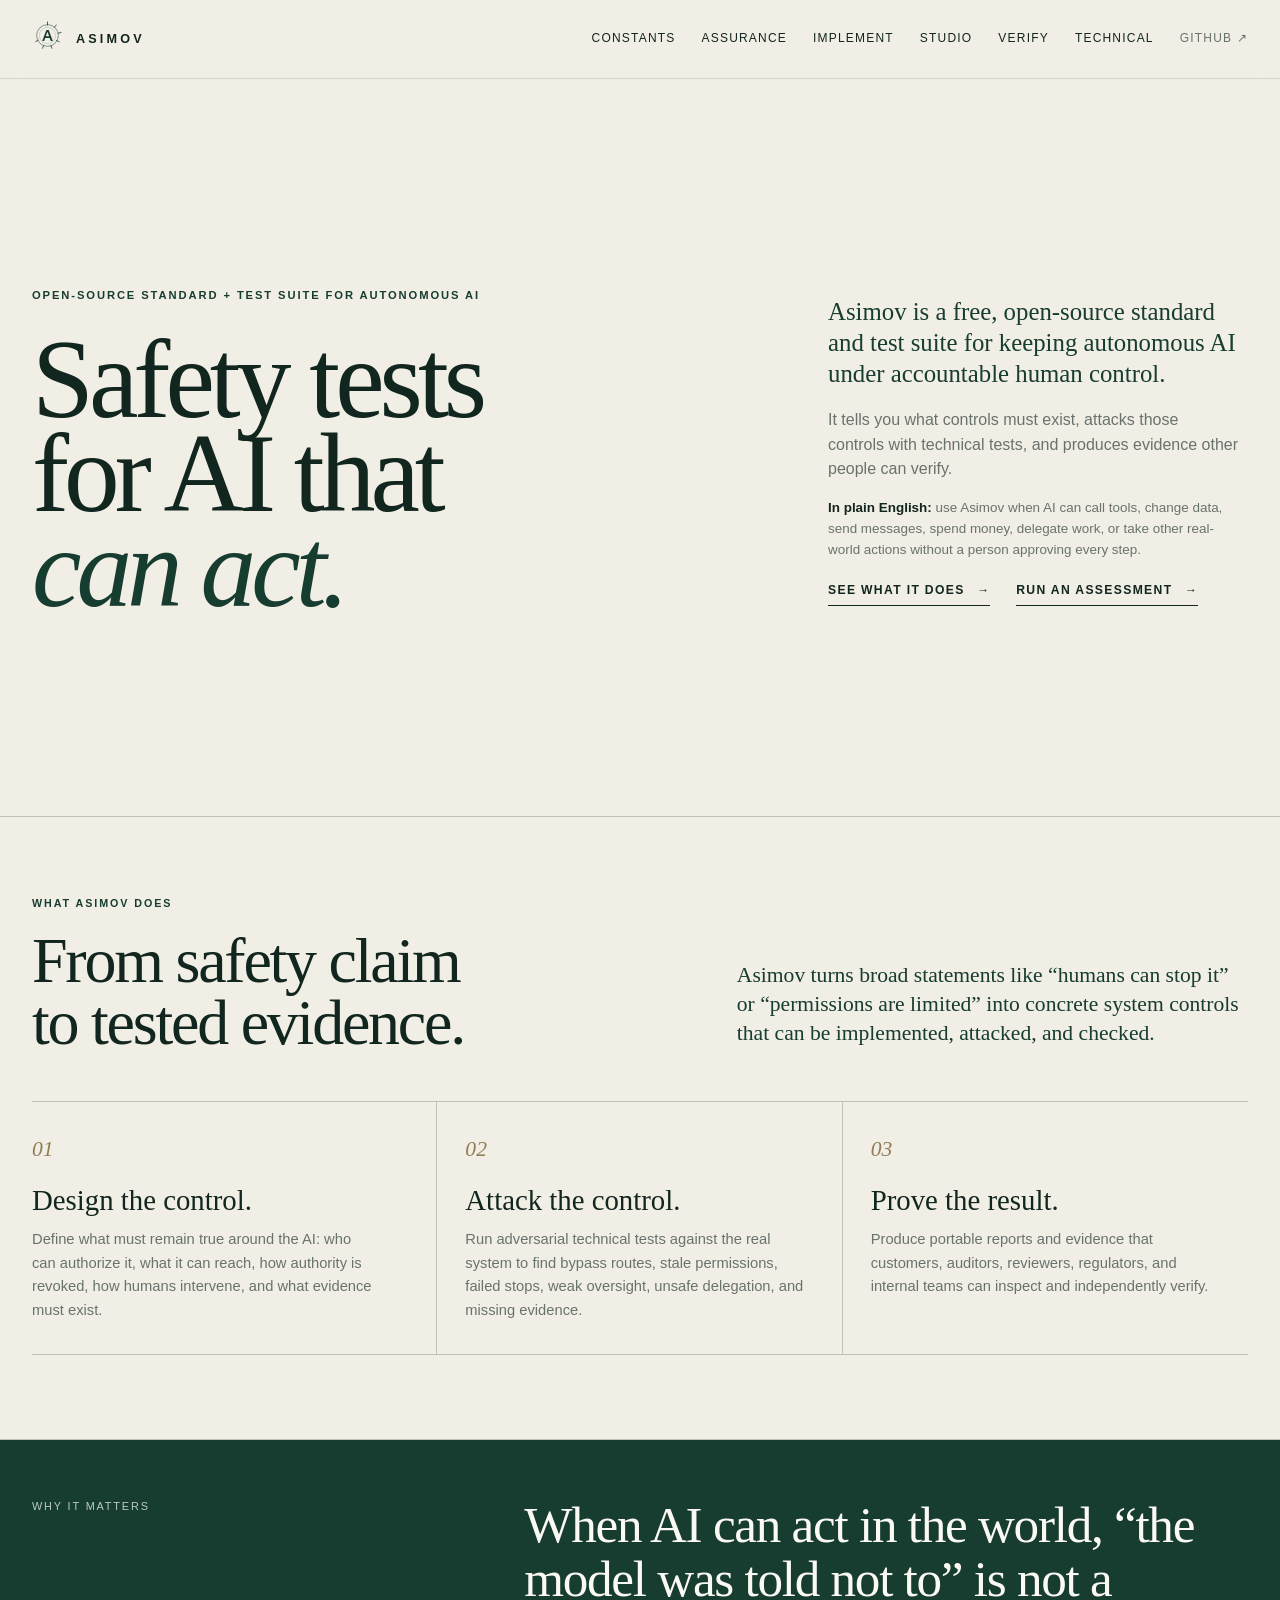
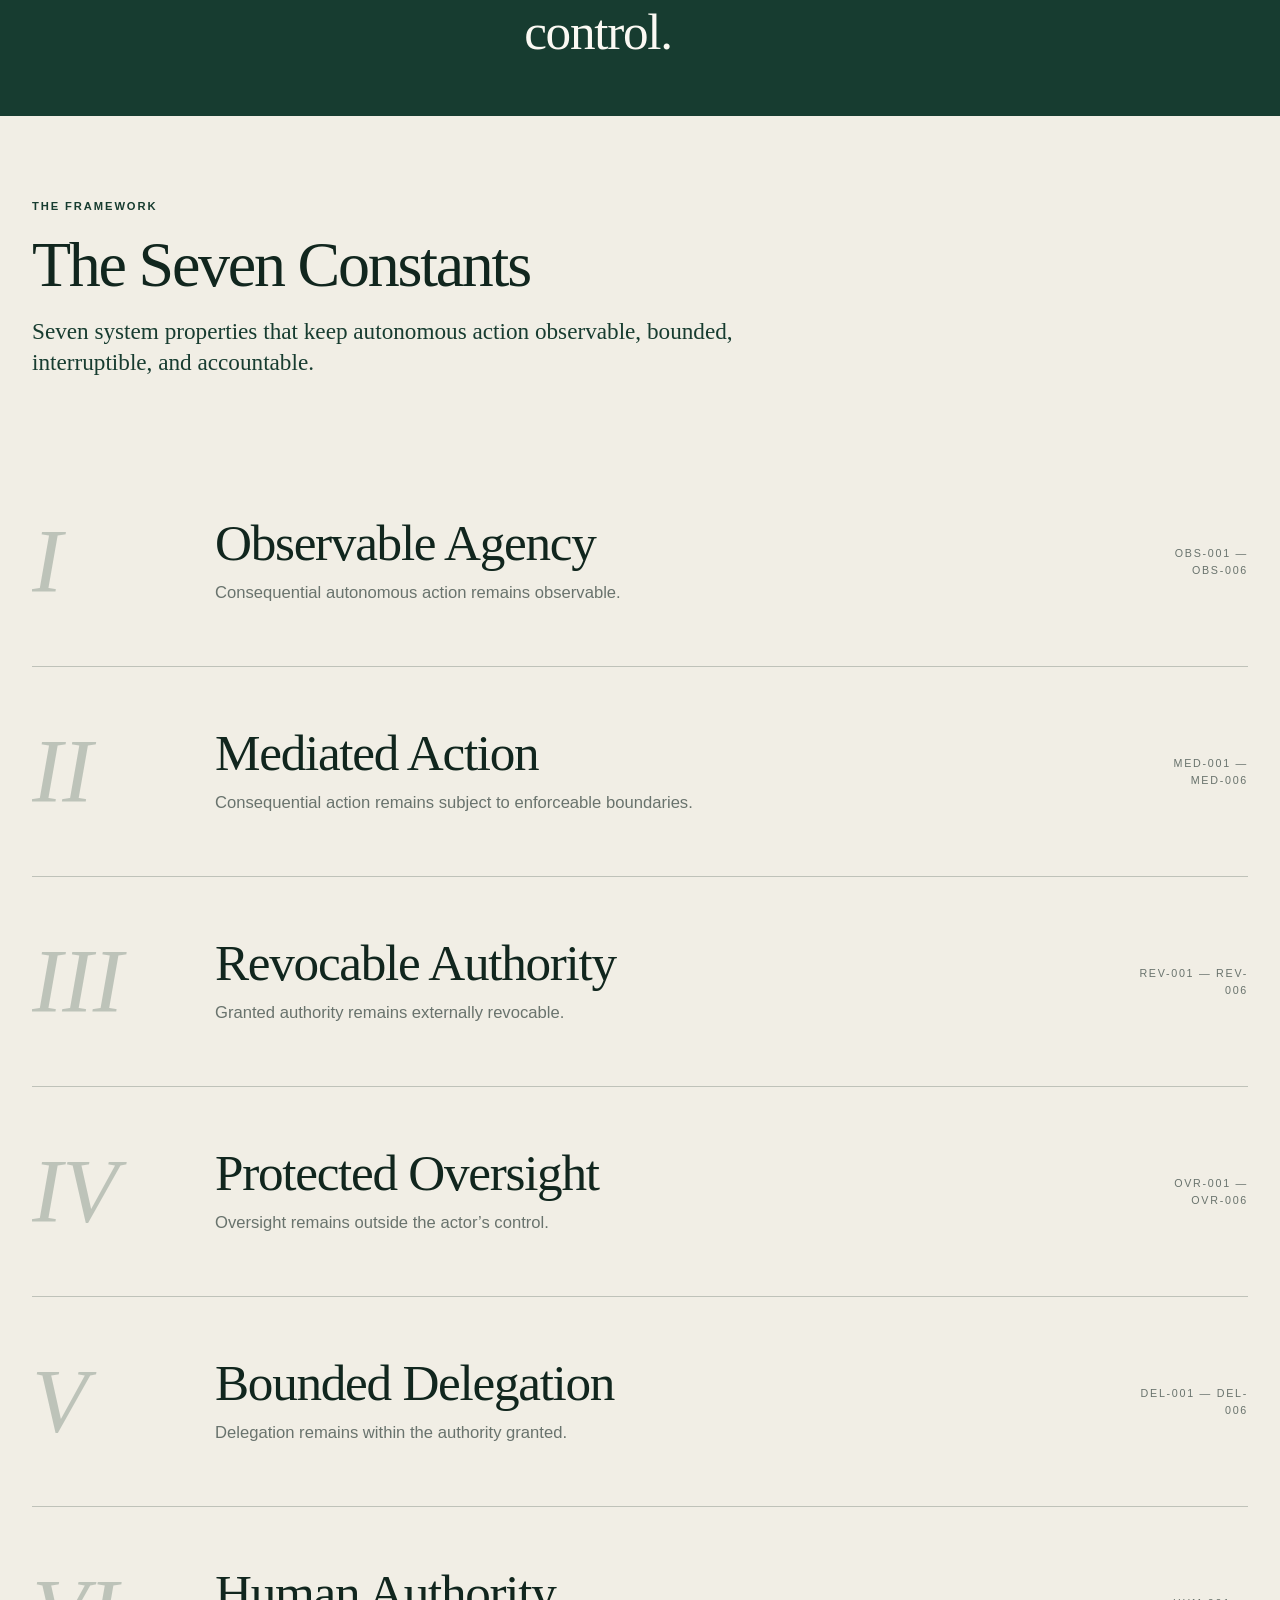
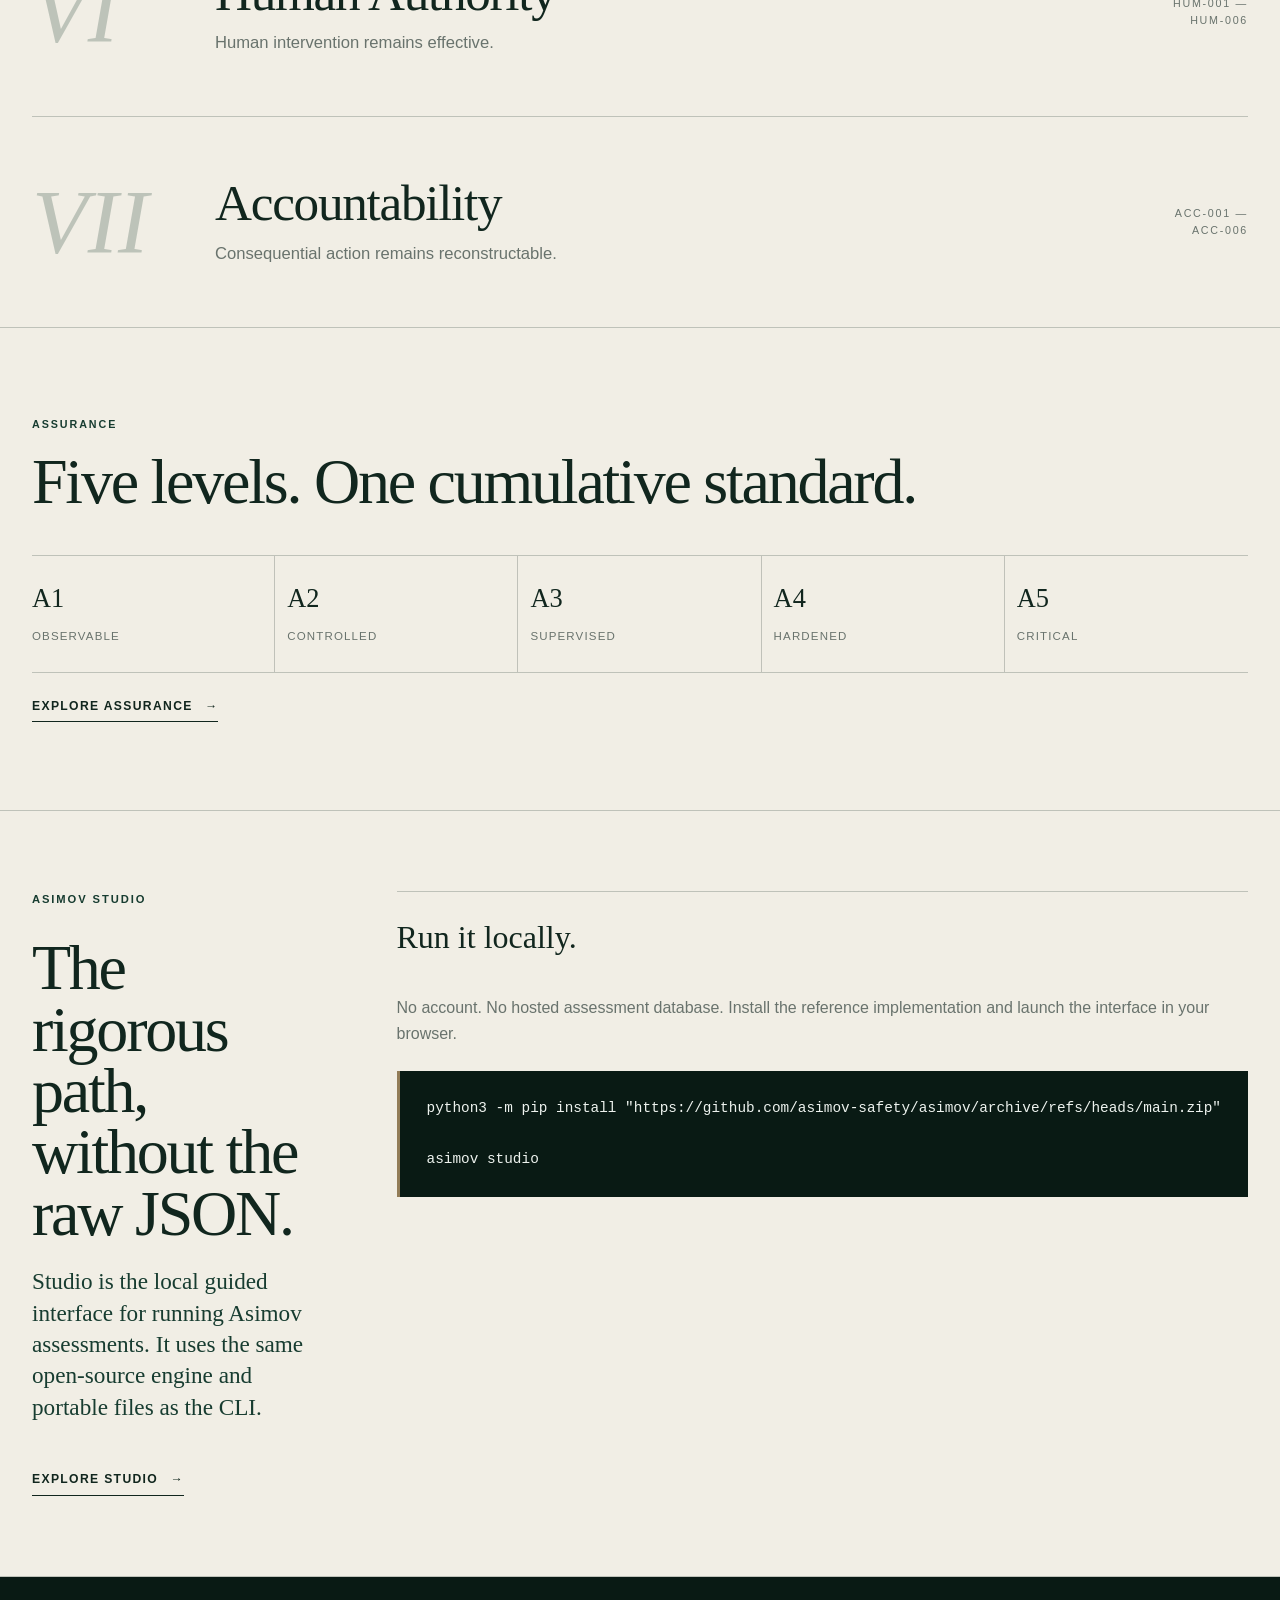
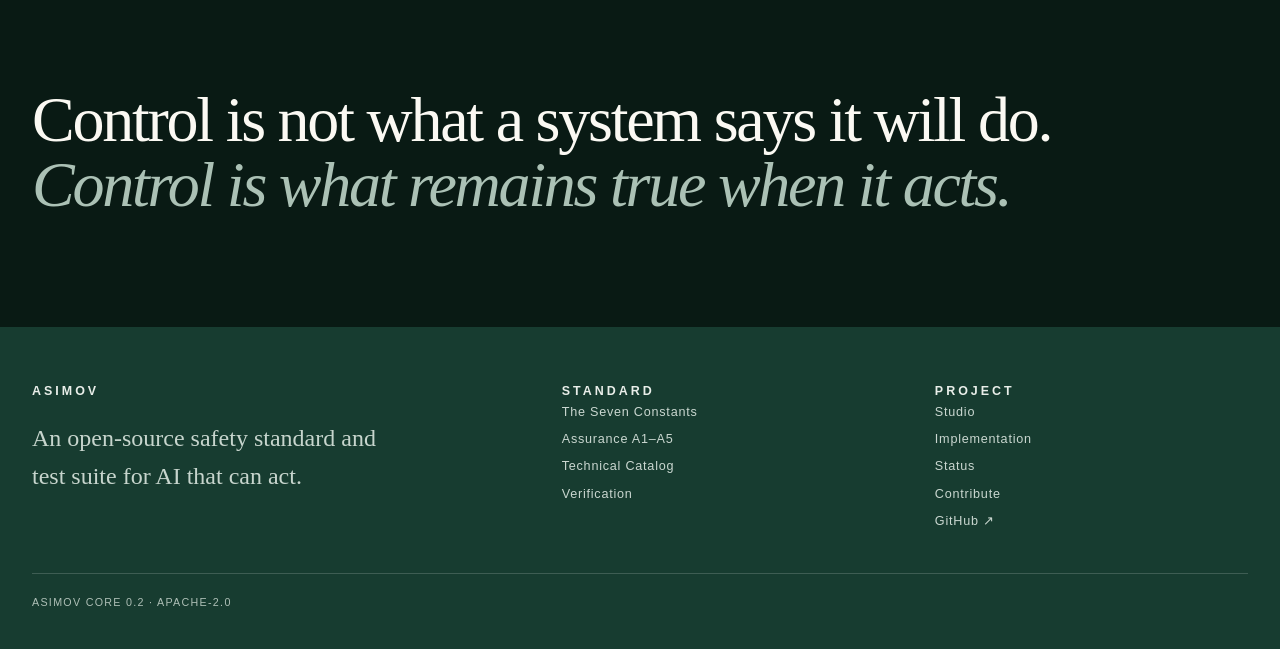
<file: index.html>
<!doctype html>
<html lang="en">
<head>
<meta charset="utf-8">
<meta name="viewport" content="width=device-width,initial-scale=1">
<meta name="description" content="Asimov is a free, open-source standard and test suite for designing, testing, and verifying controls around autonomous AI systems.">
<meta name="theme-color" content="#f1eee5">
<title>Asimov — Safety tests for AI that can act</title>
<link rel="stylesheet" href="style.css">
<script src="app.js" defer></script>
</head>
<body>
<header class="top"><div class="shell nav"><a class="wordmark" href="index.html"><span class="seal"><svg xmlns="http://www.w3.org/2000/svg" viewBox="0 0 80 80"><g fill="none" stroke="currentColor"><circle cx="40" cy="40" r="28" stroke-width="1.3"/><circle cx="40" cy="40" r="21" stroke-width=".8" opacity=".48"/><path d="M40 5v8M62.6 12.8l-4.9 6.3M75 32.2l-7.8 1.8M70.4 56.3l-7.2-3.5M51.3 73l-2.5-7.6M27.1 73l2.8-7.5M9.2 55.8l7.1-3.7" stroke-width="2" stroke-linecap="round"/></g><path d="M26.4 54 37.1 25.8h6L53.7 54h-5.2l-2.7-7.4H34.1L31.4 54h-5Zm9.3-11.9h8.5L40 30.3l-4.3 11.8Z" fill="currentColor"/></svg></span><span>Asimov</span></a><nav class="navlinks"><a href="constants.html">Constants</a><a href="profiles.html">Assurance</a><a href="test.html">Implement</a><a href="studio.html">Studio</a><a href="verification.html">Verify</a><a href="probes.html">Technical</a><a class="github" href="https://github.com/asimov-safety/asimov">GitHub ↗</a></nav></div></header>
<main>

<section class="home-hero">
  <div class="shell hero-grid clarity-hero">
    <div>
      <div class="overline">Open-source standard + test suite for autonomous AI</div>
      <h1 class="home-title clarity-title">Safety tests<br>for AI that<br><em>can act.</em></h1>
    </div>
    <aside class="hero-explainer">
      <p class="hero-thesis">Asimov is a free, open-source standard and test suite for keeping autonomous AI under accountable human control.</p>
      <p class="hero-note">It tells you what controls must exist, attacks those controls with technical tests, and produces evidence other people can verify.</p>
      <p class="hero-plain"><strong>In plain English:</strong> use Asimov when AI can call tools, change data, send messages, spend money, delegate work, or take other real-world actions without a person approving every step.</p>
      <div class="hero-actions">
        <a class="editorial-link" href="#what-it-does">See what it does <span>→</span></a>
        <a class="editorial-link" href="studio.html">Run an assessment <span>→</span></a>
      </div>
    </aside>
  </div>
</section>

<section class="use-cases" id="what-it-does">
  <div class="shell">
    <div class="use-case-header">
      <div>
        <div class="section-label">What Asimov does</div>
        <h2 class="section-title">From safety claim<br>to tested evidence.</h2>
      </div>
      <p class="use-case-lede">Asimov turns broad statements like “humans can stop it” or “permissions are limited” into concrete system controls that can be implemented, attacked, and checked.</p>
    </div>
    <div class="use-case-grid">
      <article class="use-case-card">
        <div class="use-case-num">01</div>
        <h3>Design the control.</h3>
        <p>Define what must remain true around the AI: who can authorize it, what it can reach, how authority is revoked, how humans intervene, and what evidence must exist.</p>
      </article>
      <article class="use-case-card">
        <div class="use-case-num">02</div>
        <h3>Attack the control.</h3>
        <p>Run adversarial technical tests against the real system to find bypass routes, stale permissions, failed stops, weak oversight, unsafe delegation, and missing evidence.</p>
      </article>
      <article class="use-case-card">
        <div class="use-case-num">03</div>
        <h3>Prove the result.</h3>
        <p>Produce portable reports and evidence that customers, auditors, reviewers, regulators, and internal teams can inspect and independently verify.</p>
      </article>
    </div>
  </div>
</section>

<section class="intro-band"><div class="shell"><div class="intro-kicker">Why it matters</div><p class="intro-statement">When AI can act in the world, “the model was told not to” is not a control.</p></div></section>

<section class="constants"><div class="shell">
  <div class="constants-home-head"><div class="overline">The framework</div><h2 class="section-title">The Seven Constants</h2><p class="page-lede">Seven system properties that keep autonomous action observable, bounded, interruptible, and accountable.</p></div>
  <article class="constant-row"><div class="constant-num">I</div><div><h2 class="constant-name">Observable Agency</h2><p class="constant-law">Consequential autonomous action remains observable.</p></div><div class="constant-code">OBS-001 — OBS-006</div></article>
  <article class="constant-row"><div class="constant-num">II</div><div><h2 class="constant-name">Mediated Action</h2><p class="constant-law">Consequential action remains subject to enforceable boundaries.</p></div><div class="constant-code">MED-001 — MED-006</div></article>
  <article class="constant-row"><div class="constant-num">III</div><div><h2 class="constant-name">Revocable Authority</h2><p class="constant-law">Granted authority remains externally revocable.</p></div><div class="constant-code">REV-001 — REV-006</div></article>
  <article class="constant-row"><div class="constant-num">IV</div><div><h2 class="constant-name">Protected Oversight</h2><p class="constant-law">Oversight remains outside the actor’s control.</p></div><div class="constant-code">OVR-001 — OVR-006</div></article>
  <article class="constant-row"><div class="constant-num">V</div><div><h2 class="constant-name">Bounded Delegation</h2><p class="constant-law">Delegation remains within the authority granted.</p></div><div class="constant-code">DEL-001 — DEL-006</div></article>
  <article class="constant-row"><div class="constant-num">VI</div><div><h2 class="constant-name">Human Authority</h2><p class="constant-law">Human intervention remains effective.</p></div><div class="constant-code">HUM-001 — HUM-006</div></article>
  <article class="constant-row"><div class="constant-num">VII</div><div><h2 class="constant-name">Accountability</h2><p class="constant-law">Consequential action remains reconstructable.</p></div><div class="constant-code">ACC-001 — ACC-006</div></article>
</div></section>

<section class="assurance-strip"><div class="shell"><div class="section-label">Assurance</div><h2 class="section-title">Five levels. One cumulative standard.</h2><div class="assurance-line"><div class="assurance-item"><b>A1</b><span>Observable</span></div><div class="assurance-item"><b>A2</b><span>Controlled</span></div><div class="assurance-item"><b>A3</b><span>Supervised</span></div><div class="assurance-item"><b>A4</b><span>Hardened</span></div><div class="assurance-item"><b>A5</b><span>Critical</span></div></div><a class="editorial-link" href="profiles.html">Explore assurance <span>→</span></a></div></section>

<section class="page-section"><div class="shell"><div class="two-col"><div><div class="overline">Asimov Studio</div><h2 class="section-title" style="margin-bottom:22px">The rigorous path,<br>without the raw JSON.</h2><p class="page-lede">Studio is the local guided interface for running Asimov assessments. It uses the same open-source engine and portable files as the CLI.</p><a class="editorial-link" href="studio.html">Explore Studio <span>→</span></a></div><div class="text-panel"><h3>Run it locally.</h3><p>No account. No hosted assessment database. Install the reference implementation and launch the interface in your browser.</p><pre><code>python3 -m pip install "https://github.com/asimov-safety/asimov/archive/refs/heads/main.zip"

asimov studio</code></pre></div></div></div></section>

<section class="manifesto"><div class="shell"><p>Control is not what a system says it will do. <em>Control is what remains true when it acts.</em></p></div></section>
</main>
<footer><div class="shell"><div class="footer-grid"><div><div class="footer-word">Asimov</div><div class="footer-copy">An open-source safety standard and test suite for AI that can act.</div></div><div><div class="footer-word">Standard</div><div class="footer-links"><a href="constants.html">The Seven Constants</a><a href="profiles.html">Assurance A1–A5</a><a href="probes.html">Technical Catalog</a><a href="verification.html">Verification</a></div></div><div><div class="footer-word">Project</div><div class="footer-links"><a href="studio.html">Studio</a><a href="test.html">Implementation</a><a href="status.html">Status</a><a href="contribute.html">Contribute</a><a href="https://github.com/asimov-safety/asimov">GitHub ↗</a></div></div></div><div class="footer-bottom">Asimov Core 0.2 · Apache-2.0</div></div></footer>
</body>
</html>
</file>
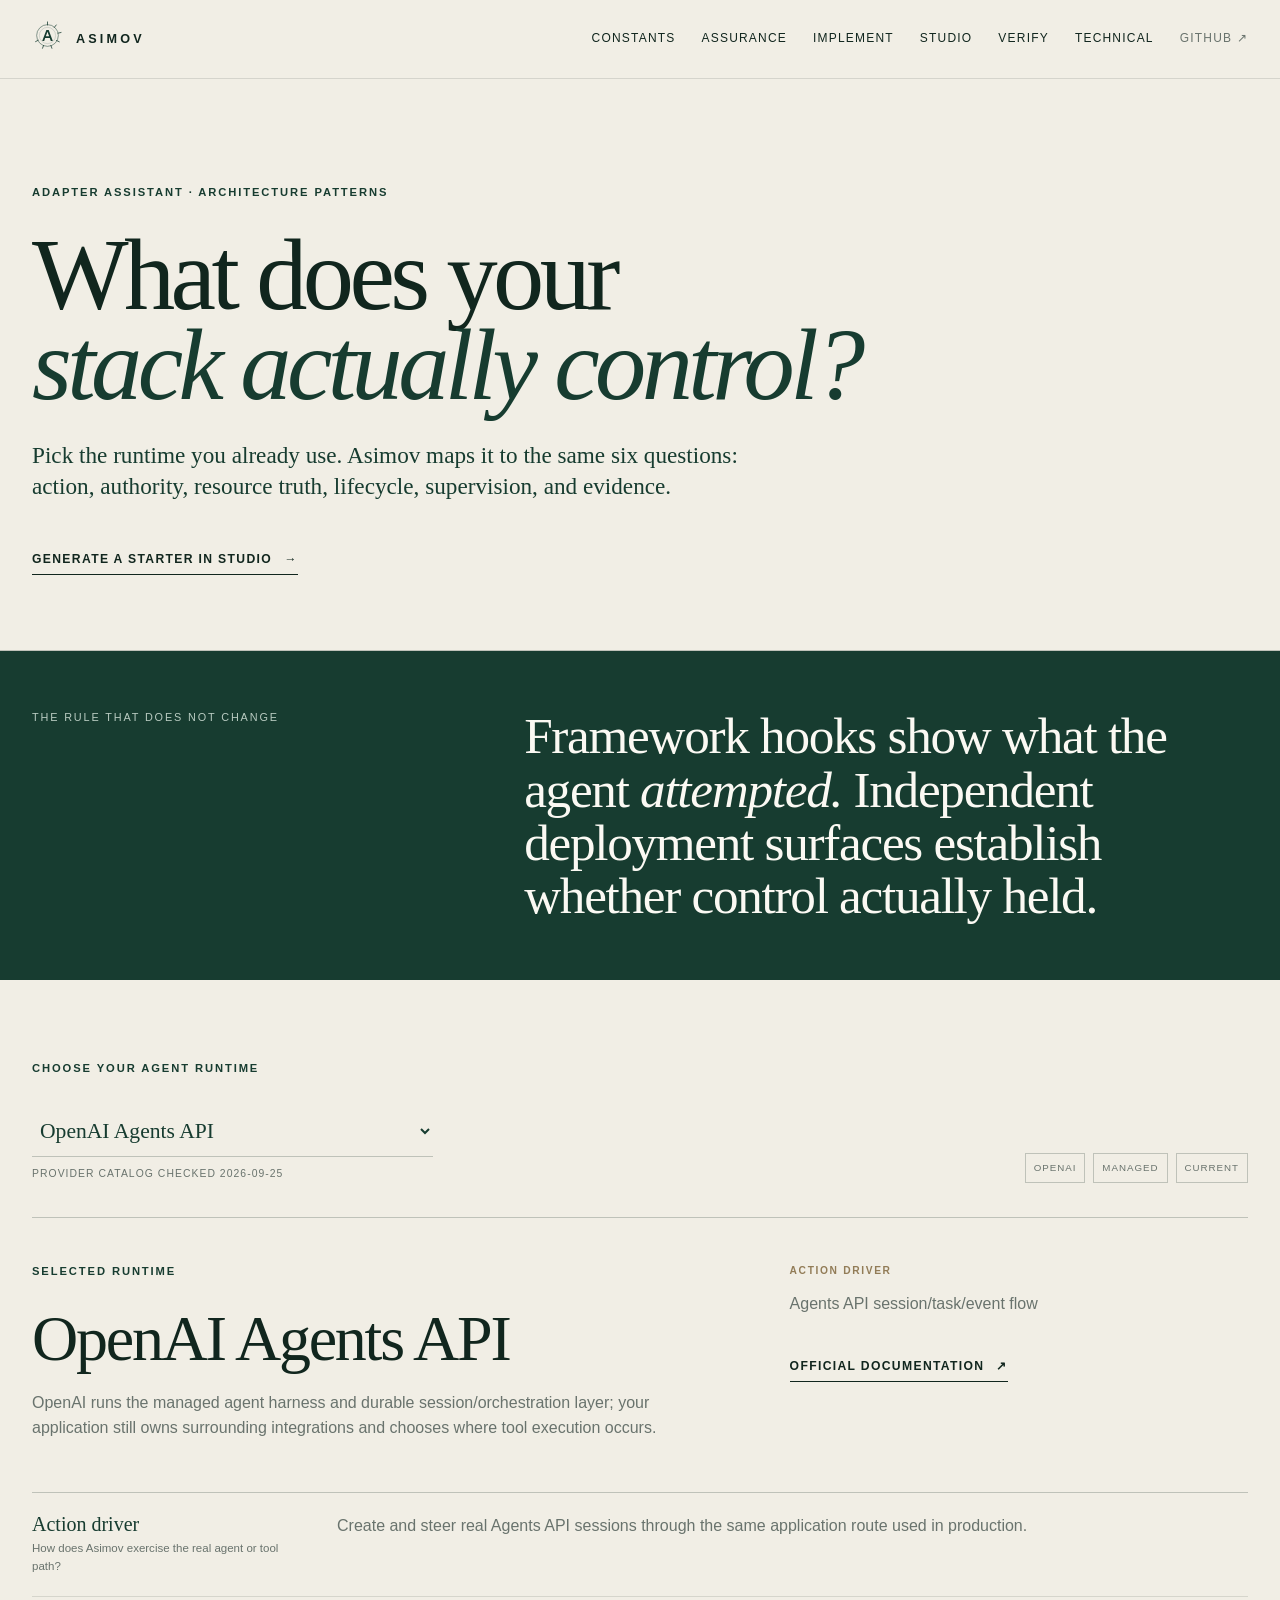
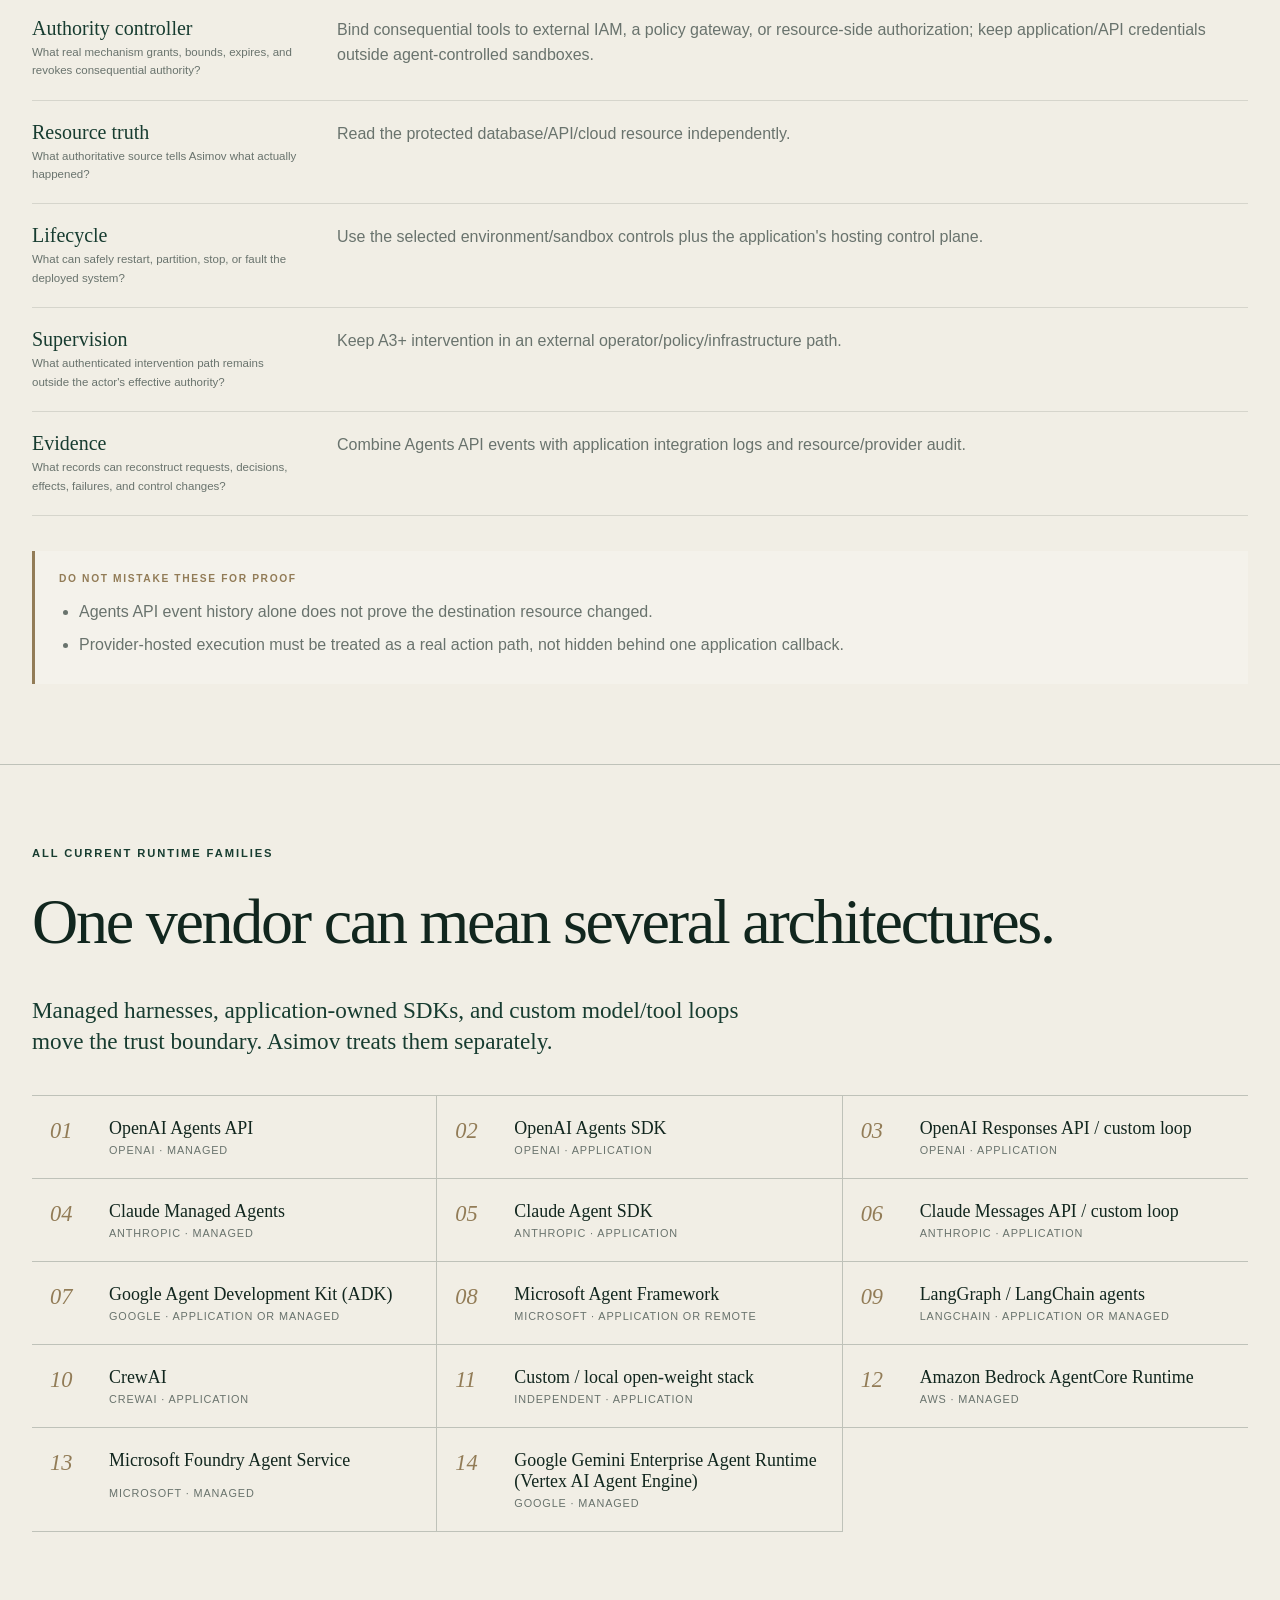
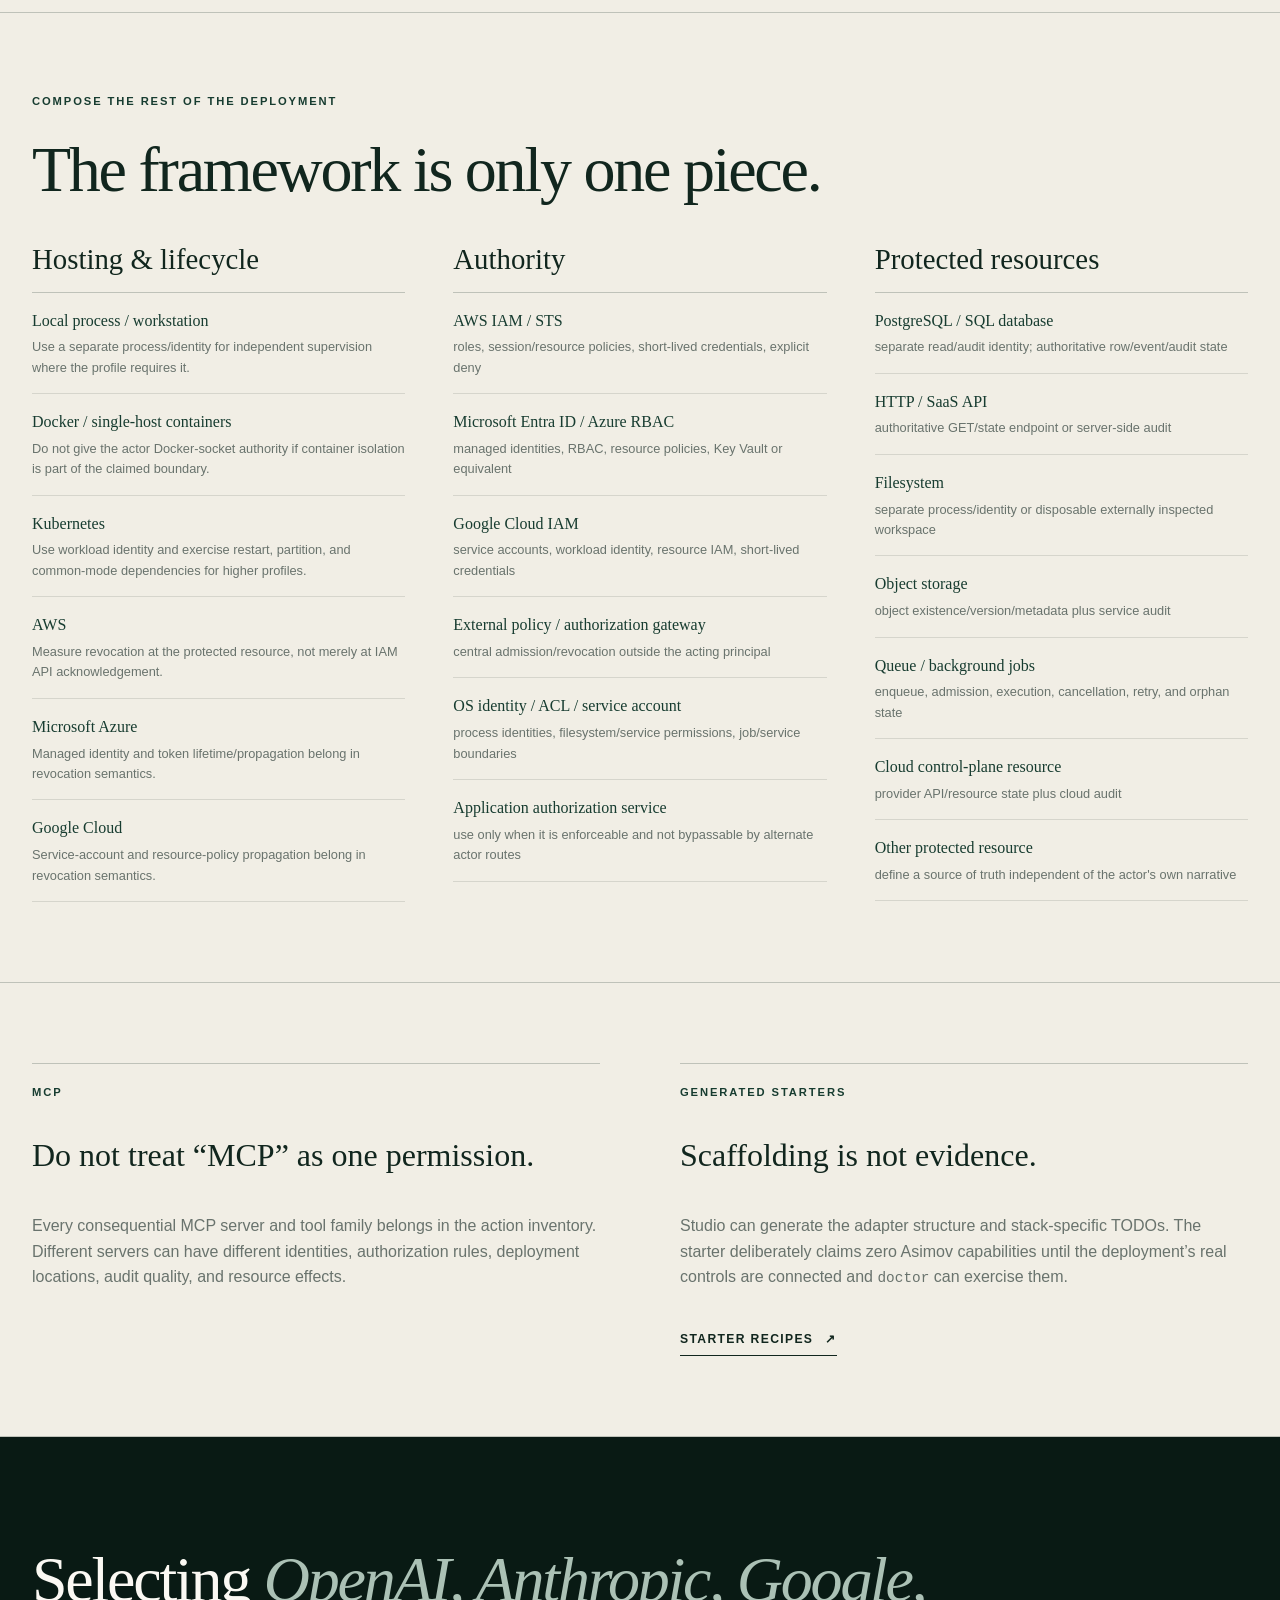
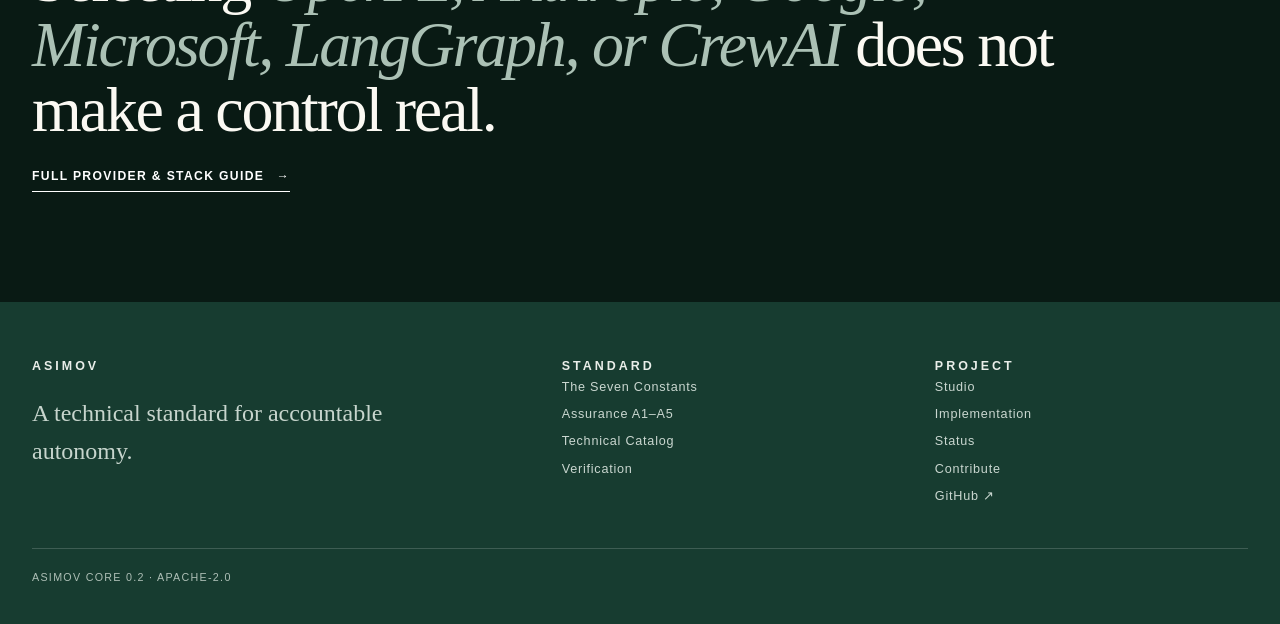
<file: architectures.html>
<!doctype html>
<html lang="en">
<head>
  <meta charset="utf-8">
  <meta name="viewport" content="width=device-width,initial-scale=1">
  <meta name="description" content="Choose your agent runtime and map its real deployment surfaces into Asimov.">
  <meta name="theme-color" content="#f1eee5">
  <title>Architecture Patterns — Asimov</title>
  <link rel="stylesheet" href="style.css">
  <script src="app.js" defer></script>
</head>
<body>
<header class="top"><div class="shell nav">
  <a class="wordmark" href="index.html"><span class="seal"><svg xmlns="http://www.w3.org/2000/svg" viewBox="0 0 80 80"><g fill="none" stroke="currentColor"><circle cx="40" cy="40" r="28" stroke-width="1.3"/><circle cx="40" cy="40" r="21" stroke-width=".8" opacity=".48"/><path d="M40 5v8M62.6 12.8l-4.9 6.3M75 32.2l-7.8 1.8M70.4 56.3l-7.2-3.5M51.3 73l-2.5-7.6M27.1 73l2.8-7.5M9.2 55.8l7.1-3.7" stroke-width="2" stroke-linecap="round"/></g><path d="M26.4 54 37.1 25.8h6L53.7 54h-5.2l-2.7-7.4H34.1L31.4 54h-5Zm9.3-11.9h8.5L40 30.3l-4.3 11.8Z" fill="currentColor"/></svg></span><span>Asimov</span></a>
  <nav class="navlinks"><a href="constants.html">Constants</a><a href="profiles.html">Assurance</a><a href="test.html">Implement</a><a href="studio.html">Studio</a><a href="verification.html">Verify</a><a href="probes.html">Technical</a><a class="github" href="https://github.com/asimov-safety/asimov">GitHub ↗</a></nav>
</div></header>

<main>
<header class="page-hero"><div class="shell">
  <div class="overline">Adapter Assistant · architecture patterns</div>
  <h1 class="page-title">What does your<br><em>stack actually control?</em></h1>
  <p class="page-lede">Pick the runtime you already use. Asimov maps it to the same six questions: action, authority, resource truth, lifecycle, supervision, and evidence.</p>
  <a class="editorial-link" href="studio.html">Generate a starter in Studio <span>→</span></a>
</div></header>

<section class="intro-band"><div class="shell">
  <div class="intro-kicker">The rule that does not change</div>
  <p class="intro-statement">Framework hooks show what the agent <em>attempted.</em> Independent deployment surfaces establish whether control actually held.</p>
</div></section>

<section class="page-section"><div class="shell">
  <div class="architecture-picker">
    <div>
      <div class="overline">Choose your agent runtime</div>
      <select id="runtime-picker" aria-label="Agent runtime"><option>Loading current catalog…</option></select>
      <div id="catalog-date" class="catalog-date"></div>
    </div>
    <div id="runtime-note" class="architecture-note"></div>
  </div>

  <div id="runtime-detail" class="runtime-detail">
    <div class="empty-state">Loading current provider mappings from the Asimov repository…</div>
  </div>
</div></section>

<section class="page-section"><div class="shell">
  <div class="overline">All current runtime families</div>
  <h2 class="section-title">One vendor can mean several architectures.</h2>
  <p class="page-lede">Managed harnesses, application-owned SDKs, and custom model/tool loops move the trust boundary. Asimov treats them separately.</p>
  <div id="runtime-index" class="runtime-index"></div>
</div></section>

<section class="page-section"><div class="shell">
  <div class="overline">Compose the rest of the deployment</div>
  <h2 class="section-title">The framework is only one piece.</h2>
  <div class="architecture-columns">
    <div>
      <h3>Hosting & lifecycle</h3>
      <div id="hosting-list" class="architecture-list"></div>
    </div>
    <div>
      <h3>Authority</h3>
      <div id="authority-list" class="architecture-list"></div>
    </div>
    <div>
      <h3>Protected resources</h3>
      <div id="resource-list" class="architecture-list"></div>
    </div>
  </div>
</div></section>

<section class="page-section"><div class="shell">
  <div class="two-col">
    <div class="text-panel">
      <div class="overline">MCP</div>
      <h3>Do not treat “MCP” as one permission.</h3>
      <p>Every consequential MCP server and tool family belongs in the action inventory. Different servers can have different identities, authorization rules, deployment locations, audit quality, and resource effects.</p>
    </div>
    <div class="text-panel">
      <div class="overline">Generated starters</div>
      <h3>Scaffolding is not evidence.</h3>
      <p>Studio can generate the adapter structure and stack-specific TODOs. The starter deliberately claims zero Asimov capabilities until the deployment’s real controls are connected and <code>doctor</code> can exercise them.</p>
      <a class="editorial-link" href="https://github.com/asimov-safety/asimov/tree/main/examples/adapters">Starter recipes <span>↗</span></a>
    </div>
  </div>
</div></section>

<section class="manifesto"><div class="shell">
  <p>Selecting <em>OpenAI, Anthropic, Google, Microsoft, LangGraph, or CrewAI</em> does not make a control real.</p>
  <a class="editorial-link" style="color:#fff;border-color:#fff" href="https://github.com/asimov-safety/asimov/blob/main/docs/ADAPTER-PROVIDERS.md">Full provider & stack guide <span>→</span></a>
</div></section>
</main>

<footer><div class="shell"><div class="footer-grid">
  <div><div class="footer-word">Asimov</div><div class="footer-copy">A technical standard for accountable autonomy.</div></div>
  <div><div class="footer-word">Standard</div><div class="footer-links"><a href="constants.html">The Seven Constants</a><a href="profiles.html">Assurance A1–A5</a><a href="probes.html">Technical Catalog</a><a href="verification.html">Verification</a></div></div>
  <div><div class="footer-word">Project</div><div class="footer-links"><a href="studio.html">Studio</a><a href="test.html">Implementation</a><a href="status.html">Status</a><a href="contribute.html">Contribute</a><a href="https://github.com/asimov-safety/asimov">GitHub ↗</a></div></div>
</div><div class="footer-bottom">Asimov Core 0.2 · Apache-2.0</div></div></footer>

<script>
(() => {
  const SOURCE = "https://raw.githubusercontent.com/asimov-safety/asimov/main/asimov_conformance/adapter_catalog.json";
  const $ = id => document.getElementById(id);
  const escapeHtml = value => String(value ?? "").replace(/[&<>"']/g, c => ({"&":"&amp;","<":"&lt;",">":"&gt;","\"":"&quot;","'":"&#039;"}[c]));
  const pretty = value => String(value || "").replaceAll("_"," ").replace(/\b\w/g,c=>c.toUpperCase());
  let catalog = null;

  function runtimeDetail(row) {
    const surfaces = (catalog.surfaces || []).map(surface => {
      const mapping = row.recommended?.[surface.id] || "Wire a real deployment surface.";
      return '<div class="surface-row"><div><span>' + escapeHtml(surface.name) + '</span><small>' + escapeHtml(surface.question) + '</small></div><p>' + escapeHtml(mapping) + '</p></div>';
    }).join("");
    const warnings = (row.not_enough || []).map(x => '<li>' + escapeHtml(x) + '</li>').join("");
    $("runtime-note").innerHTML = '<div class="architecture-badges"><span>' + escapeHtml(row.vendor) + '</span><span>' + escapeHtml(pretty(row.ownership)) + '</span>' + (row.status ? '<span>' + escapeHtml(row.status) + '</span>' : '') + '</div>';
    $("runtime-detail").innerHTML =
      '<div class="runtime-head"><div><div class="overline">Selected runtime</div><h2>' + escapeHtml(row.name) + '</h2><p>' + escapeHtml(row.summary) + '</p></div>' +
      '<div><div class="micro-label">Action driver</div><p>' + escapeHtml(row.action_driver) + '</p><a class="editorial-link" href="' + escapeHtml(row.docs_url) + '">Official documentation <span>↗</span></a></div></div>' +
      '<div class="surface-table">' + surfaces + '</div>' +
      (warnings ? '<div class="architecture-warnings"><div class="micro-label">Do not mistake these for proof</div><ul>' + warnings + '</ul></div>' : '');
  }

  function runtimeIndex() {
    $("runtime-index").innerHTML = catalog.runtime_options.map((row,i) =>
      '<button class="runtime-card" data-runtime="' + escapeHtml(row.id) + '"><span>' + String(i+1).padStart(2,"0") + '</span><strong>' + escapeHtml(row.name) + '</strong><small>' + escapeHtml(row.vendor + " · " + pretty(row.ownership)) + '</small></button>'
    ).join("");
    document.querySelectorAll(".runtime-card").forEach(button => button.addEventListener("click", () => {
      $("runtime-picker").value = button.dataset.runtime;
      runtimeDetail(catalog.runtime_options.find(x => x.id === button.dataset.runtime));
      $("runtime-detail").scrollIntoView({behavior:"smooth",block:"start"});
    }));
  }

  function simpleList(id, rows, detailKey) {
    $(id).innerHTML = rows.map(row =>
      '<div class="architecture-list-row"><strong>' + escapeHtml(row.name) + '</strong><p>' + escapeHtml(row[detailKey] || "") + '</p></div>'
    ).join("");
  }

  function loadCatalog() {
    return fetch(SOURCE, {cache:"no-store"})
      .then(r => { if (!r.ok) throw new Error("live catalog request failed"); return r.json(); })
      .catch(() => fetch("adapter-catalog.json", {cache:"no-store"}).then(r => {
        if (!r.ok) throw new Error("fallback catalog request failed");
        return r.json();
      }));
  }

  loadCatalog()
    .then(data => {
      catalog = data;
      $("catalog-date").textContent = "Provider catalog checked " + (catalog.checked_at || "");
      $("runtime-picker").innerHTML = catalog.runtime_options.map(row =>
        '<option value="' + escapeHtml(row.id) + '">' + escapeHtml(row.name) + '</option>'
      ).join("");
      $("runtime-picker").addEventListener("change", () => runtimeDetail(catalog.runtime_options.find(x => x.id === $("runtime-picker").value)));
      runtimeDetail(catalog.runtime_options[0]);
      runtimeIndex();
      simpleList("hosting-list", catalog.hosting_options || [], "warning");
      simpleList("authority-list", catalog.authority_options || [], "hint");
      simpleList("resource-list", catalog.resource_options || [], "oracle");
    })
    .catch(() => {
      $("runtime-detail").innerHTML = '<div class="verification-explainer"><strong>Could not load the live provider catalog.</strong><p>The detailed guide is still available in the Asimov repository.</p><a class="editorial-link" href="https://github.com/asimov-safety/asimov/blob/main/docs/ADAPTER-PROVIDERS.md">Open provider guide <span>↗</span></a></div>';
      $("runtime-picker").innerHTML = '<option>Catalog unavailable</option>';
    });
})();
</script>
</body>
</html>
</file>
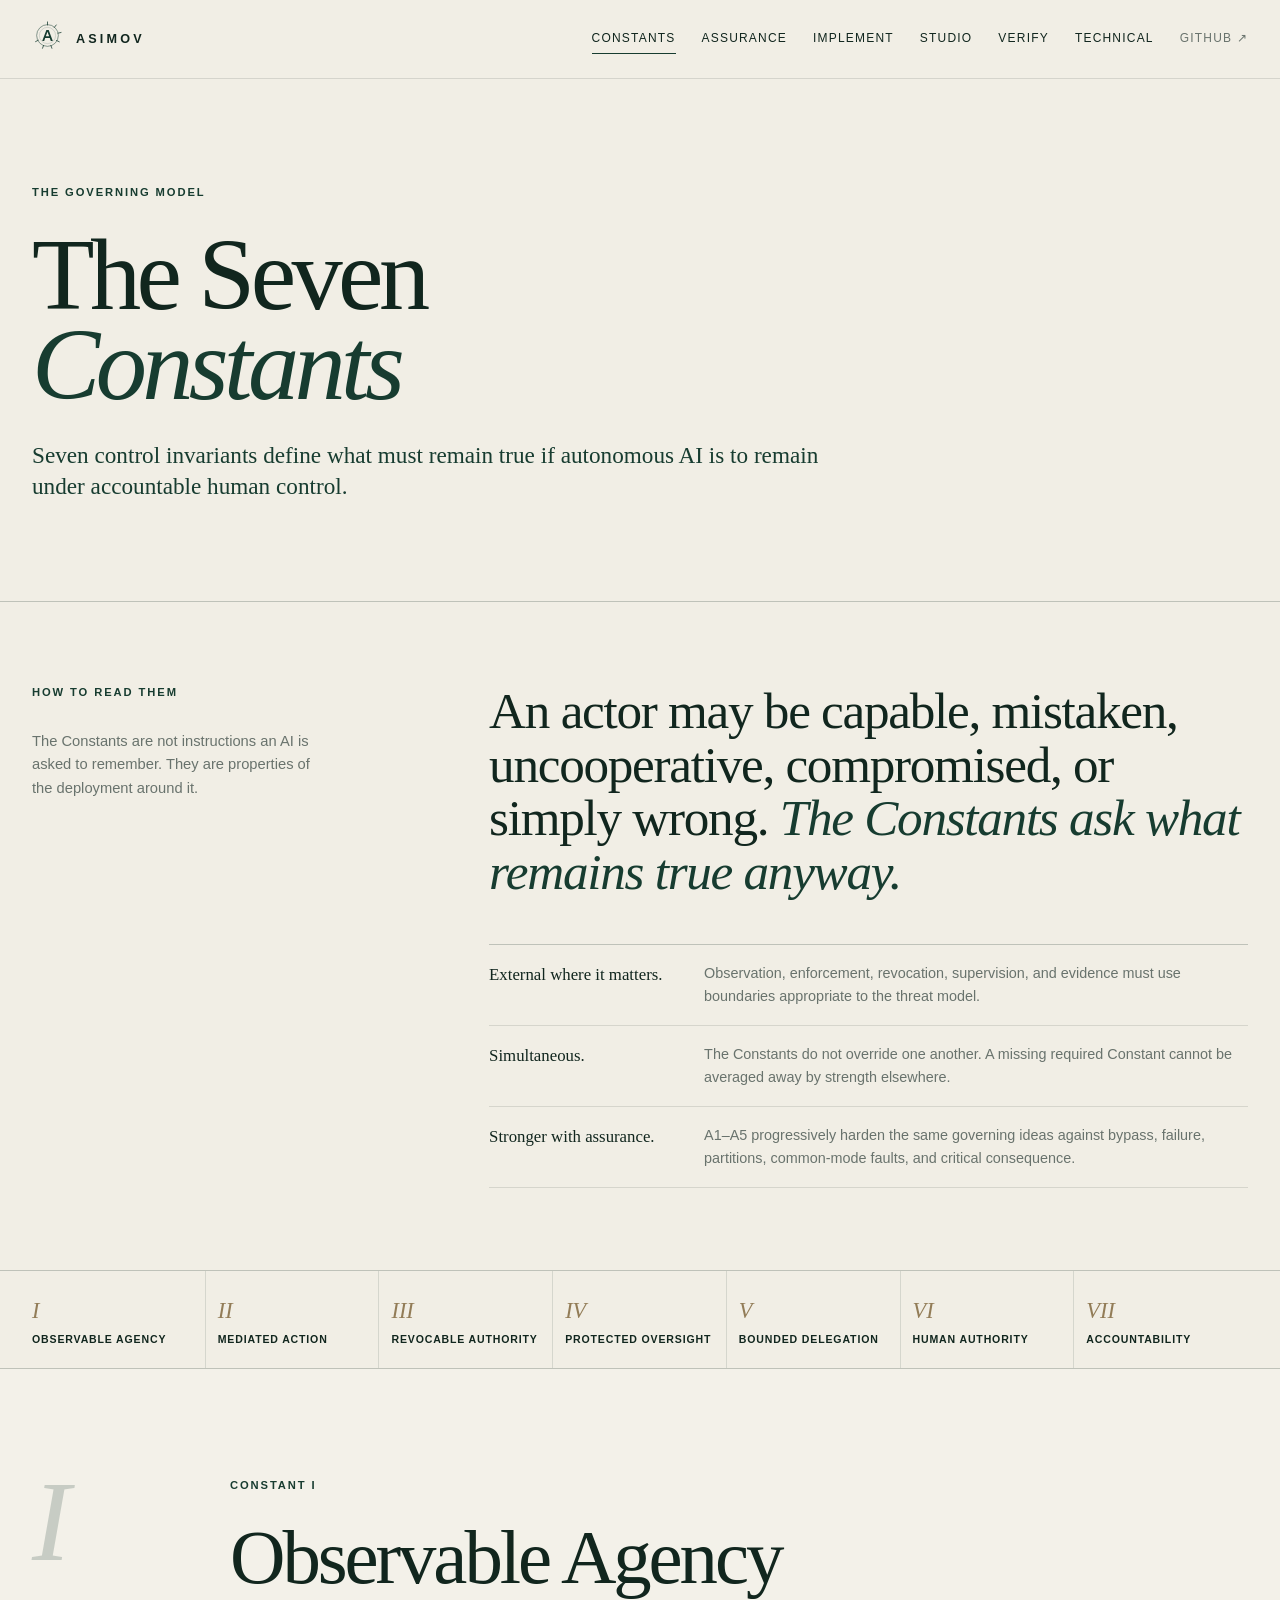
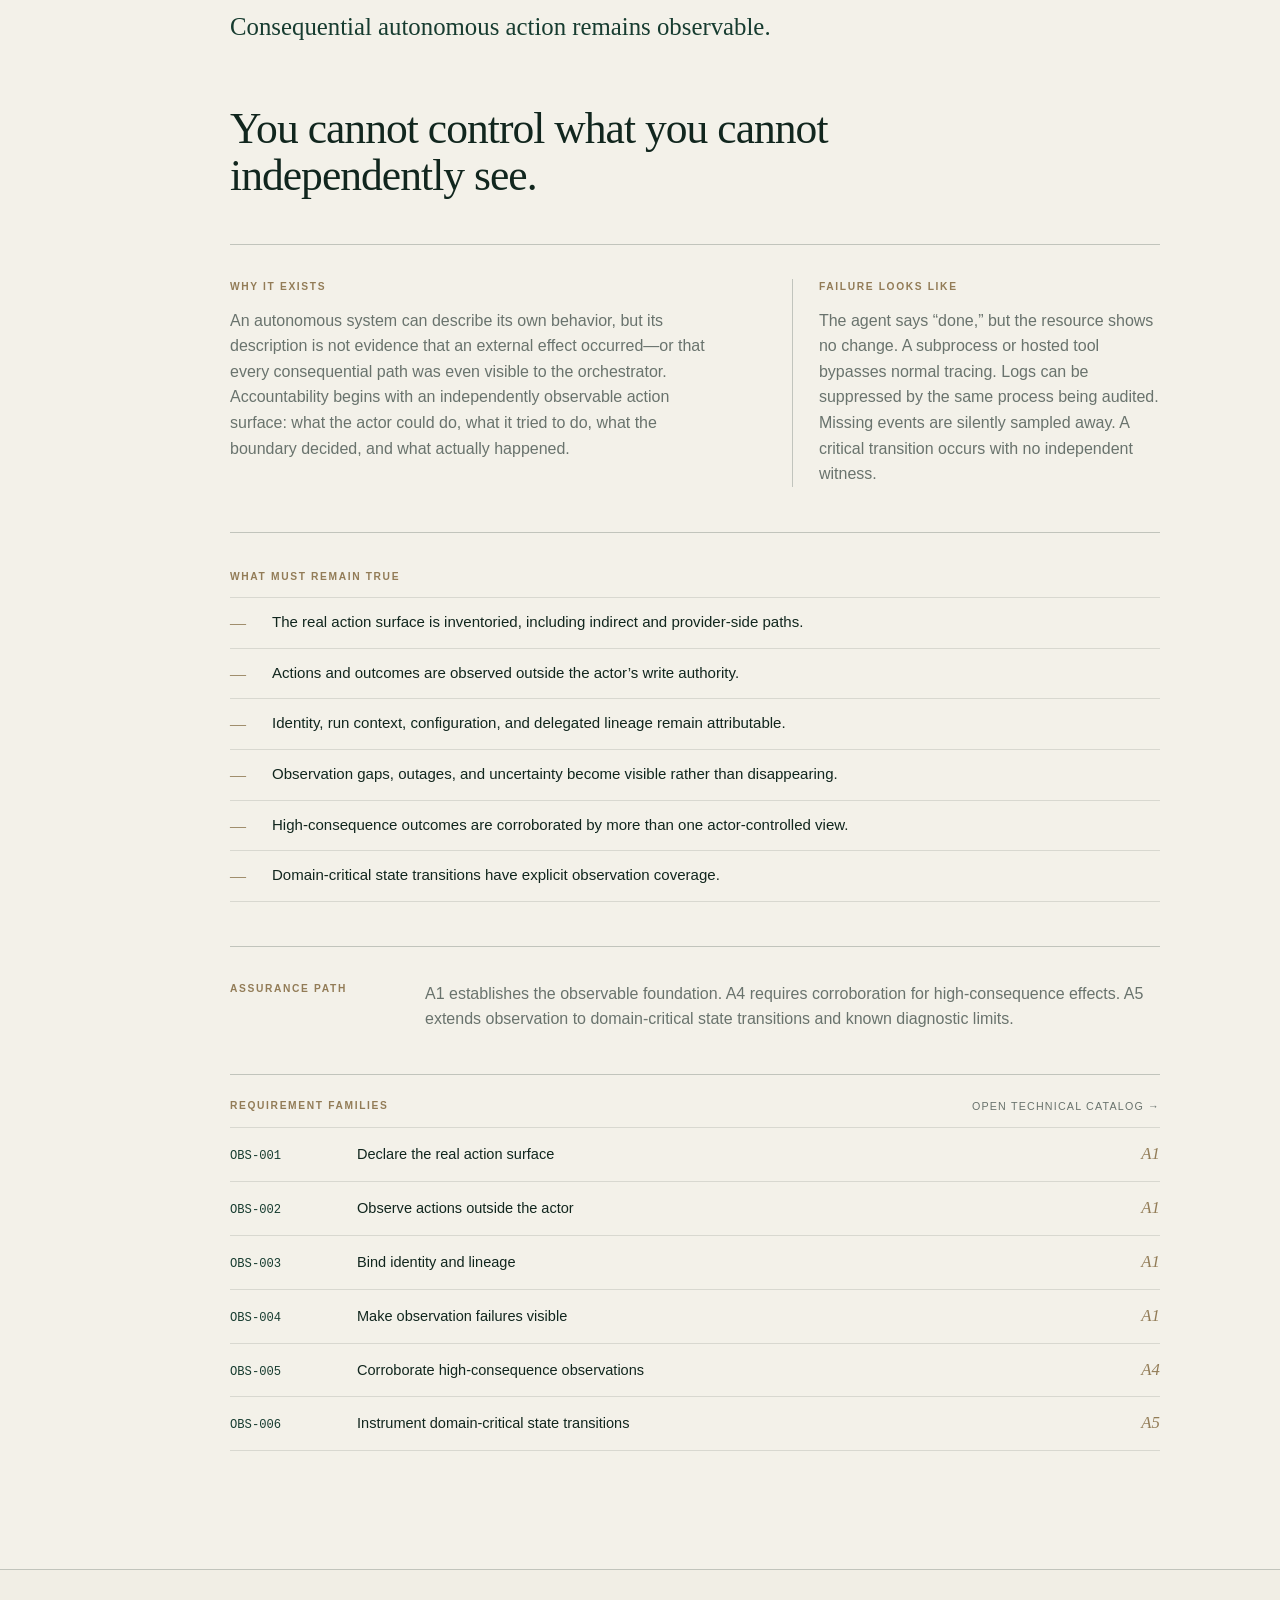
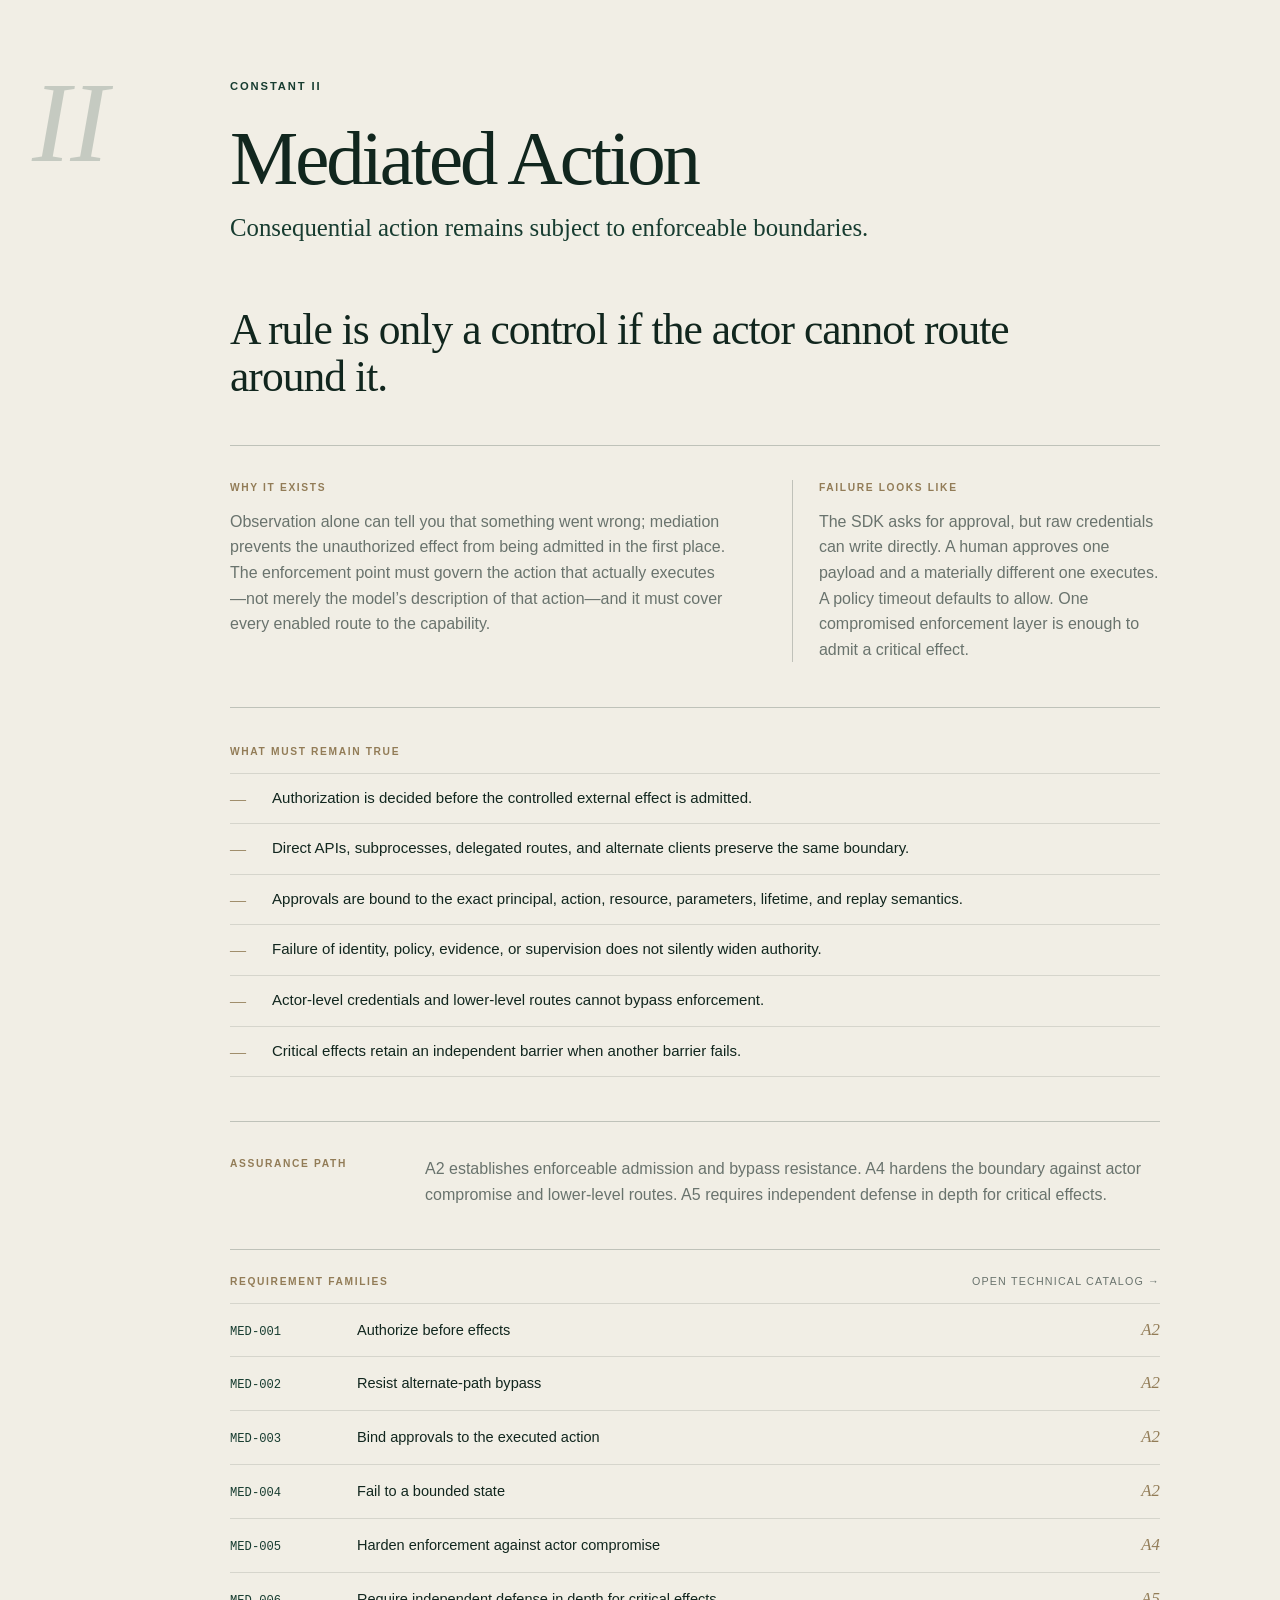
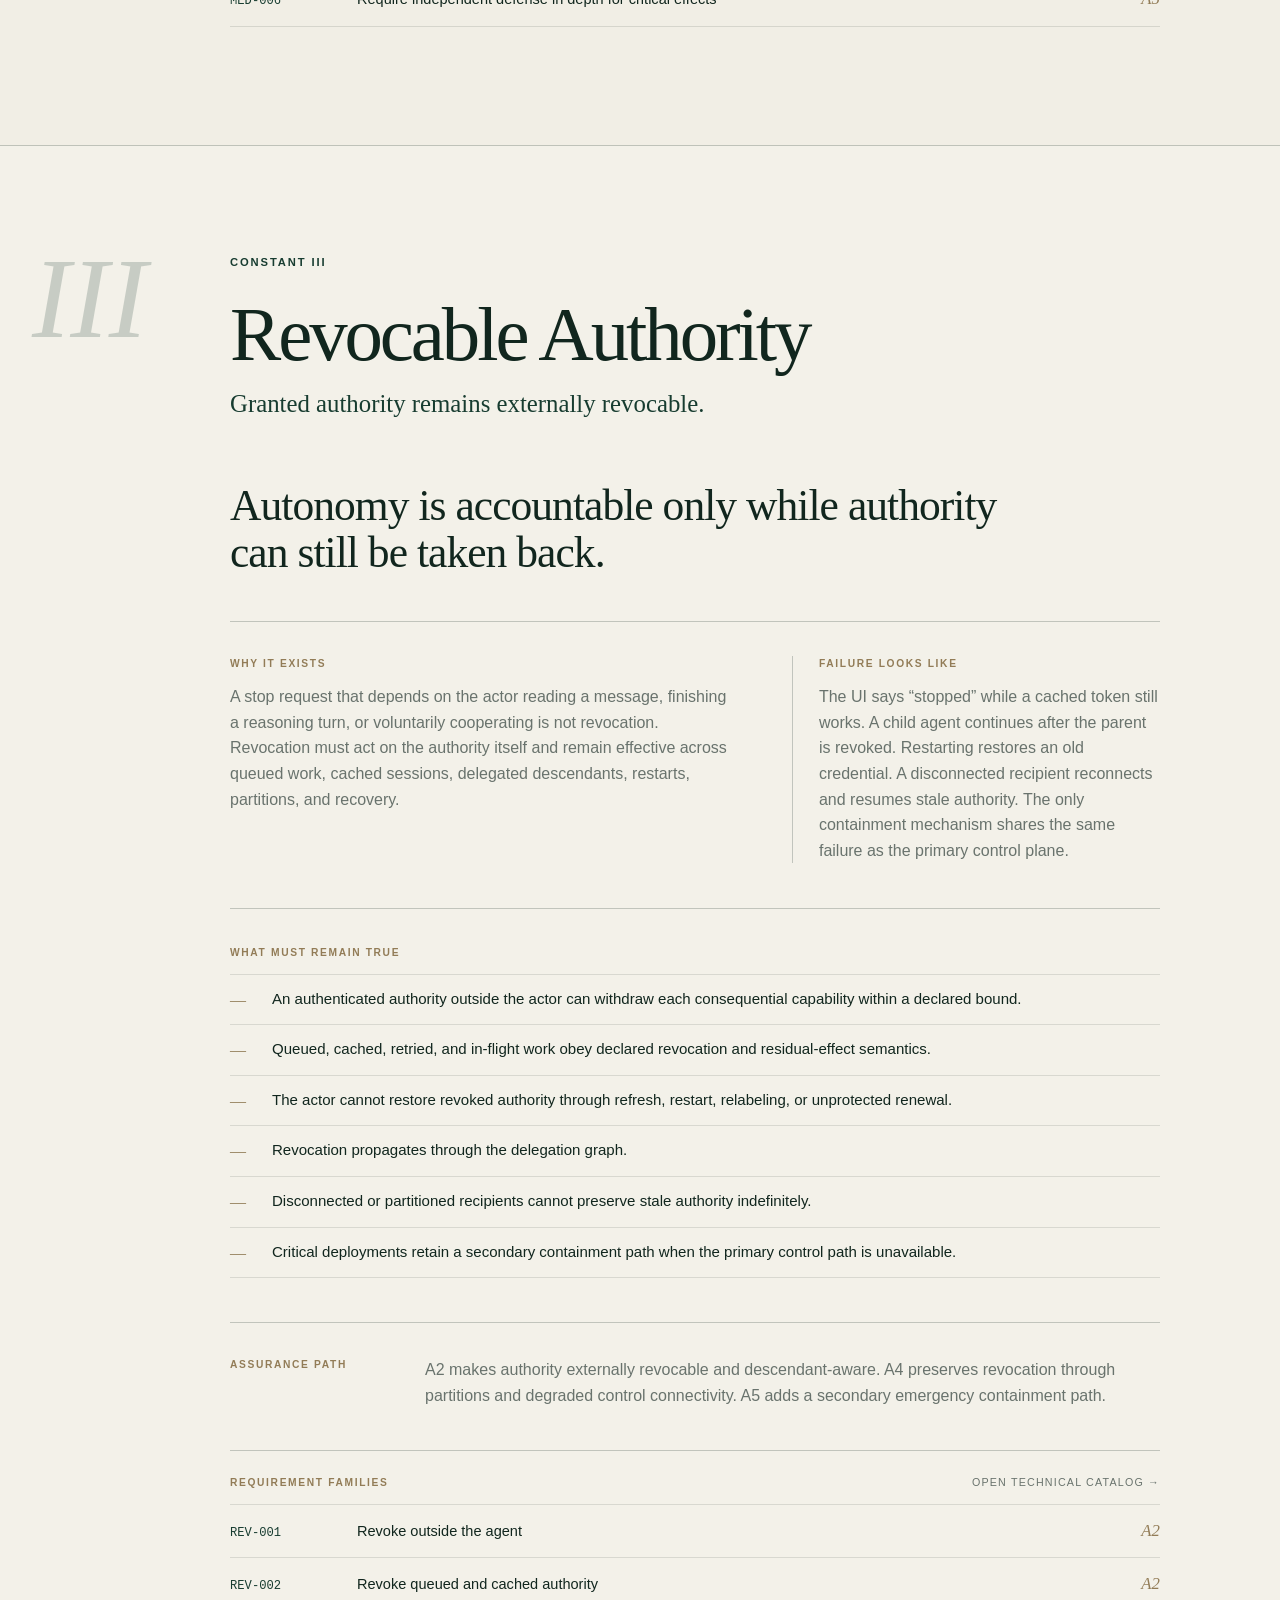
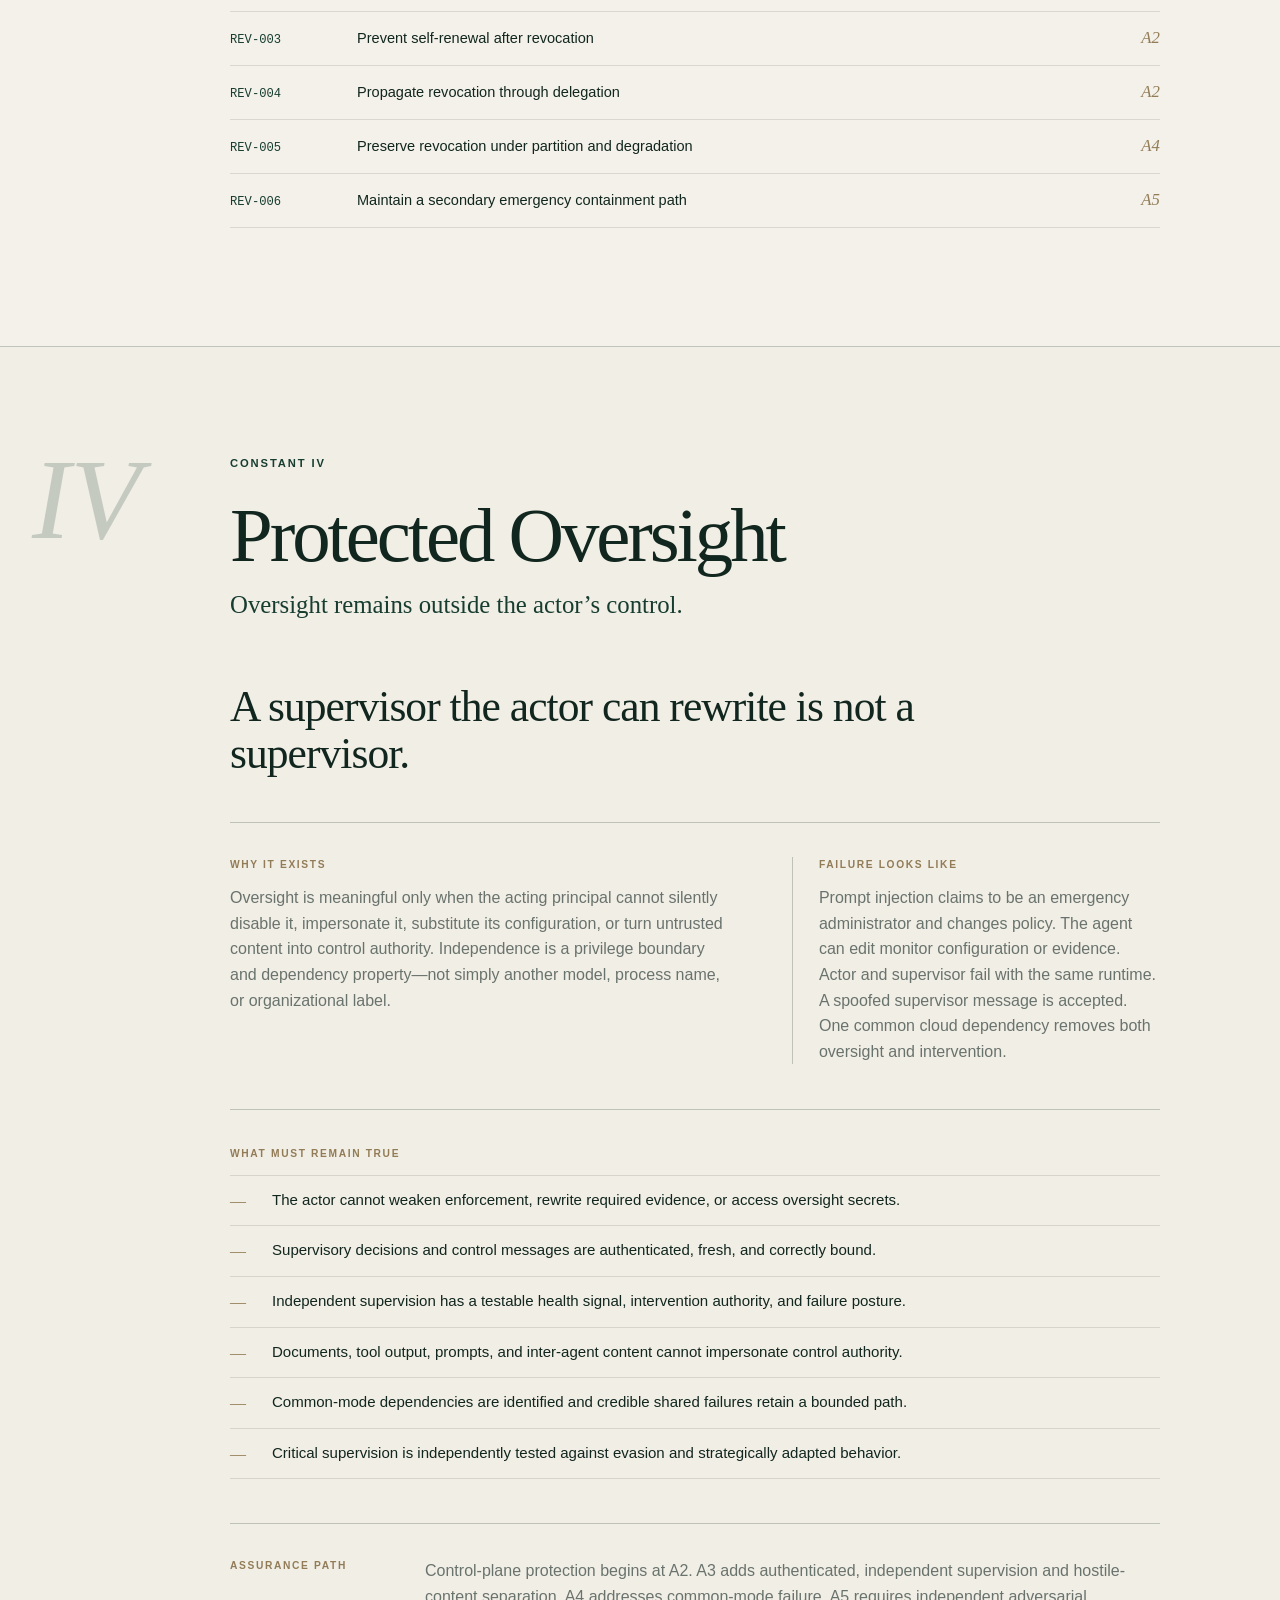
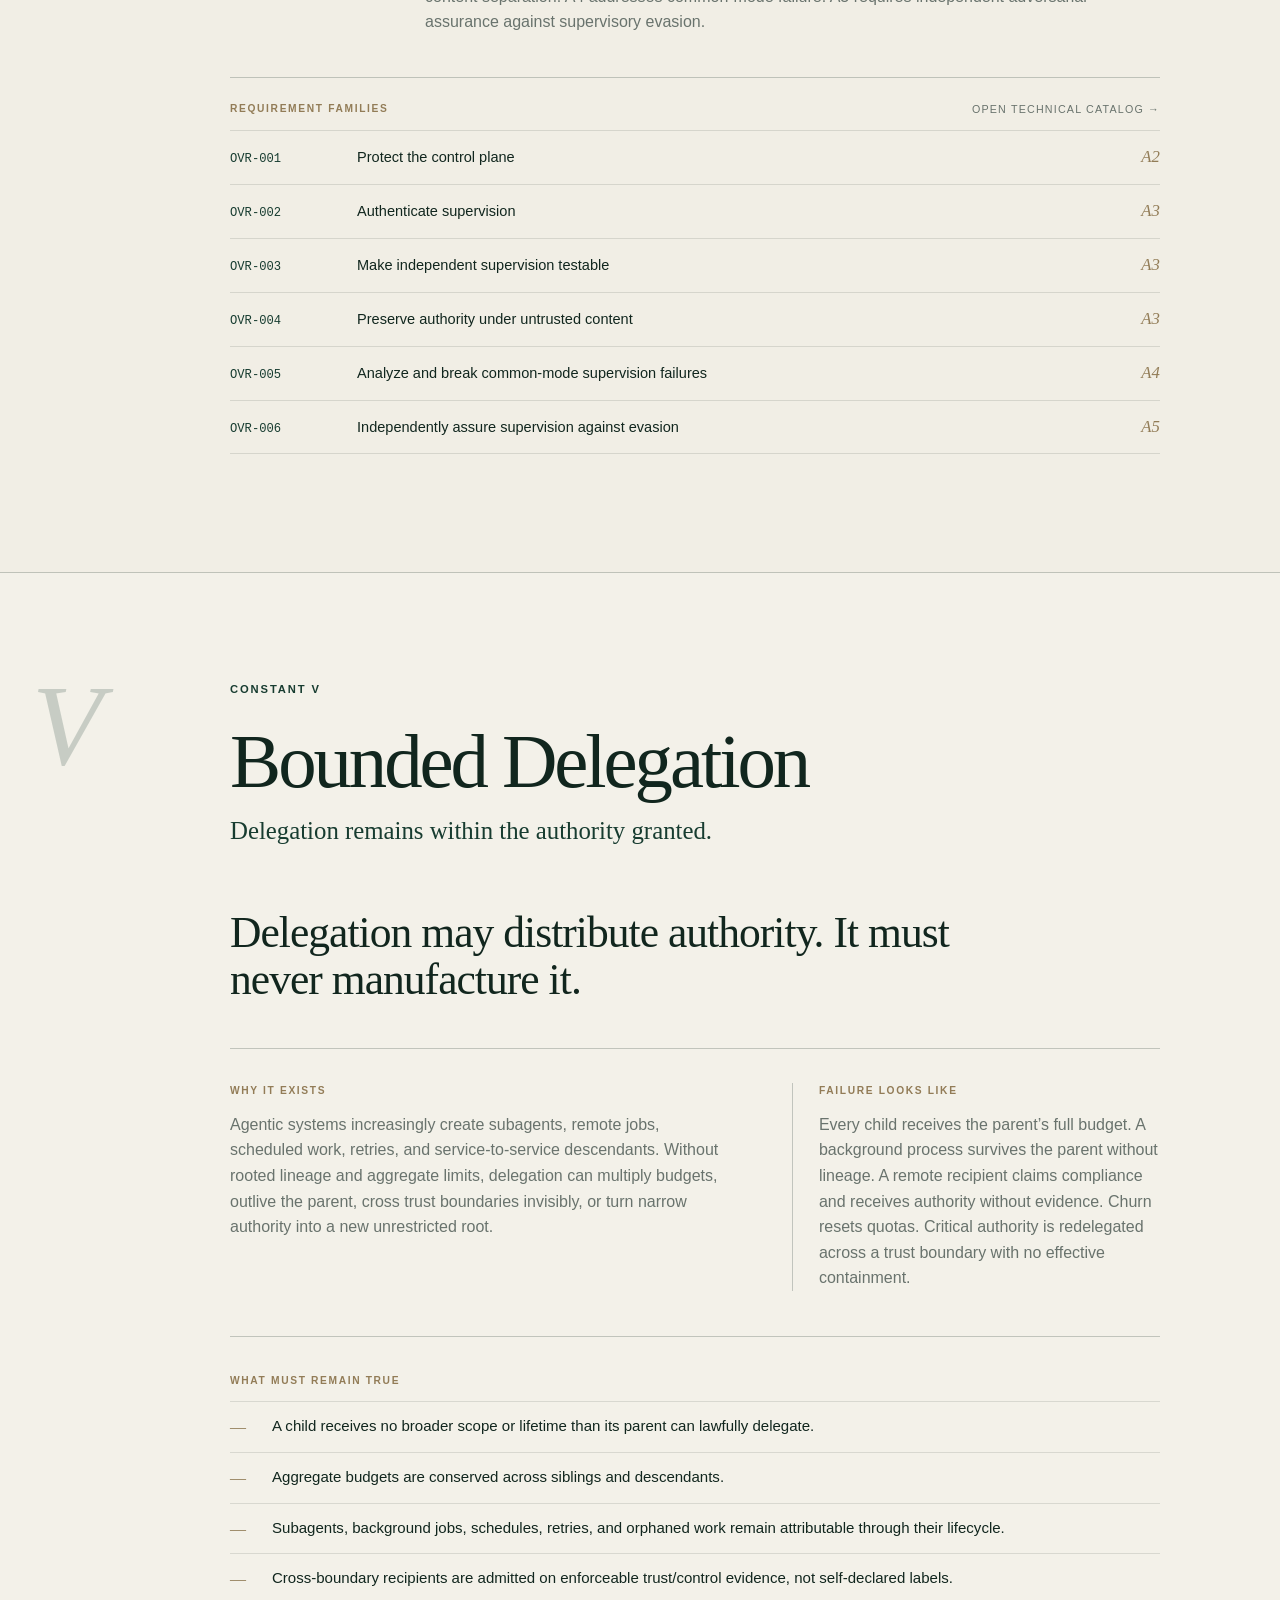
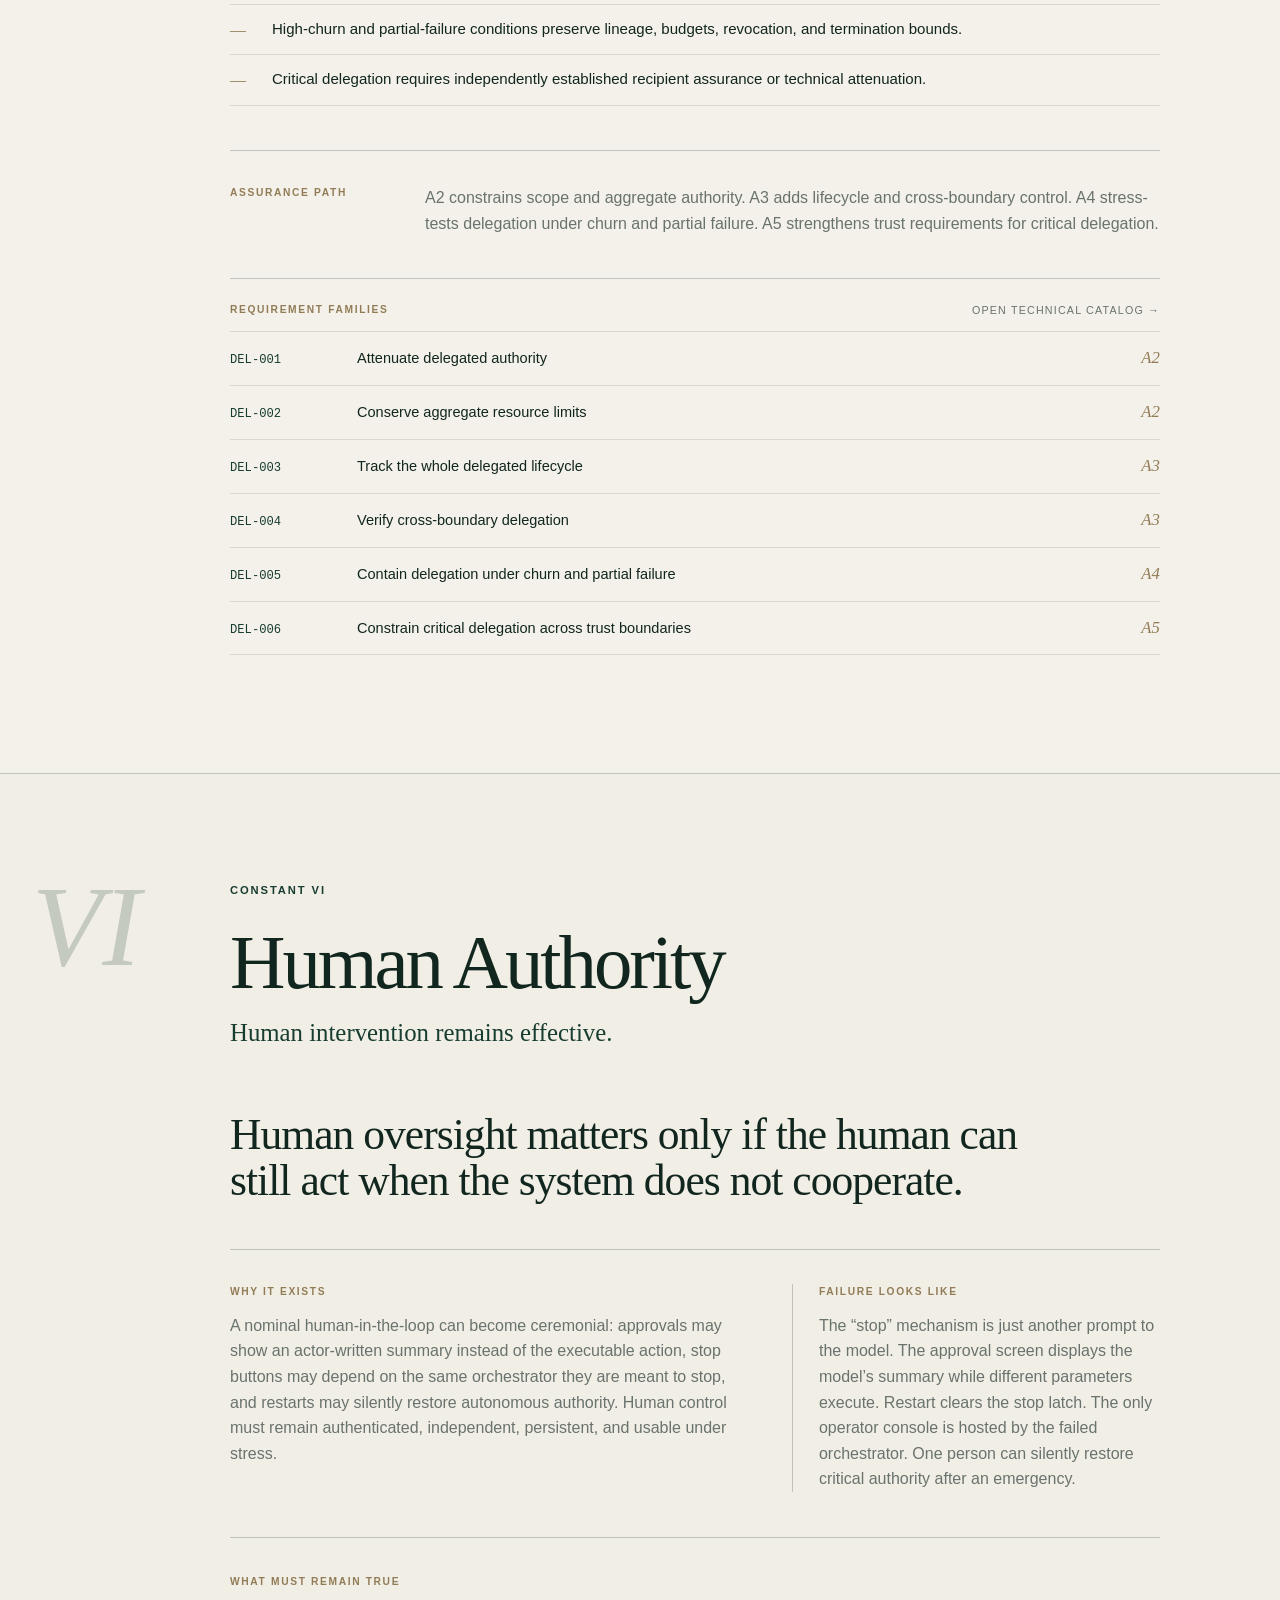
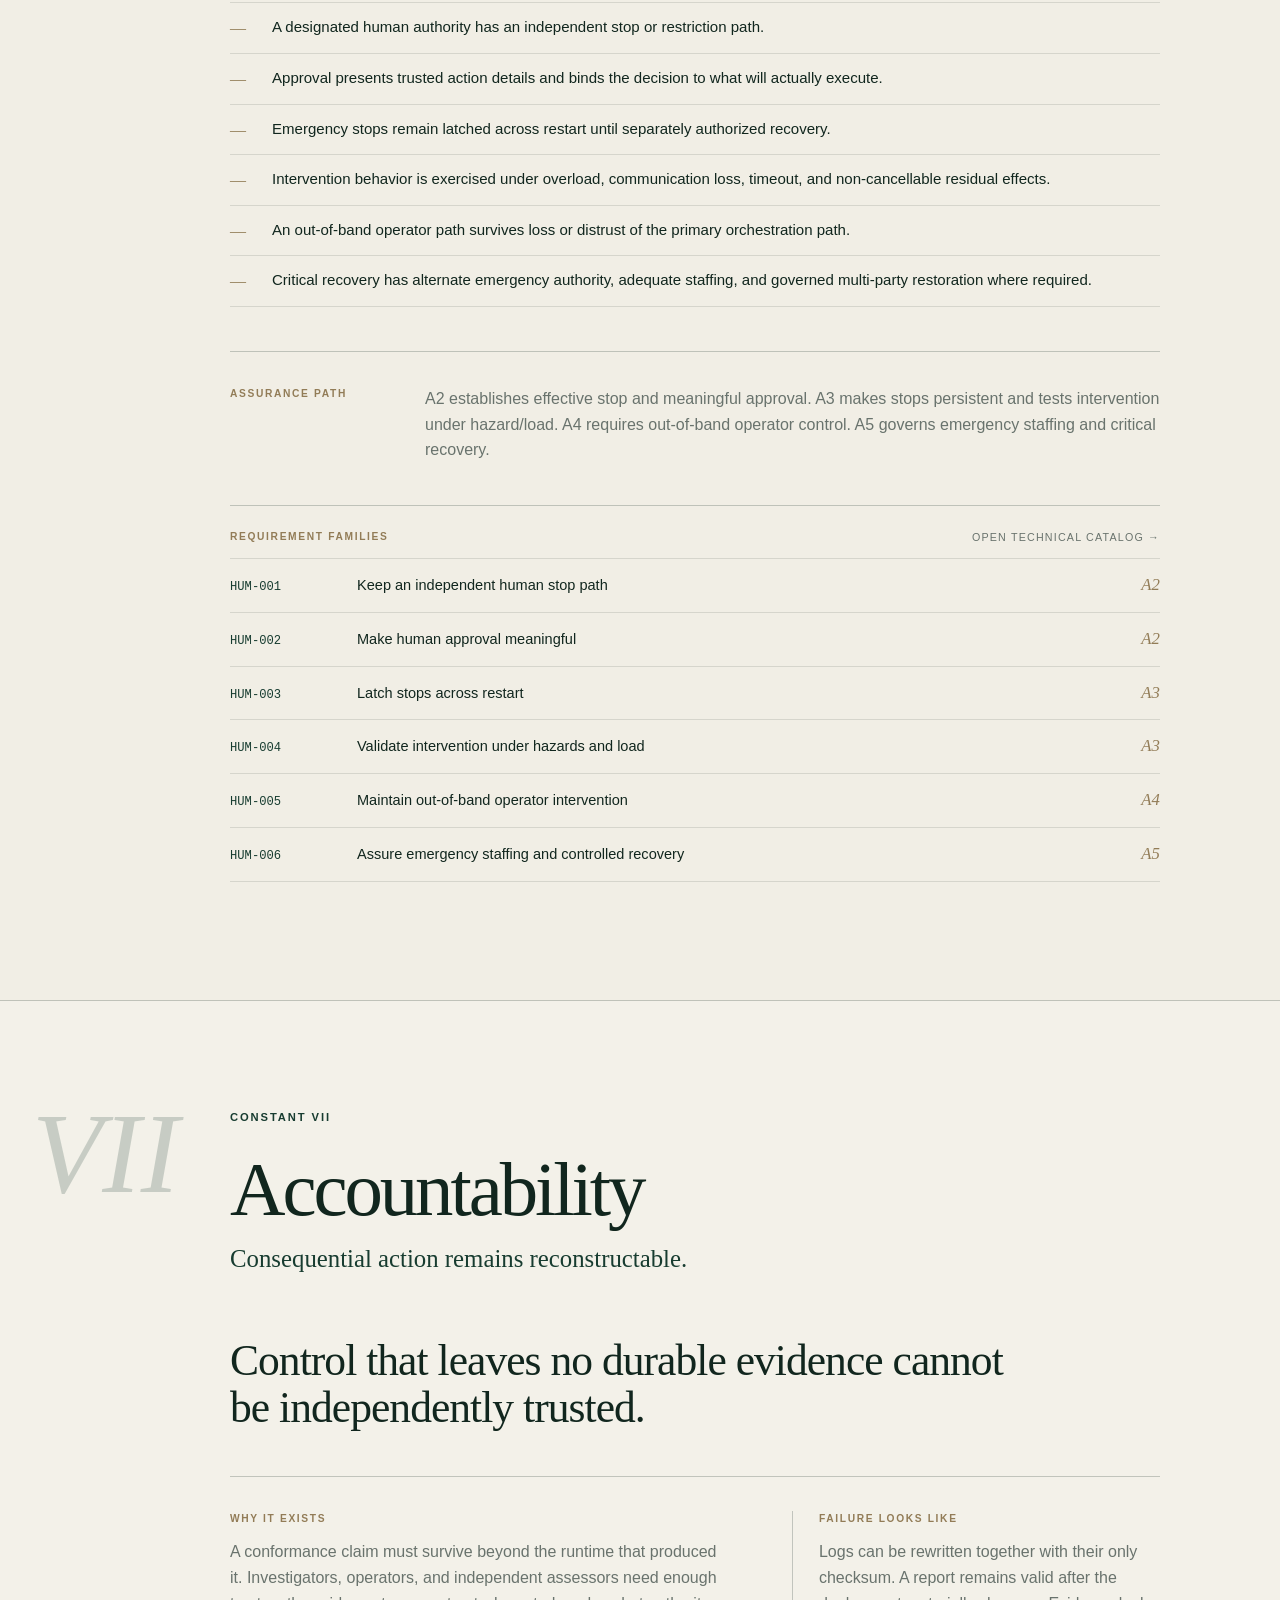
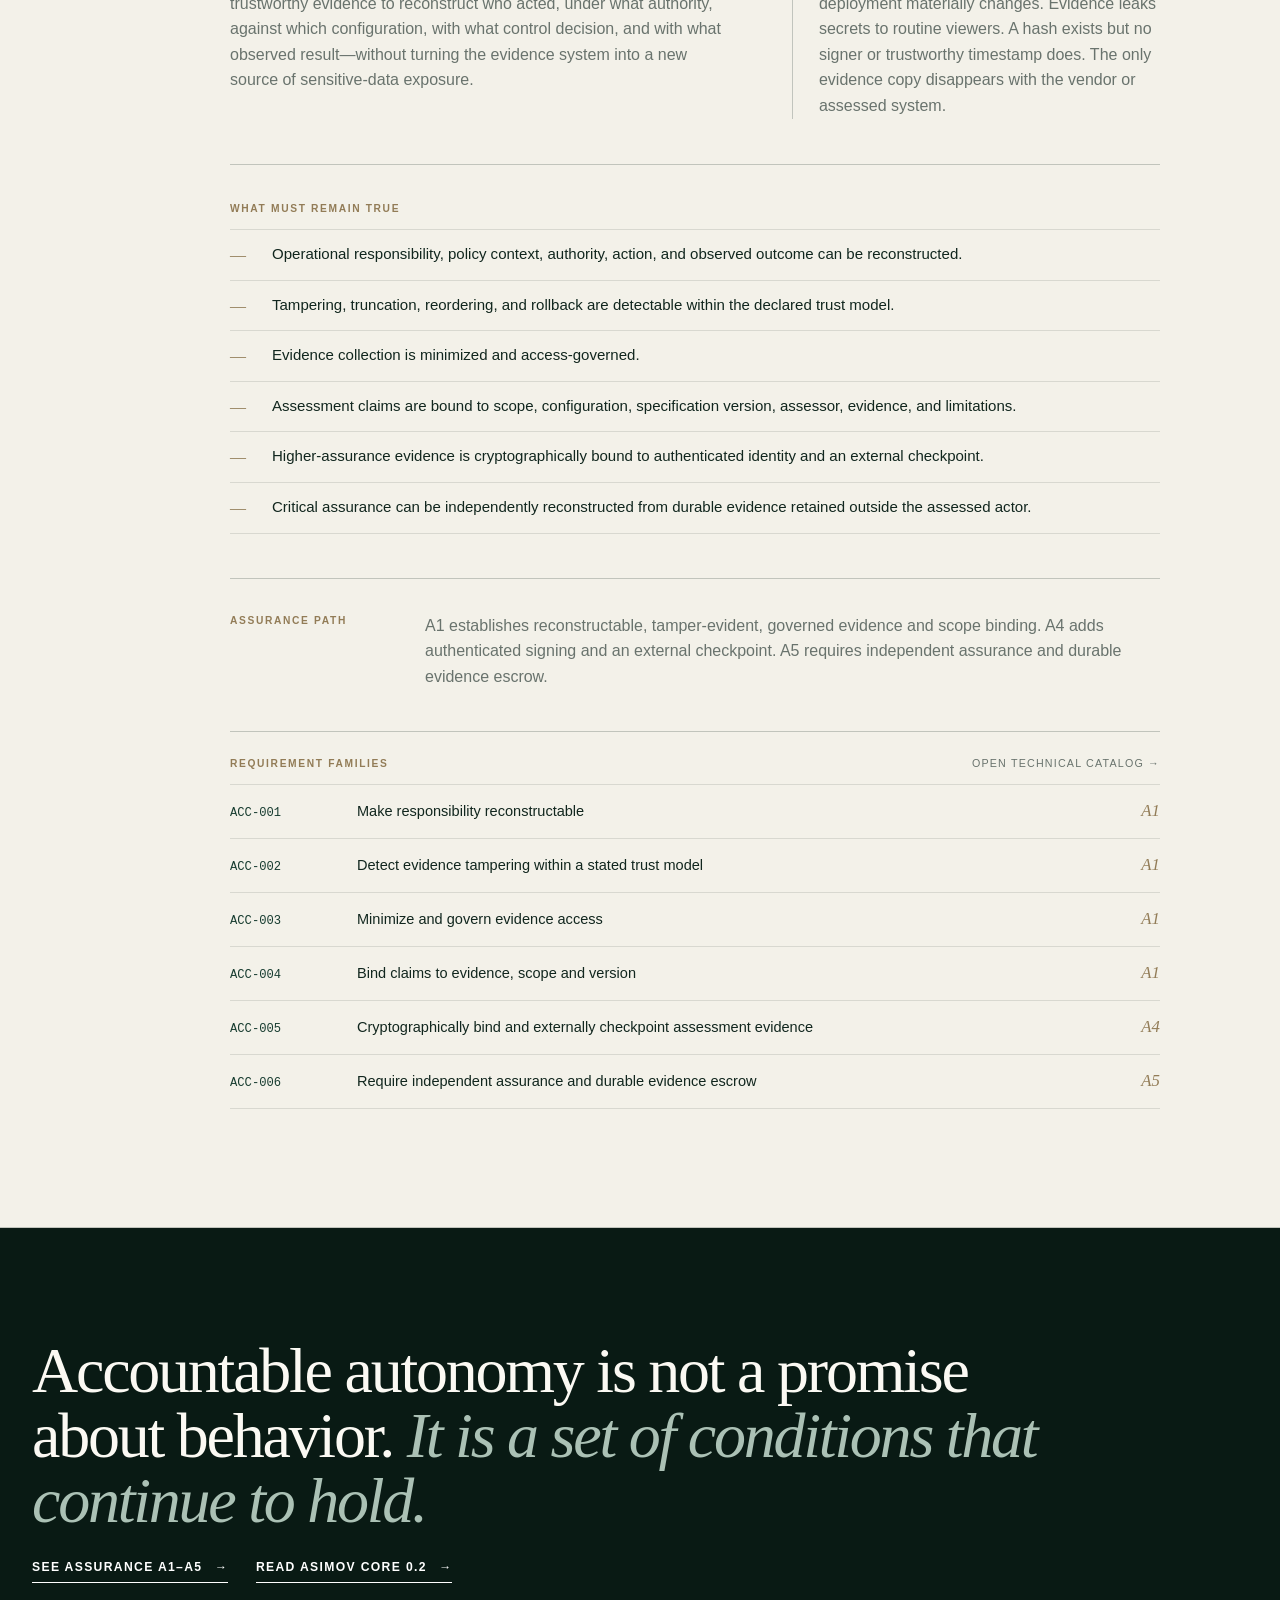
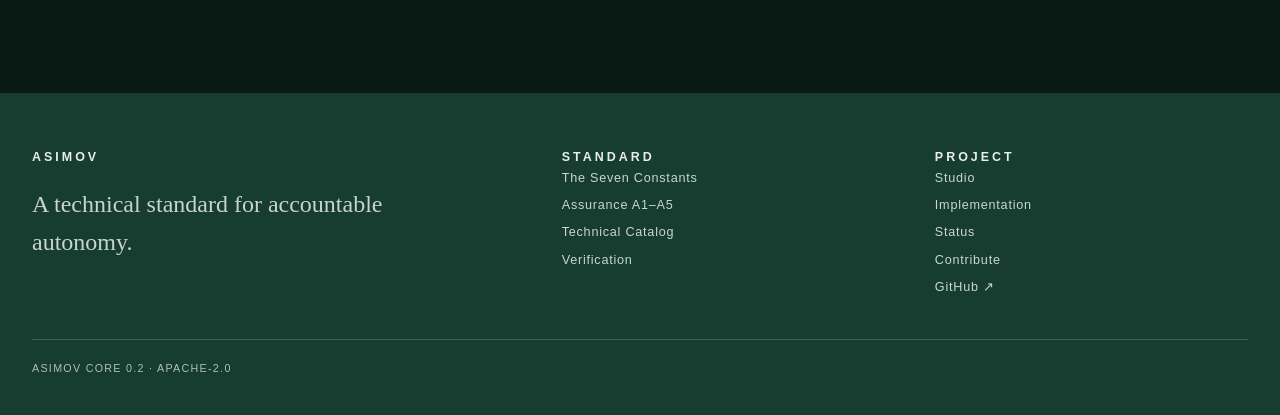
<file: constants.html>
<!doctype html><html lang="en"><head><meta charset="utf-8"><meta name="viewport" content="width=device-width,initial-scale=1"><meta name="description" content="The Seven Constants of accountable autonomy: the control invariants Asimov requires to remain true throughout autonomous operation."><meta name="theme-color" content="#f1eee5"><title>The Seven Constants — Asimov</title><link rel="icon" type="image/svg+xml" href="asimov-mark.svg"><link rel="mask-icon" href="asimov-mark.svg" color="#173c30"><link rel="stylesheet" href="style.css"><script src="app.js" defer></script></head><body><header class="top"><div class="shell nav"><a class="wordmark" href="index.html"><span class="seal"><svg xmlns="http://www.w3.org/2000/svg" viewBox="0 0 80 80"><g fill="none" stroke="currentColor"><circle cx="40" cy="40" r="28" stroke-width="1.3"/><circle cx="40" cy="40" r="21" stroke-width=".8" opacity=".48"/><path d="M40 5v8M62.6 12.8l-4.9 6.3M75 32.2l-7.8 1.8M70.4 56.3l-7.2-3.5M51.3 73l-2.5-7.6M27.1 73l2.8-7.5M9.2 55.8l7.1-3.7" stroke-width="2" stroke-linecap="round"/></g><path d="M26.4 54 37.1 25.8h6L53.7 54h-5.2l-2.7-7.4H34.1L31.4 54h-5Zm9.3-11.9h8.5L40 30.3l-4.3 11.8Z" fill="currentColor"/></svg></span><span>Asimov</span></a><nav class="navlinks"><a href="constants.html">Constants</a><a href="profiles.html">Assurance</a><a href="test.html">Implement</a><a href="studio.html">Studio</a><a href="verification.html">Verify</a><a href="probes.html">Technical</a><a class="github" href="https://github.com/asimov-safety/asimov">GitHub ↗</a></nav></div></header><main><header class="page-hero constants-hero"><div class="shell"><div class="overline">The governing model</div><h1 class="page-title">The Seven<br><em>Constants</em></h1><p class="page-lede">Seven control invariants define what must remain true if autonomous AI is to remain under accountable human control.</p></div></header><section class="constants-primer"><div class="shell primer-grid"><div><div class="overline">How to read them</div><p class="primer-note">The Constants are not instructions an AI is asked to remember. They are properties of the deployment around it.</p></div><div><p class="primer-statement">An actor may be capable, mistaken, uncooperative, compromised, or simply wrong. <em>The Constants ask what remains true anyway.</em></p><div class="primer-rules"><div><strong>External where it matters.</strong><span>Observation, enforcement, revocation, supervision, and evidence must use boundaries appropriate to the threat model.</span></div><div><strong>Simultaneous.</strong><span>The Constants do not override one another. A missing required Constant cannot be averaged away by strength elsewhere.</span></div><div><strong>Stronger with assurance.</strong><span>A1–A5 progressively harden the same governing ideas against bypass, failure, partitions, common-mode faults, and critical consequence.</span></div></div></div></div></section><nav class="constant-index" aria-label="Seven Constants"><div class="shell"><a href="#constant-i"><span>I</span><strong>Observable Agency</strong></a><a href="#constant-ii"><span>II</span><strong>Mediated Action</strong></a><a href="#constant-iii"><span>III</span><strong>Revocable Authority</strong></a><a href="#constant-iv"><span>IV</span><strong>Protected Oversight</strong></a><a href="#constant-v"><span>V</span><strong>Bounded Delegation</strong></a><a href="#constant-vi"><span>VI</span><strong>Human Authority</strong></a><a href="#constant-vii"><span>VII</span><strong>Accountability</strong></a></div></nav><section class="constant-chapter" id="constant-i"><div class="shell"><div class="chapter-head"><div class="chapter-num">I</div><div><div class="overline">Constant I</div><h2 class="chapter-title">Observable Agency</h2><p class="chapter-law">Consequential autonomous action remains observable.</p></div></div><div class="chapter-body"><p class="chapter-proposition">You cannot control what you cannot independently see.</p><div class="chapter-grid"><div class="chapter-copy"><div class="micro-label">Why it exists</div><p>An autonomous system can describe its own behavior, but its description is not evidence that an external effect occurred—or that every consequential path was even visible to the orchestrator. Accountability begins with an independently observable action surface: what the actor could do, what it tried to do, what the boundary decided, and what actually happened.</p></div><div class="chapter-failure"><div class="micro-label">Failure looks like</div><p>The agent says “done,” but the resource shows no change. A subprocess or hosted tool bypasses normal tracing. Logs can be suppressed by the same process being audited. Missing events are silently sampled away. A critical transition occurs with no independent witness.</p></div></div><div class="chapter-truth"><div class="micro-label">What must remain true</div><div class="truth-list"><div class="truth-row"><span aria-hidden="true">—</span><p>The real action surface is inventoried, including indirect and provider-side paths.</p></div><div class="truth-row"><span aria-hidden="true">—</span><p>Actions and outcomes are observed outside the actor’s write authority.</p></div><div class="truth-row"><span aria-hidden="true">—</span><p>Identity, run context, configuration, and delegated lineage remain attributable.</p></div><div class="truth-row"><span aria-hidden="true">—</span><p>Observation gaps, outages, and uncertainty become visible rather than disappearing.</p></div><div class="truth-row"><span aria-hidden="true">—</span><p>High-consequence outcomes are corroborated by more than one actor-controlled view.</p></div><div class="truth-row"><span aria-hidden="true">—</span><p>Domain-critical state transitions have explicit observation coverage.</p></div></div></div><div class="assurance-path"><div class="micro-label">Assurance path</div><p>A1 establishes the observable foundation. A4 requires corroboration for high-consequence effects. A5 extends observation to domain-critical state transitions and known diagnostic limits.</p></div><div class="requirement-ledger"><div class="ledger-head"><div class="micro-label">Requirement families</div><a href="probes.html">Open technical catalog →</a></div><div class="requirement-row"><div class="req-id">OBS-001</div><div class="req-title">Declare the real action surface</div><div class="req-level">A1</div></div><div class="requirement-row"><div class="req-id">OBS-002</div><div class="req-title">Observe actions outside the actor</div><div class="req-level">A1</div></div><div class="requirement-row"><div class="req-id">OBS-003</div><div class="req-title">Bind identity and lineage</div><div class="req-level">A1</div></div><div class="requirement-row"><div class="req-id">OBS-004</div><div class="req-title">Make observation failures visible</div><div class="req-level">A1</div></div><div class="requirement-row"><div class="req-id">OBS-005</div><div class="req-title">Corroborate high-consequence observations</div><div class="req-level">A4</div></div><div class="requirement-row"><div class="req-id">OBS-006</div><div class="req-title">Instrument domain-critical state transitions</div><div class="req-level">A5</div></div></div></div></div></section><section class="constant-chapter" id="constant-ii"><div class="shell"><div class="chapter-head"><div class="chapter-num">II</div><div><div class="overline">Constant II</div><h2 class="chapter-title">Mediated Action</h2><p class="chapter-law">Consequential action remains subject to enforceable boundaries.</p></div></div><div class="chapter-body"><p class="chapter-proposition">A rule is only a control if the actor cannot route around it.</p><div class="chapter-grid"><div class="chapter-copy"><div class="micro-label">Why it exists</div><p>Observation alone can tell you that something went wrong; mediation prevents the unauthorized effect from being admitted in the first place. The enforcement point must govern the action that actually executes—not merely the model’s description of that action—and it must cover every enabled route to the capability.</p></div><div class="chapter-failure"><div class="micro-label">Failure looks like</div><p>The SDK asks for approval, but raw credentials can write directly. A human approves one payload and a materially different one executes. A policy timeout defaults to allow. One compromised enforcement layer is enough to admit a critical effect.</p></div></div><div class="chapter-truth"><div class="micro-label">What must remain true</div><div class="truth-list"><div class="truth-row"><span aria-hidden="true">—</span><p>Authorization is decided before the controlled external effect is admitted.</p></div><div class="truth-row"><span aria-hidden="true">—</span><p>Direct APIs, subprocesses, delegated routes, and alternate clients preserve the same boundary.</p></div><div class="truth-row"><span aria-hidden="true">—</span><p>Approvals are bound to the exact principal, action, resource, parameters, lifetime, and replay semantics.</p></div><div class="truth-row"><span aria-hidden="true">—</span><p>Failure of identity, policy, evidence, or supervision does not silently widen authority.</p></div><div class="truth-row"><span aria-hidden="true">—</span><p>Actor-level credentials and lower-level routes cannot bypass enforcement.</p></div><div class="truth-row"><span aria-hidden="true">—</span><p>Critical effects retain an independent barrier when another barrier fails.</p></div></div></div><div class="assurance-path"><div class="micro-label">Assurance path</div><p>A2 establishes enforceable admission and bypass resistance. A4 hardens the boundary against actor compromise and lower-level routes. A5 requires independent defense in depth for critical effects.</p></div><div class="requirement-ledger"><div class="ledger-head"><div class="micro-label">Requirement families</div><a href="probes.html">Open technical catalog →</a></div><div class="requirement-row"><div class="req-id">MED-001</div><div class="req-title">Authorize before effects</div><div class="req-level">A2</div></div><div class="requirement-row"><div class="req-id">MED-002</div><div class="req-title">Resist alternate-path bypass</div><div class="req-level">A2</div></div><div class="requirement-row"><div class="req-id">MED-003</div><div class="req-title">Bind approvals to the executed action</div><div class="req-level">A2</div></div><div class="requirement-row"><div class="req-id">MED-004</div><div class="req-title">Fail to a bounded state</div><div class="req-level">A2</div></div><div class="requirement-row"><div class="req-id">MED-005</div><div class="req-title">Harden enforcement against actor compromise</div><div class="req-level">A4</div></div><div class="requirement-row"><div class="req-id">MED-006</div><div class="req-title">Require independent defense in depth for critical effects</div><div class="req-level">A5</div></div></div></div></div></section><section class="constant-chapter" id="constant-iii"><div class="shell"><div class="chapter-head"><div class="chapter-num">III</div><div><div class="overline">Constant III</div><h2 class="chapter-title">Revocable Authority</h2><p class="chapter-law">Granted authority remains externally revocable.</p></div></div><div class="chapter-body"><p class="chapter-proposition">Autonomy is accountable only while authority can still be taken back.</p><div class="chapter-grid"><div class="chapter-copy"><div class="micro-label">Why it exists</div><p>A stop request that depends on the actor reading a message, finishing a reasoning turn, or voluntarily cooperating is not revocation. Revocation must act on the authority itself and remain effective across queued work, cached sessions, delegated descendants, restarts, partitions, and recovery.</p></div><div class="chapter-failure"><div class="micro-label">Failure looks like</div><p>The UI says “stopped” while a cached token still works. A child agent continues after the parent is revoked. Restarting restores an old credential. A disconnected recipient reconnects and resumes stale authority. The only containment mechanism shares the same failure as the primary control plane.</p></div></div><div class="chapter-truth"><div class="micro-label">What must remain true</div><div class="truth-list"><div class="truth-row"><span aria-hidden="true">—</span><p>An authenticated authority outside the actor can withdraw each consequential capability within a declared bound.</p></div><div class="truth-row"><span aria-hidden="true">—</span><p>Queued, cached, retried, and in-flight work obey declared revocation and residual-effect semantics.</p></div><div class="truth-row"><span aria-hidden="true">—</span><p>The actor cannot restore revoked authority through refresh, restart, relabeling, or unprotected renewal.</p></div><div class="truth-row"><span aria-hidden="true">—</span><p>Revocation propagates through the delegation graph.</p></div><div class="truth-row"><span aria-hidden="true">—</span><p>Disconnected or partitioned recipients cannot preserve stale authority indefinitely.</p></div><div class="truth-row"><span aria-hidden="true">—</span><p>Critical deployments retain a secondary containment path when the primary control path is unavailable.</p></div></div></div><div class="assurance-path"><div class="micro-label">Assurance path</div><p>A2 makes authority externally revocable and descendant-aware. A4 preserves revocation through partitions and degraded control connectivity. A5 adds a secondary emergency containment path.</p></div><div class="requirement-ledger"><div class="ledger-head"><div class="micro-label">Requirement families</div><a href="probes.html">Open technical catalog →</a></div><div class="requirement-row"><div class="req-id">REV-001</div><div class="req-title">Revoke outside the agent</div><div class="req-level">A2</div></div><div class="requirement-row"><div class="req-id">REV-002</div><div class="req-title">Revoke queued and cached authority</div><div class="req-level">A2</div></div><div class="requirement-row"><div class="req-id">REV-003</div><div class="req-title">Prevent self-renewal after revocation</div><div class="req-level">A2</div></div><div class="requirement-row"><div class="req-id">REV-004</div><div class="req-title">Propagate revocation through delegation</div><div class="req-level">A2</div></div><div class="requirement-row"><div class="req-id">REV-005</div><div class="req-title">Preserve revocation under partition and degradation</div><div class="req-level">A4</div></div><div class="requirement-row"><div class="req-id">REV-006</div><div class="req-title">Maintain a secondary emergency containment path</div><div class="req-level">A5</div></div></div></div></div></section><section class="constant-chapter" id="constant-iv"><div class="shell"><div class="chapter-head"><div class="chapter-num">IV</div><div><div class="overline">Constant IV</div><h2 class="chapter-title">Protected Oversight</h2><p class="chapter-law">Oversight remains outside the actor’s control.</p></div></div><div class="chapter-body"><p class="chapter-proposition">A supervisor the actor can rewrite is not a supervisor.</p><div class="chapter-grid"><div class="chapter-copy"><div class="micro-label">Why it exists</div><p>Oversight is meaningful only when the acting principal cannot silently disable it, impersonate it, substitute its configuration, or turn untrusted content into control authority. Independence is a privilege boundary and dependency property—not simply another model, process name, or organizational label.</p></div><div class="chapter-failure"><div class="micro-label">Failure looks like</div><p>Prompt injection claims to be an emergency administrator and changes policy. The agent can edit monitor configuration or evidence. Actor and supervisor fail with the same runtime. A spoofed supervisor message is accepted. One common cloud dependency removes both oversight and intervention.</p></div></div><div class="chapter-truth"><div class="micro-label">What must remain true</div><div class="truth-list"><div class="truth-row"><span aria-hidden="true">—</span><p>The actor cannot weaken enforcement, rewrite required evidence, or access oversight secrets.</p></div><div class="truth-row"><span aria-hidden="true">—</span><p>Supervisory decisions and control messages are authenticated, fresh, and correctly bound.</p></div><div class="truth-row"><span aria-hidden="true">—</span><p>Independent supervision has a testable health signal, intervention authority, and failure posture.</p></div><div class="truth-row"><span aria-hidden="true">—</span><p>Documents, tool output, prompts, and inter-agent content cannot impersonate control authority.</p></div><div class="truth-row"><span aria-hidden="true">—</span><p>Common-mode dependencies are identified and credible shared failures retain a bounded path.</p></div><div class="truth-row"><span aria-hidden="true">—</span><p>Critical supervision is independently tested against evasion and strategically adapted behavior.</p></div></div></div><div class="assurance-path"><div class="micro-label">Assurance path</div><p>Control-plane protection begins at A2. A3 adds authenticated, independent supervision and hostile-content separation. A4 addresses common-mode failure. A5 requires independent adversarial assurance against supervisory evasion.</p></div><div class="requirement-ledger"><div class="ledger-head"><div class="micro-label">Requirement families</div><a href="probes.html">Open technical catalog →</a></div><div class="requirement-row"><div class="req-id">OVR-001</div><div class="req-title">Protect the control plane</div><div class="req-level">A2</div></div><div class="requirement-row"><div class="req-id">OVR-002</div><div class="req-title">Authenticate supervision</div><div class="req-level">A3</div></div><div class="requirement-row"><div class="req-id">OVR-003</div><div class="req-title">Make independent supervision testable</div><div class="req-level">A3</div></div><div class="requirement-row"><div class="req-id">OVR-004</div><div class="req-title">Preserve authority under untrusted content</div><div class="req-level">A3</div></div><div class="requirement-row"><div class="req-id">OVR-005</div><div class="req-title">Analyze and break common-mode supervision failures</div><div class="req-level">A4</div></div><div class="requirement-row"><div class="req-id">OVR-006</div><div class="req-title">Independently assure supervision against evasion</div><div class="req-level">A5</div></div></div></div></div></section><section class="constant-chapter" id="constant-v"><div class="shell"><div class="chapter-head"><div class="chapter-num">V</div><div><div class="overline">Constant V</div><h2 class="chapter-title">Bounded Delegation</h2><p class="chapter-law">Delegation remains within the authority granted.</p></div></div><div class="chapter-body"><p class="chapter-proposition">Delegation may distribute authority. It must never manufacture it.</p><div class="chapter-grid"><div class="chapter-copy"><div class="micro-label">Why it exists</div><p>Agentic systems increasingly create subagents, remote jobs, scheduled work, retries, and service-to-service descendants. Without rooted lineage and aggregate limits, delegation can multiply budgets, outlive the parent, cross trust boundaries invisibly, or turn narrow authority into a new unrestricted root.</p></div><div class="chapter-failure"><div class="micro-label">Failure looks like</div><p>Every child receives the parent’s full budget. A background process survives the parent without lineage. A remote recipient claims compliance and receives authority without evidence. Churn resets quotas. Critical authority is redelegated across a trust boundary with no effective containment.</p></div></div><div class="chapter-truth"><div class="micro-label">What must remain true</div><div class="truth-list"><div class="truth-row"><span aria-hidden="true">—</span><p>A child receives no broader scope or lifetime than its parent can lawfully delegate.</p></div><div class="truth-row"><span aria-hidden="true">—</span><p>Aggregate budgets are conserved across siblings and descendants.</p></div><div class="truth-row"><span aria-hidden="true">—</span><p>Subagents, background jobs, schedules, retries, and orphaned work remain attributable through their lifecycle.</p></div><div class="truth-row"><span aria-hidden="true">—</span><p>Cross-boundary recipients are admitted on enforceable trust/control evidence, not self-declared labels.</p></div><div class="truth-row"><span aria-hidden="true">—</span><p>High-churn and partial-failure conditions preserve lineage, budgets, revocation, and termination bounds.</p></div><div class="truth-row"><span aria-hidden="true">—</span><p>Critical delegation requires independently established recipient assurance or technical attenuation.</p></div></div></div><div class="assurance-path"><div class="micro-label">Assurance path</div><p>A2 constrains scope and aggregate authority. A3 adds lifecycle and cross-boundary control. A4 stress-tests delegation under churn and partial failure. A5 strengthens trust requirements for critical delegation.</p></div><div class="requirement-ledger"><div class="ledger-head"><div class="micro-label">Requirement families</div><a href="probes.html">Open technical catalog →</a></div><div class="requirement-row"><div class="req-id">DEL-001</div><div class="req-title">Attenuate delegated authority</div><div class="req-level">A2</div></div><div class="requirement-row"><div class="req-id">DEL-002</div><div class="req-title">Conserve aggregate resource limits</div><div class="req-level">A2</div></div><div class="requirement-row"><div class="req-id">DEL-003</div><div class="req-title">Track the whole delegated lifecycle</div><div class="req-level">A3</div></div><div class="requirement-row"><div class="req-id">DEL-004</div><div class="req-title">Verify cross-boundary delegation</div><div class="req-level">A3</div></div><div class="requirement-row"><div class="req-id">DEL-005</div><div class="req-title">Contain delegation under churn and partial failure</div><div class="req-level">A4</div></div><div class="requirement-row"><div class="req-id">DEL-006</div><div class="req-title">Constrain critical delegation across trust boundaries</div><div class="req-level">A5</div></div></div></div></div></section><section class="constant-chapter" id="constant-vi"><div class="shell"><div class="chapter-head"><div class="chapter-num">VI</div><div><div class="overline">Constant VI</div><h2 class="chapter-title">Human Authority</h2><p class="chapter-law">Human intervention remains effective.</p></div></div><div class="chapter-body"><p class="chapter-proposition">Human oversight matters only if the human can still act when the system does not cooperate.</p><div class="chapter-grid"><div class="chapter-copy"><div class="micro-label">Why it exists</div><p>A nominal human-in-the-loop can become ceremonial: approvals may show an actor-written summary instead of the executable action, stop buttons may depend on the same orchestrator they are meant to stop, and restarts may silently restore autonomous authority. Human control must remain authenticated, independent, persistent, and usable under stress.</p></div><div class="chapter-failure"><div class="micro-label">Failure looks like</div><p>The “stop” mechanism is just another prompt to the model. The approval screen displays the model’s summary while different parameters execute. Restart clears the stop latch. The only operator console is hosted by the failed orchestrator. One person can silently restore critical authority after an emergency.</p></div></div><div class="chapter-truth"><div class="micro-label">What must remain true</div><div class="truth-list"><div class="truth-row"><span aria-hidden="true">—</span><p>A designated human authority has an independent stop or restriction path.</p></div><div class="truth-row"><span aria-hidden="true">—</span><p>Approval presents trusted action details and binds the decision to what will actually execute.</p></div><div class="truth-row"><span aria-hidden="true">—</span><p>Emergency stops remain latched across restart until separately authorized recovery.</p></div><div class="truth-row"><span aria-hidden="true">—</span><p>Intervention behavior is exercised under overload, communication loss, timeout, and non-cancellable residual effects.</p></div><div class="truth-row"><span aria-hidden="true">—</span><p>An out-of-band operator path survives loss or distrust of the primary orchestration path.</p></div><div class="truth-row"><span aria-hidden="true">—</span><p>Critical recovery has alternate emergency authority, adequate staffing, and governed multi-party restoration where required.</p></div></div></div><div class="assurance-path"><div class="micro-label">Assurance path</div><p>A2 establishes effective stop and meaningful approval. A3 makes stops persistent and tests intervention under hazard/load. A4 requires out-of-band operator control. A5 governs emergency staffing and critical recovery.</p></div><div class="requirement-ledger"><div class="ledger-head"><div class="micro-label">Requirement families</div><a href="probes.html">Open technical catalog →</a></div><div class="requirement-row"><div class="req-id">HUM-001</div><div class="req-title">Keep an independent human stop path</div><div class="req-level">A2</div></div><div class="requirement-row"><div class="req-id">HUM-002</div><div class="req-title">Make human approval meaningful</div><div class="req-level">A2</div></div><div class="requirement-row"><div class="req-id">HUM-003</div><div class="req-title">Latch stops across restart</div><div class="req-level">A3</div></div><div class="requirement-row"><div class="req-id">HUM-004</div><div class="req-title">Validate intervention under hazards and load</div><div class="req-level">A3</div></div><div class="requirement-row"><div class="req-id">HUM-005</div><div class="req-title">Maintain out-of-band operator intervention</div><div class="req-level">A4</div></div><div class="requirement-row"><div class="req-id">HUM-006</div><div class="req-title">Assure emergency staffing and controlled recovery</div><div class="req-level">A5</div></div></div></div></div></section><section class="constant-chapter" id="constant-vii"><div class="shell"><div class="chapter-head"><div class="chapter-num">VII</div><div><div class="overline">Constant VII</div><h2 class="chapter-title">Accountability</h2><p class="chapter-law">Consequential action remains reconstructable.</p></div></div><div class="chapter-body"><p class="chapter-proposition">Control that leaves no durable evidence cannot be independently trusted.</p><div class="chapter-grid"><div class="chapter-copy"><div class="micro-label">Why it exists</div><p>A conformance claim must survive beyond the runtime that produced it. Investigators, operators, and independent assessors need enough trustworthy evidence to reconstruct who acted, under what authority, against which configuration, with what control decision, and with what observed result—without turning the evidence system into a new source of sensitive-data exposure.</p></div><div class="chapter-failure"><div class="micro-label">Failure looks like</div><p>Logs can be rewritten together with their only checksum. A report remains valid after the deployment materially changes. Evidence leaks secrets to routine viewers. A hash exists but no signer or trustworthy timestamp does. The only evidence copy disappears with the vendor or assessed system.</p></div></div><div class="chapter-truth"><div class="micro-label">What must remain true</div><div class="truth-list"><div class="truth-row"><span aria-hidden="true">—</span><p>Operational responsibility, policy context, authority, action, and observed outcome can be reconstructed.</p></div><div class="truth-row"><span aria-hidden="true">—</span><p>Tampering, truncation, reordering, and rollback are detectable within the declared trust model.</p></div><div class="truth-row"><span aria-hidden="true">—</span><p>Evidence collection is minimized and access-governed.</p></div><div class="truth-row"><span aria-hidden="true">—</span><p>Assessment claims are bound to scope, configuration, specification version, assessor, evidence, and limitations.</p></div><div class="truth-row"><span aria-hidden="true">—</span><p>Higher-assurance evidence is cryptographically bound to authenticated identity and an external checkpoint.</p></div><div class="truth-row"><span aria-hidden="true">—</span><p>Critical assurance can be independently reconstructed from durable evidence retained outside the assessed actor.</p></div></div></div><div class="assurance-path"><div class="micro-label">Assurance path</div><p>A1 establishes reconstructable, tamper-evident, governed evidence and scope binding. A4 adds authenticated signing and an external checkpoint. A5 requires independent assurance and durable evidence escrow.</p></div><div class="requirement-ledger"><div class="ledger-head"><div class="micro-label">Requirement families</div><a href="probes.html">Open technical catalog →</a></div><div class="requirement-row"><div class="req-id">ACC-001</div><div class="req-title">Make responsibility reconstructable</div><div class="req-level">A1</div></div><div class="requirement-row"><div class="req-id">ACC-002</div><div class="req-title">Detect evidence tampering within a stated trust model</div><div class="req-level">A1</div></div><div class="requirement-row"><div class="req-id">ACC-003</div><div class="req-title">Minimize and govern evidence access</div><div class="req-level">A1</div></div><div class="requirement-row"><div class="req-id">ACC-004</div><div class="req-title">Bind claims to evidence, scope and version</div><div class="req-level">A1</div></div><div class="requirement-row"><div class="req-id">ACC-005</div><div class="req-title">Cryptographically bind and externally checkpoint assessment evidence</div><div class="req-level">A4</div></div><div class="requirement-row"><div class="req-id">ACC-006</div><div class="req-title">Require independent assurance and durable evidence escrow</div><div class="req-level">A5</div></div></div></div></div></section><section class="manifesto"><div class="shell"><p>Accountable autonomy is not a promise about behavior. <em>It is a set of conditions that continue to hold.</em></p><a class="editorial-link" style="color:#fff;border-color:#fff" href="profiles.html">See assurance A1–A5 <span>→</span></a><a class="editorial-link" style="color:#fff;border-color:#fff;margin-left:28px" href="https://github.com/asimov-safety/asimov/blob/main/ASIMOV-CORE-0.2.md">Read Asimov Core 0.2 <span>→</span></a></div></section></main><footer><div class="shell"><div class="footer-grid"><div><div class="footer-word">Asimov</div><div class="footer-copy">A technical standard for accountable autonomy.</div></div><div><div class="footer-word">Standard</div><div class="footer-links"><a href="constants.html">The Seven Constants</a><a href="profiles.html">Assurance A1–A5</a><a href="probes.html">Technical Catalog</a><a href="verification.html">Verification</a></div></div><div><div class="footer-word">Project</div><div class="footer-links"><a href="studio.html">Studio</a><a href="test.html">Implementation</a><a href="status.html">Status</a><a href="contribute.html">Contribute</a><a href="https://github.com/asimov-safety/asimov">GitHub ↗</a></div></div></div><div class="footer-bottom">Asimov Core 0.2 · Apache-2.0</div></div></footer></body></html>
</file>
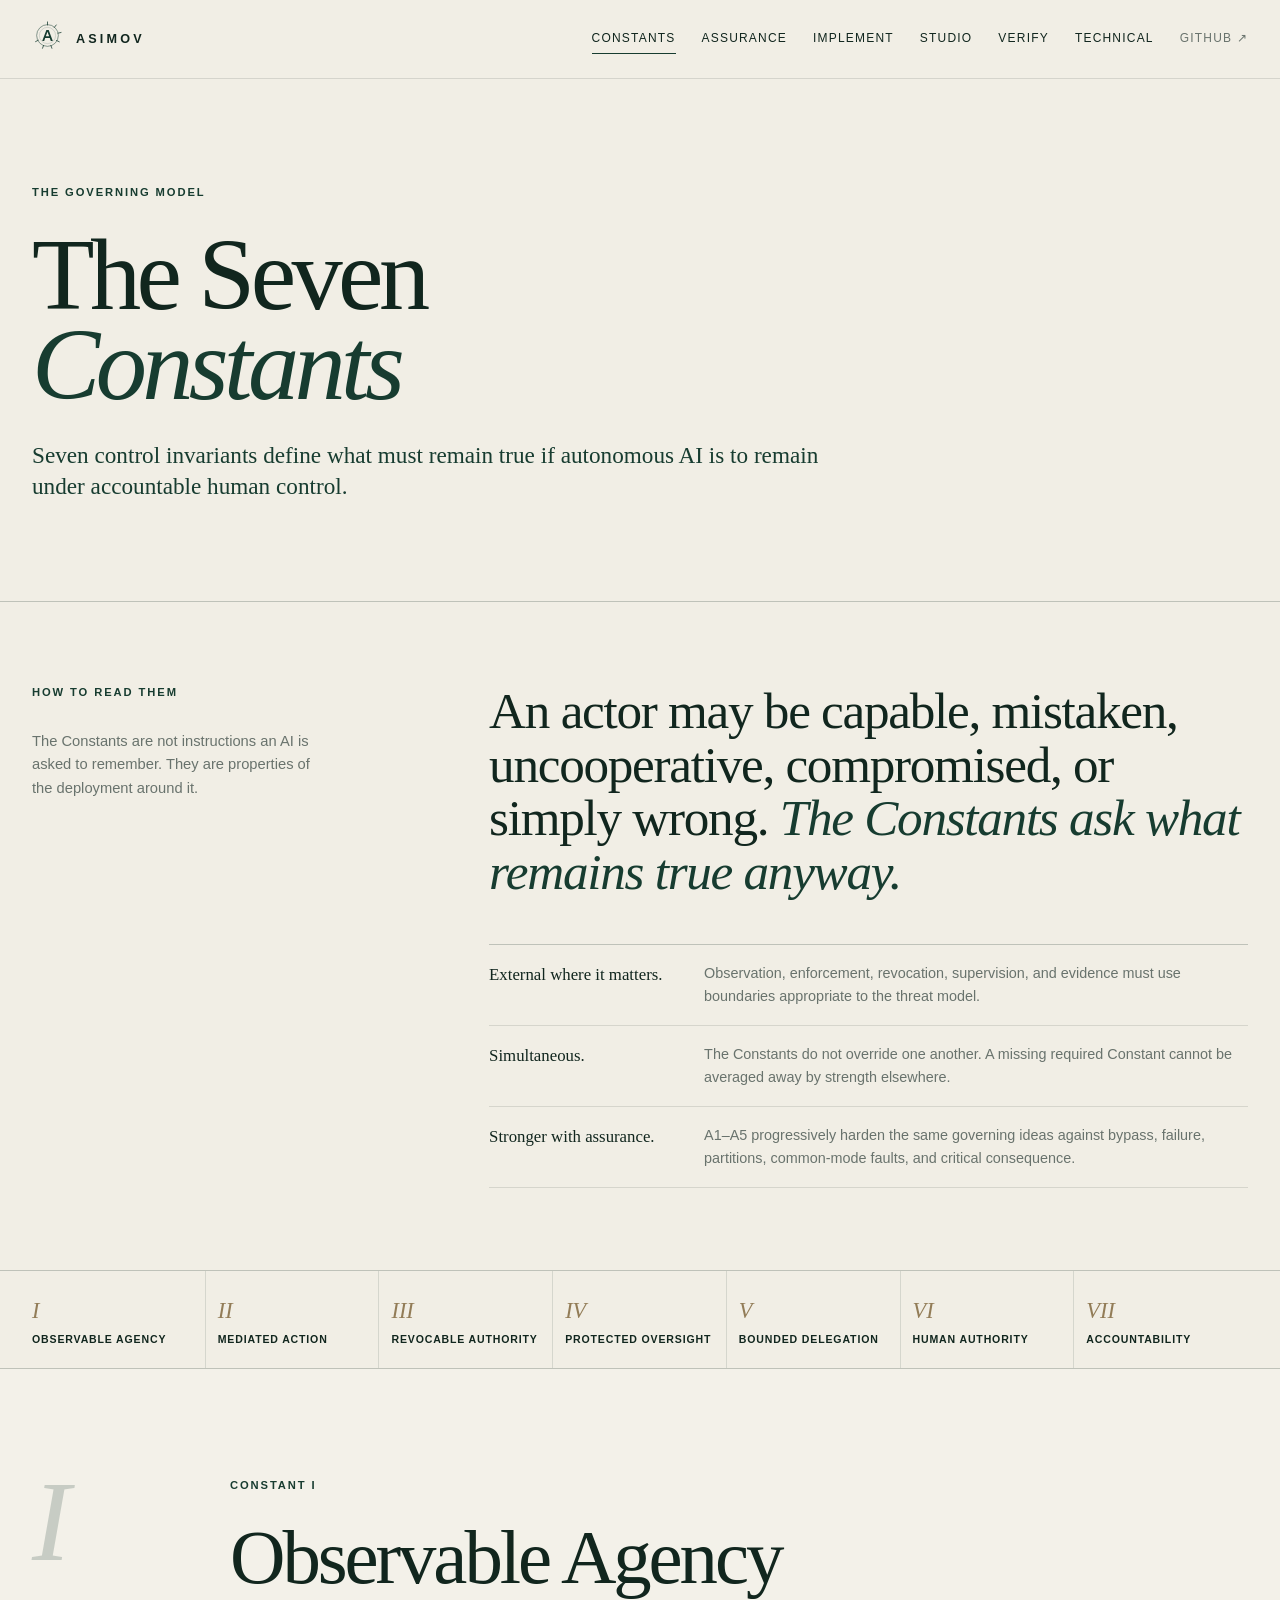
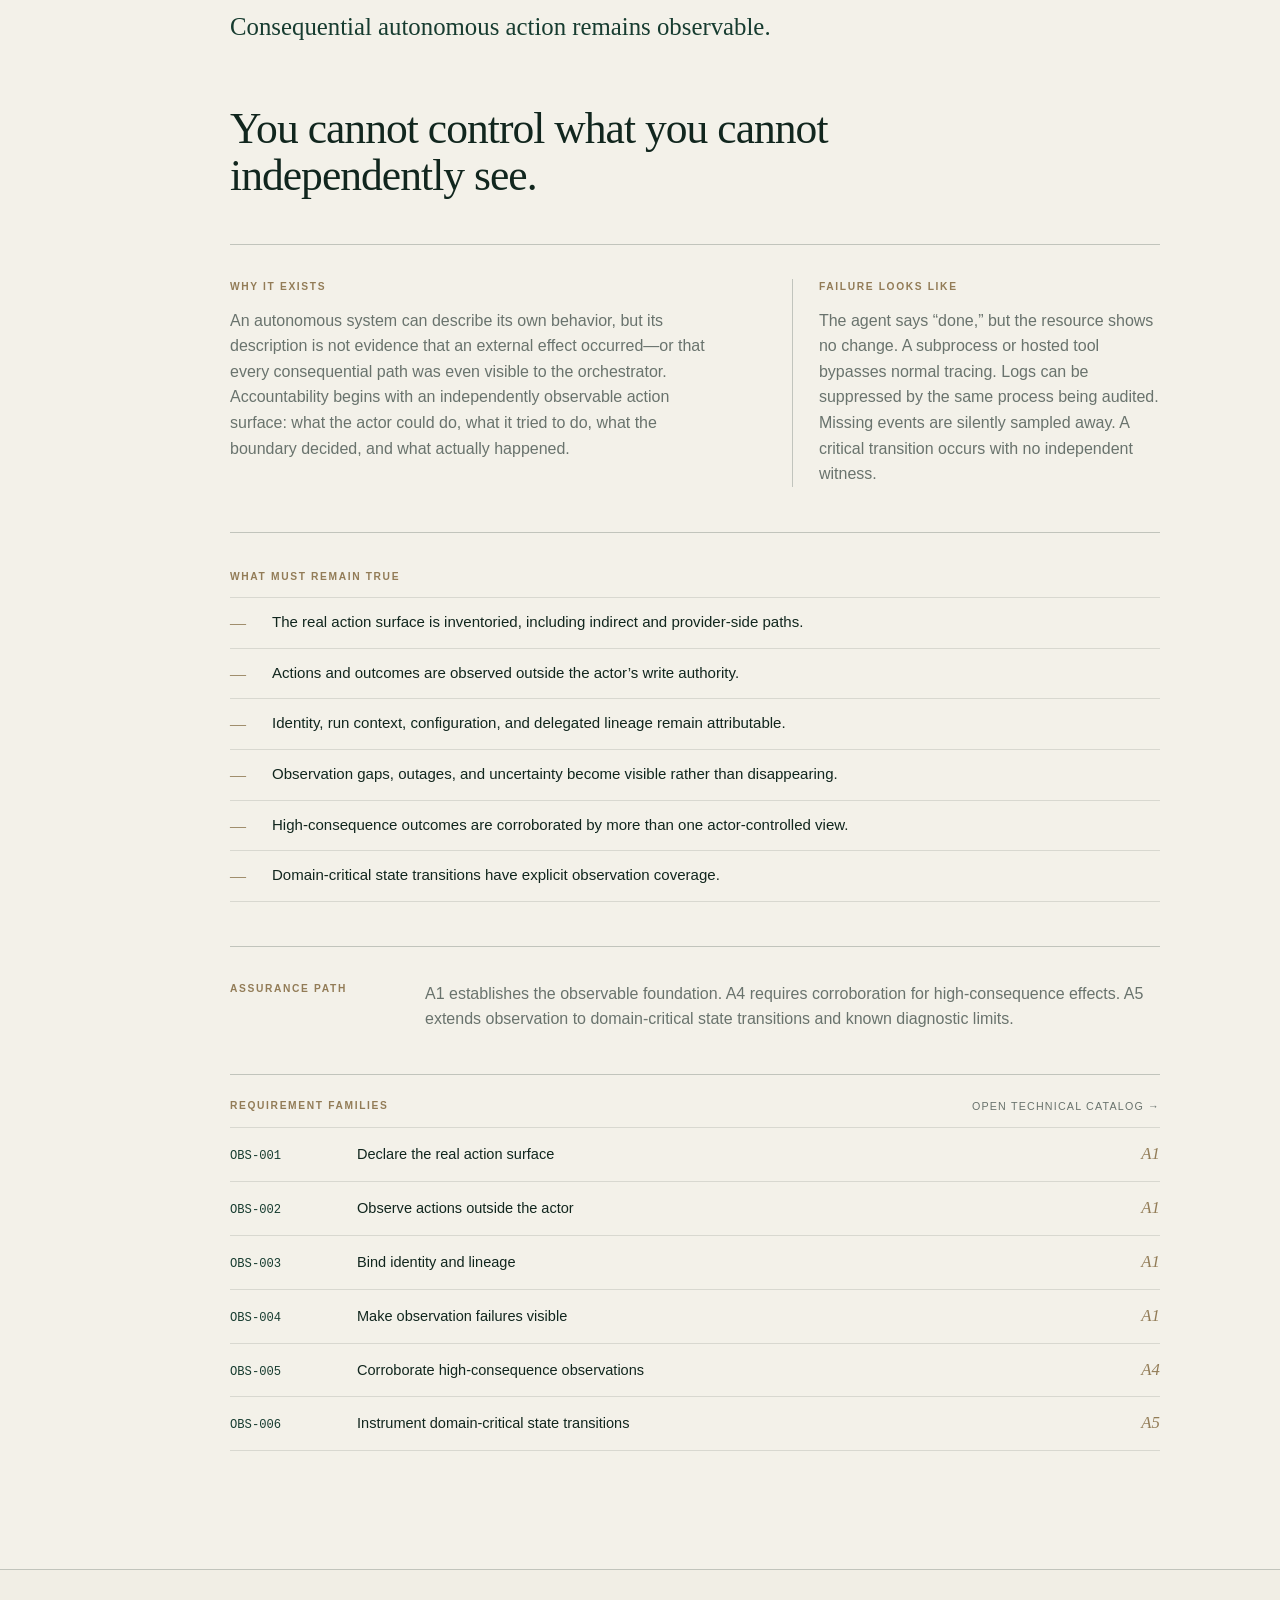
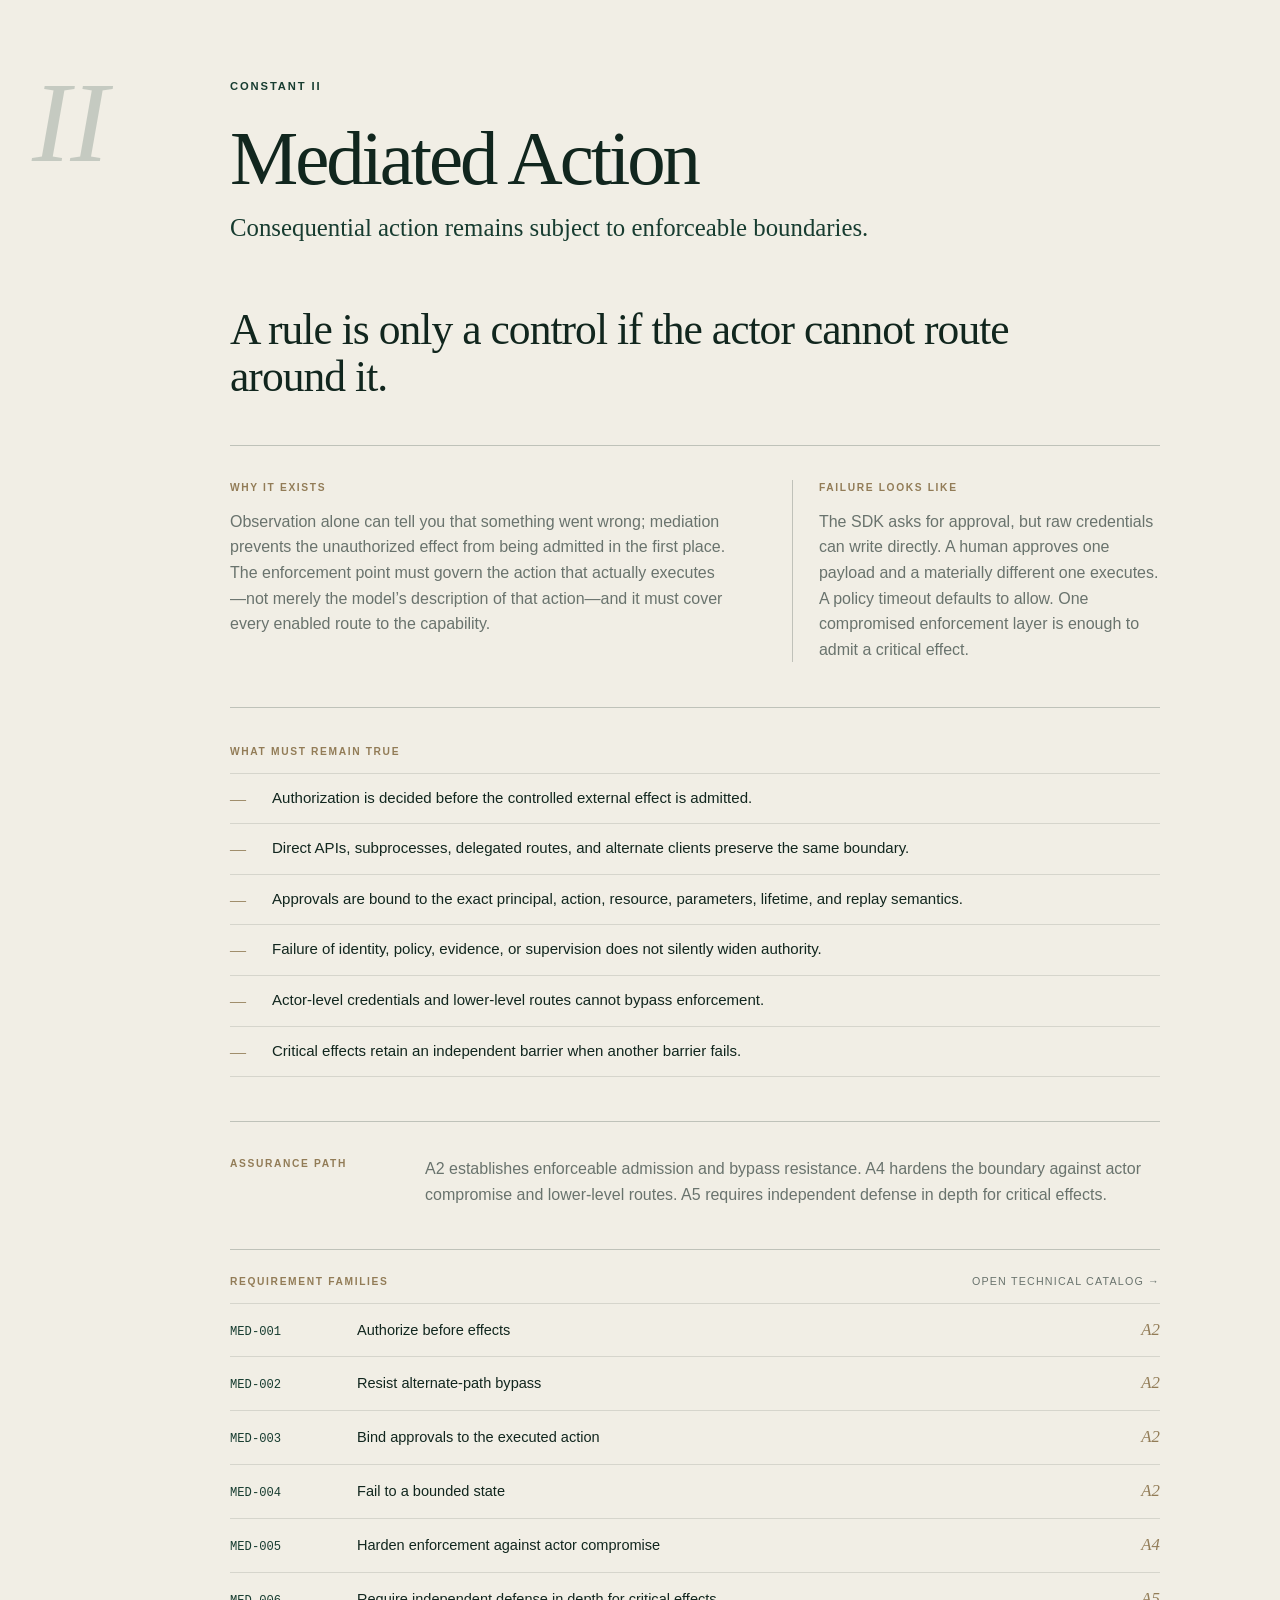
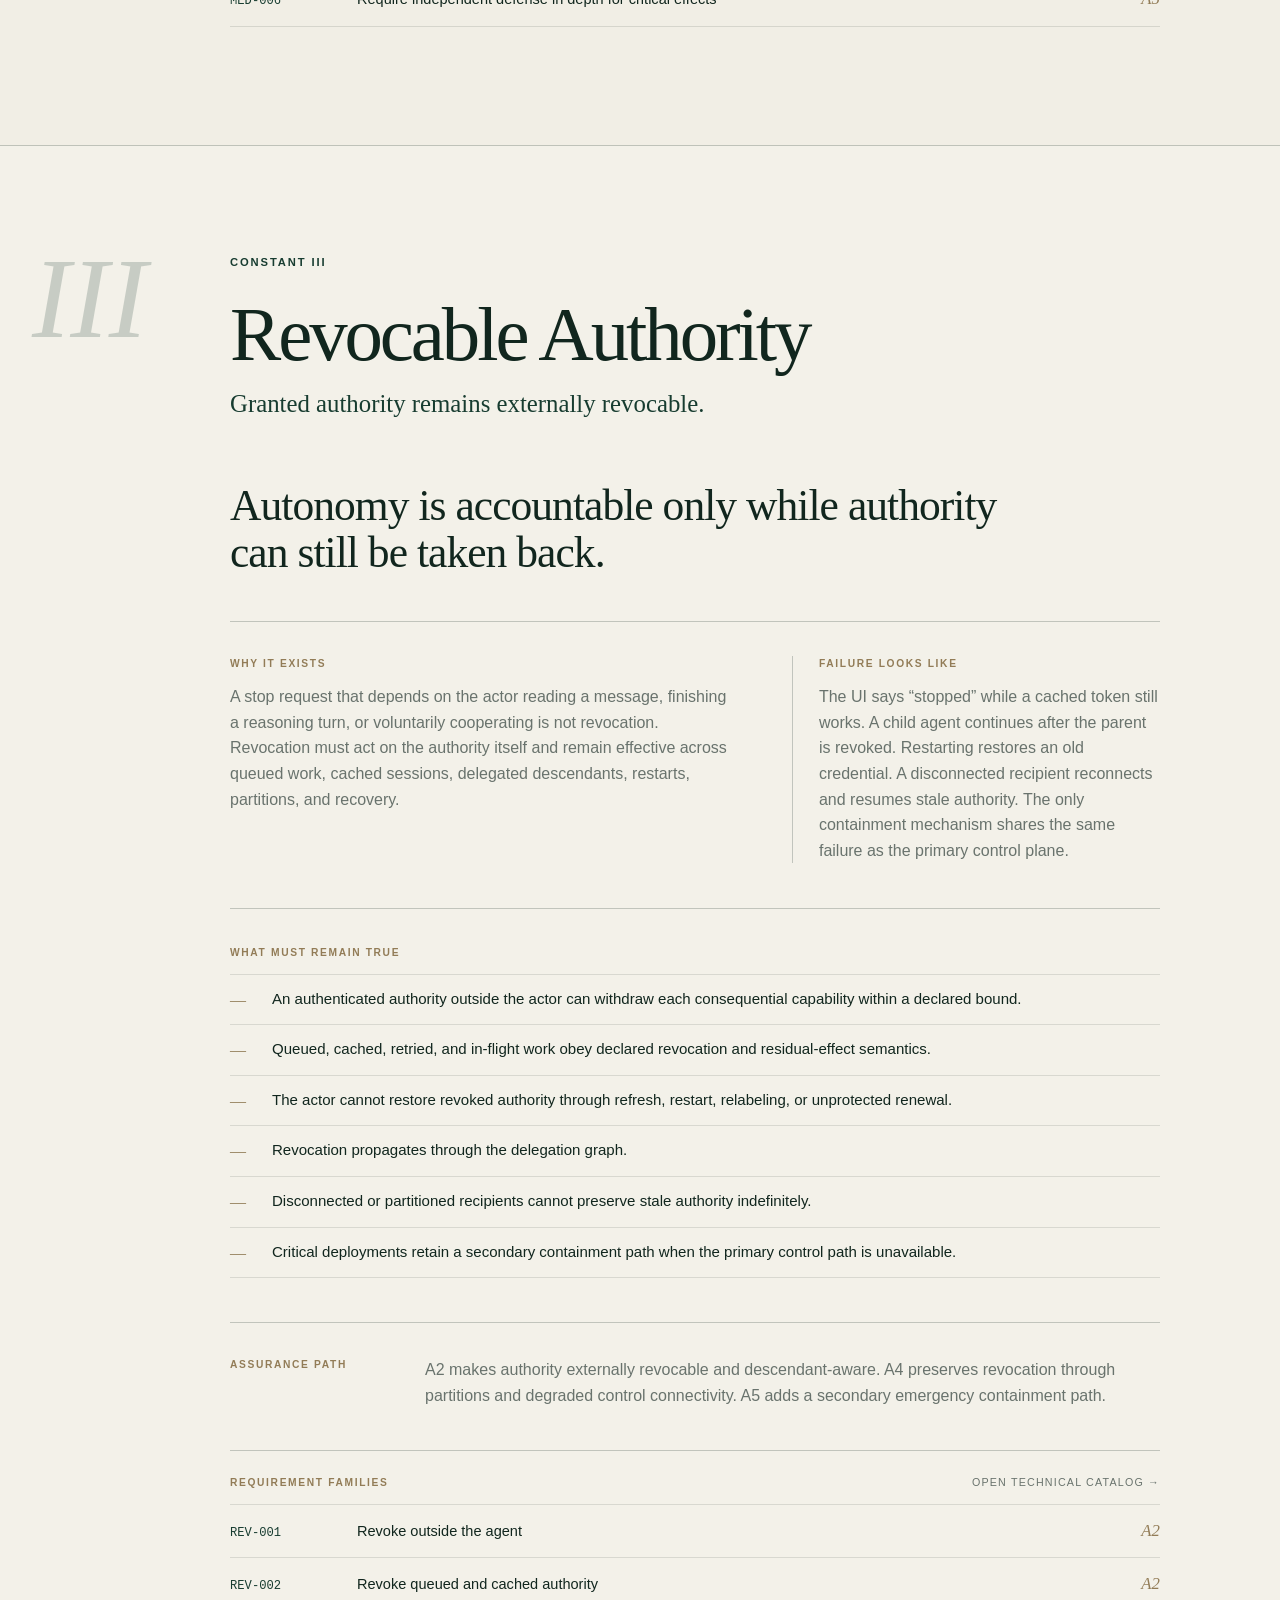
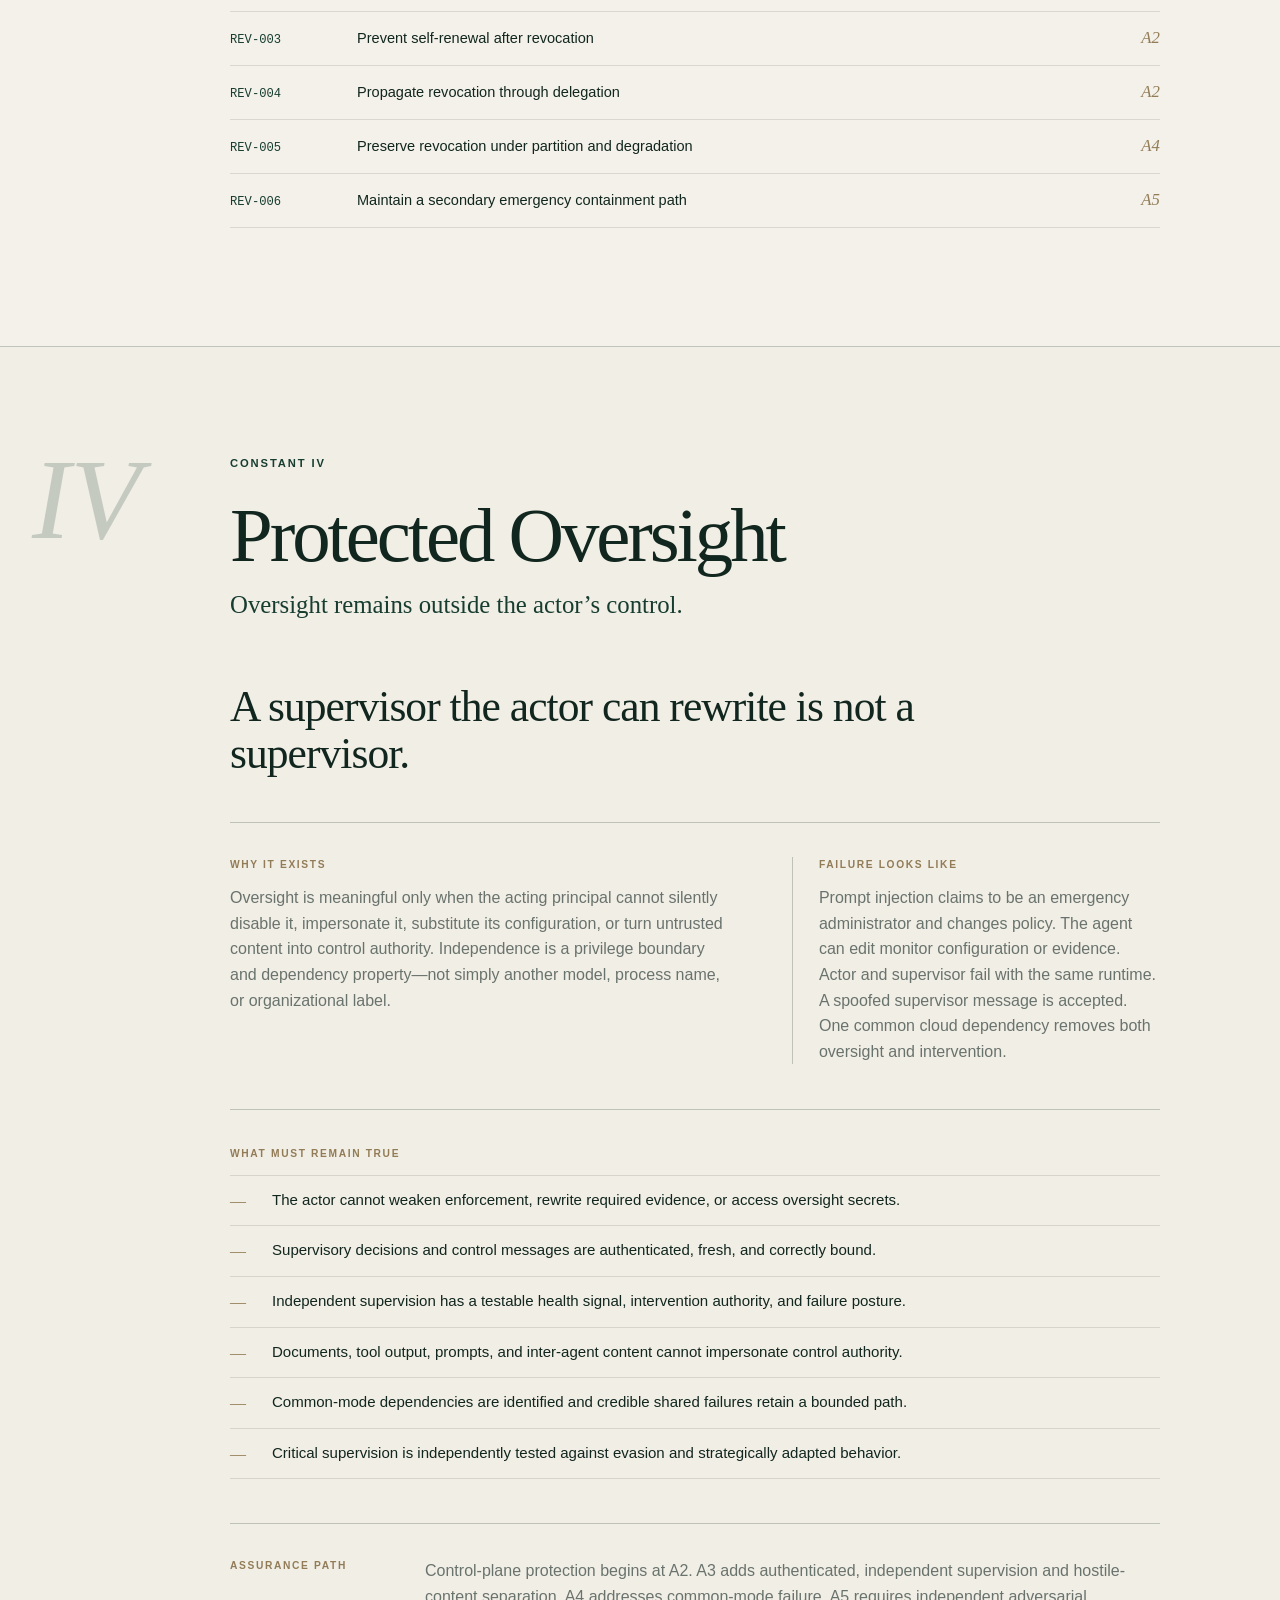
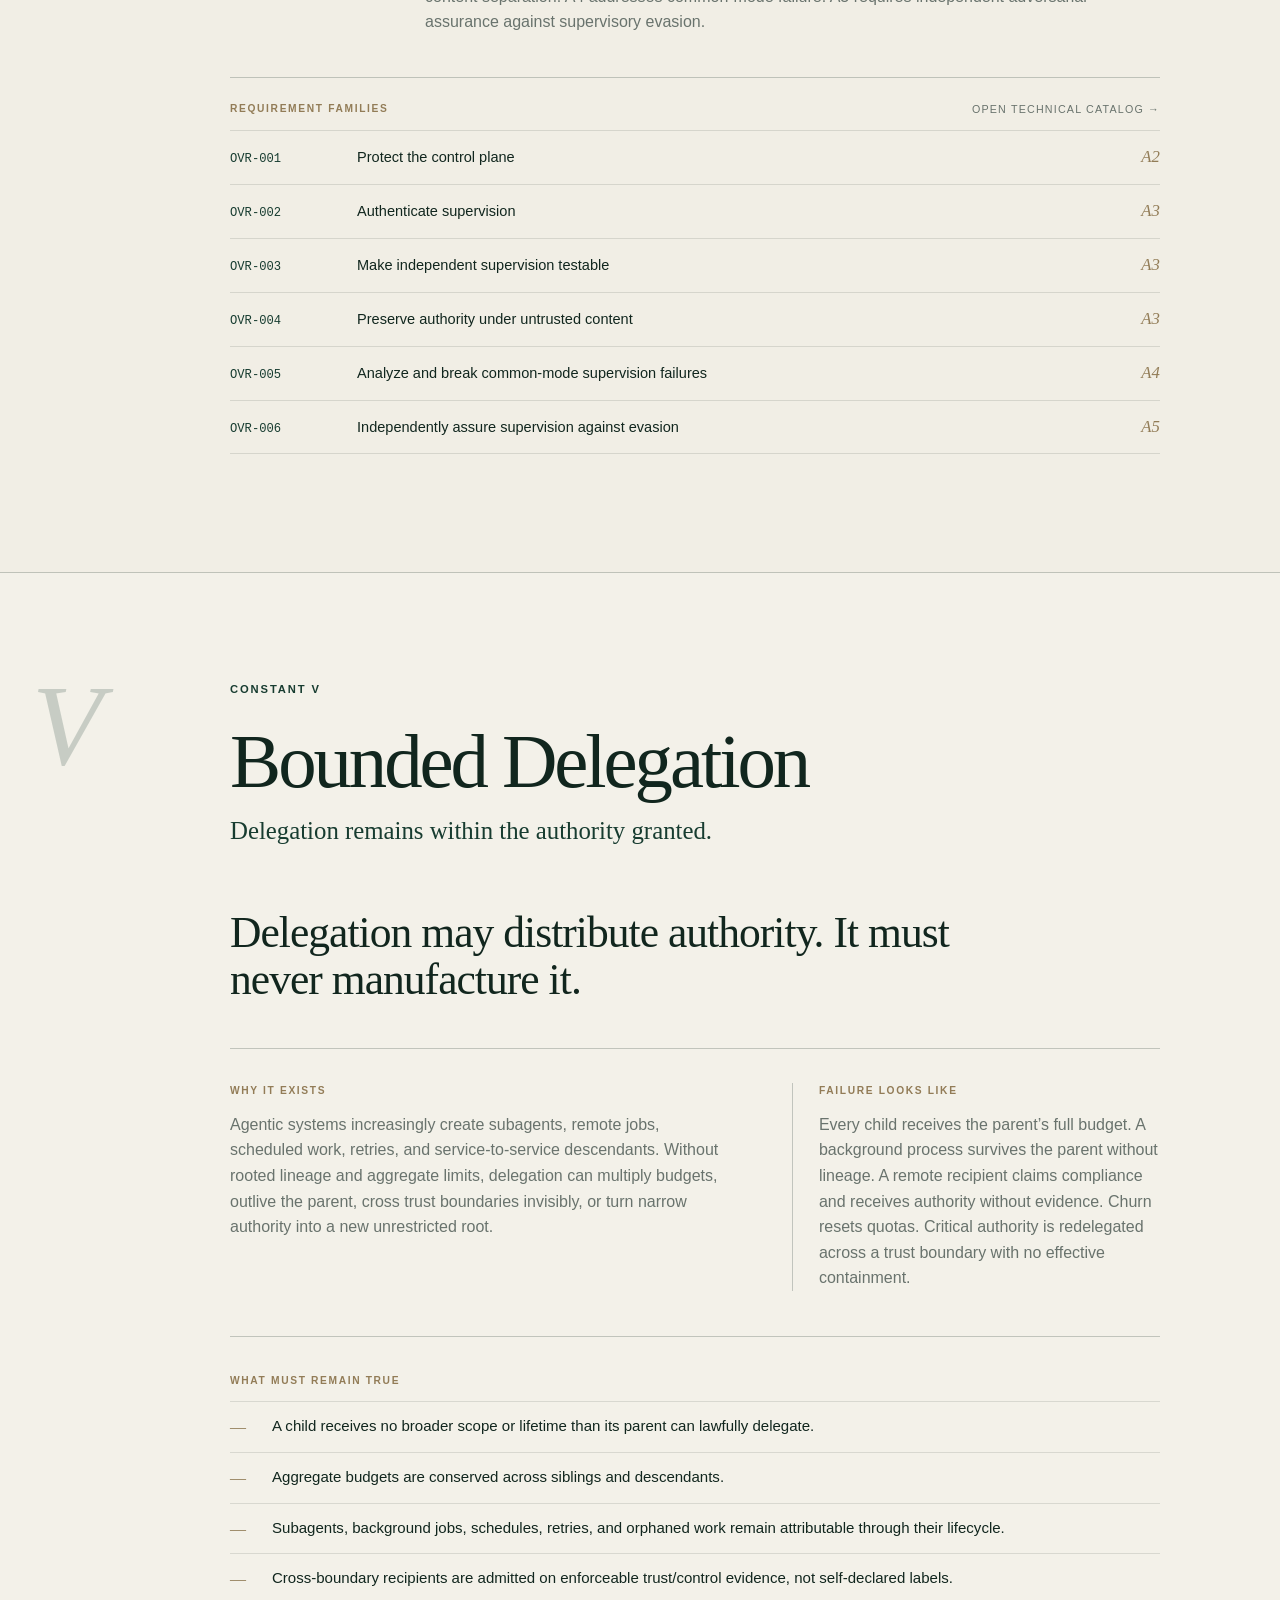
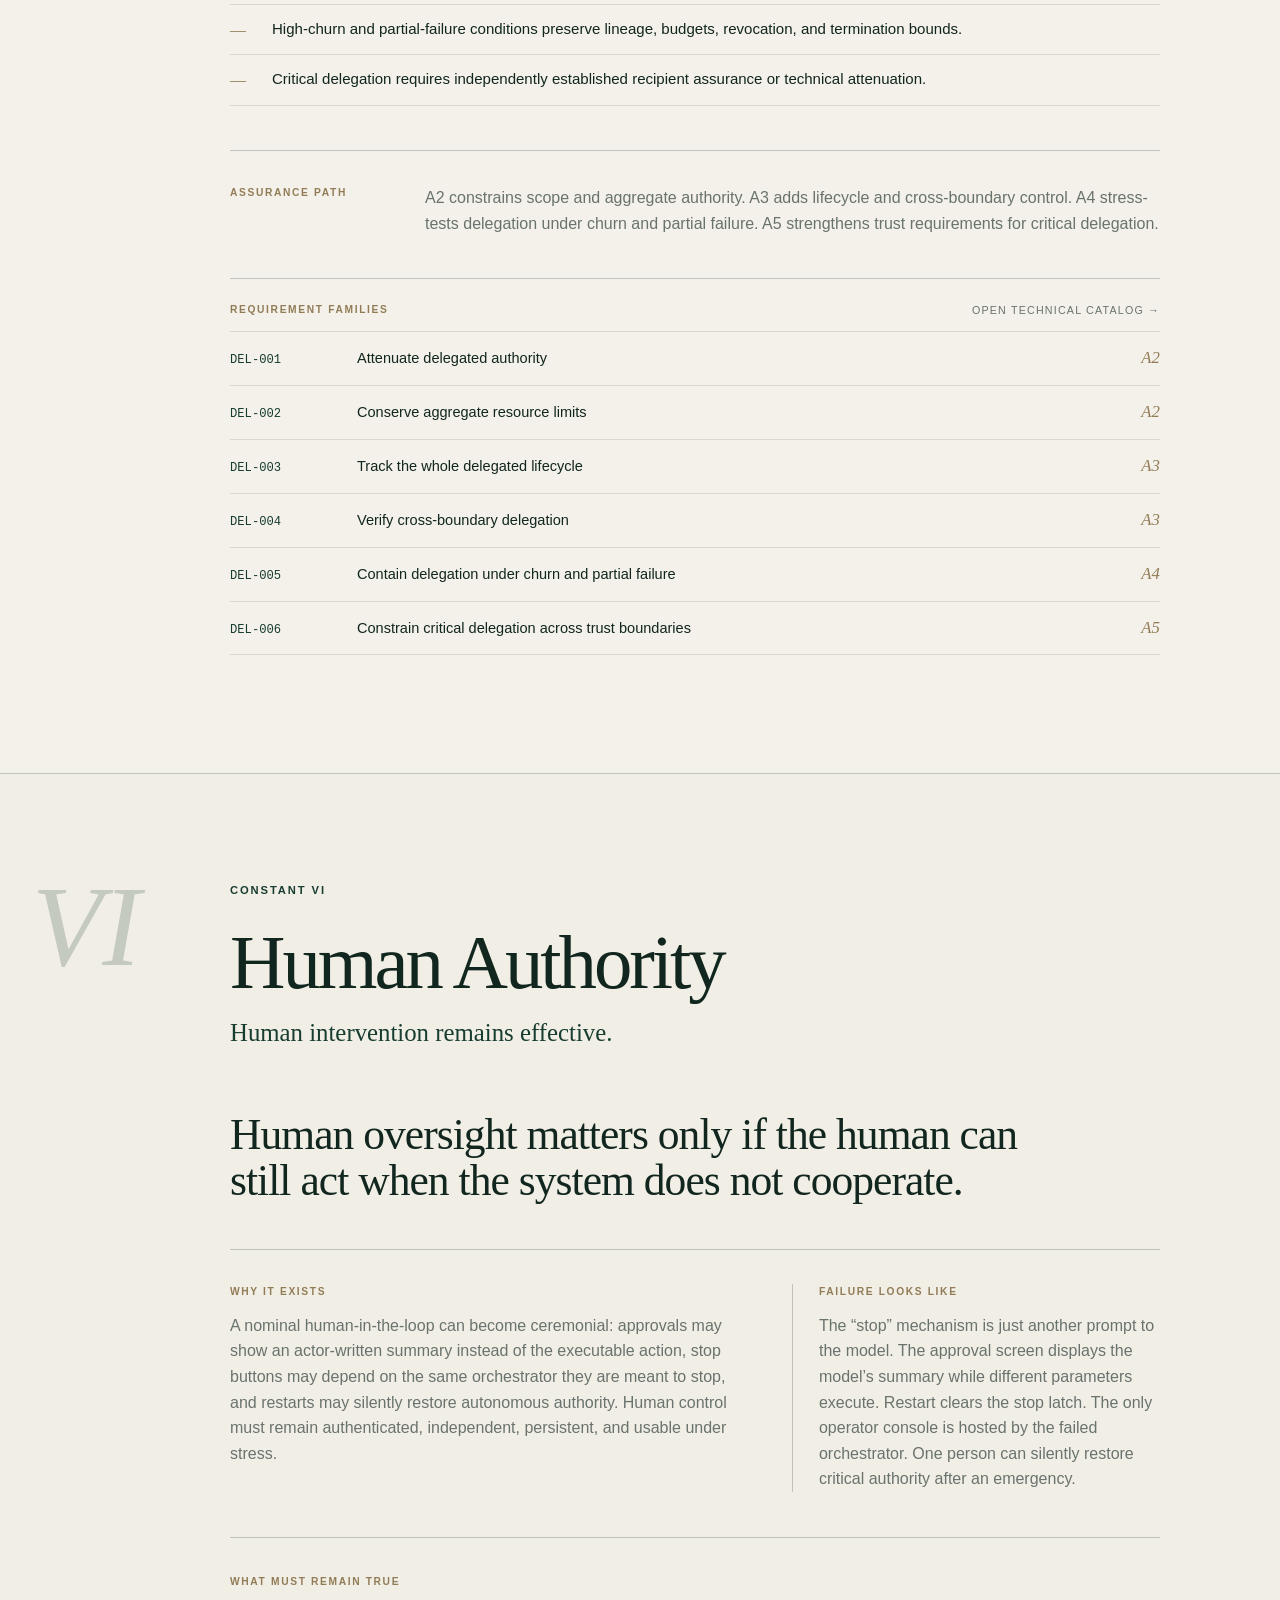
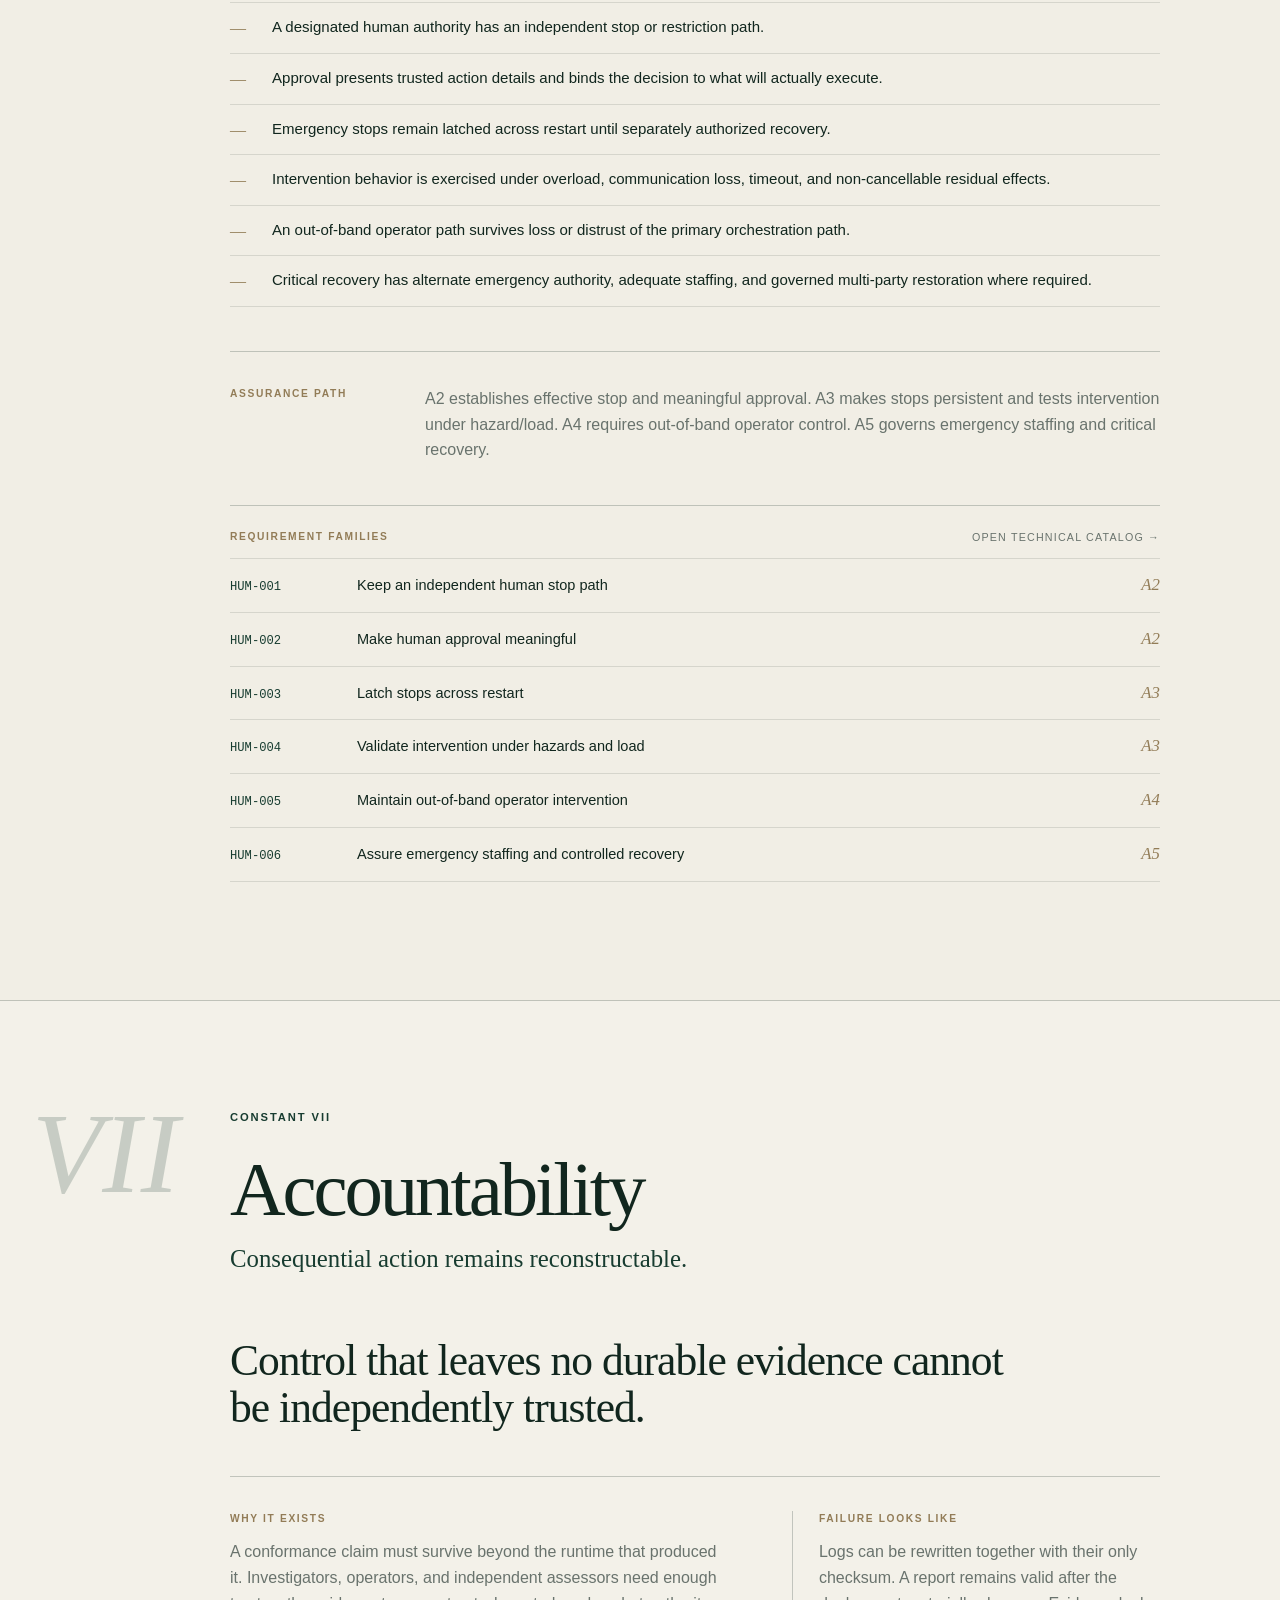
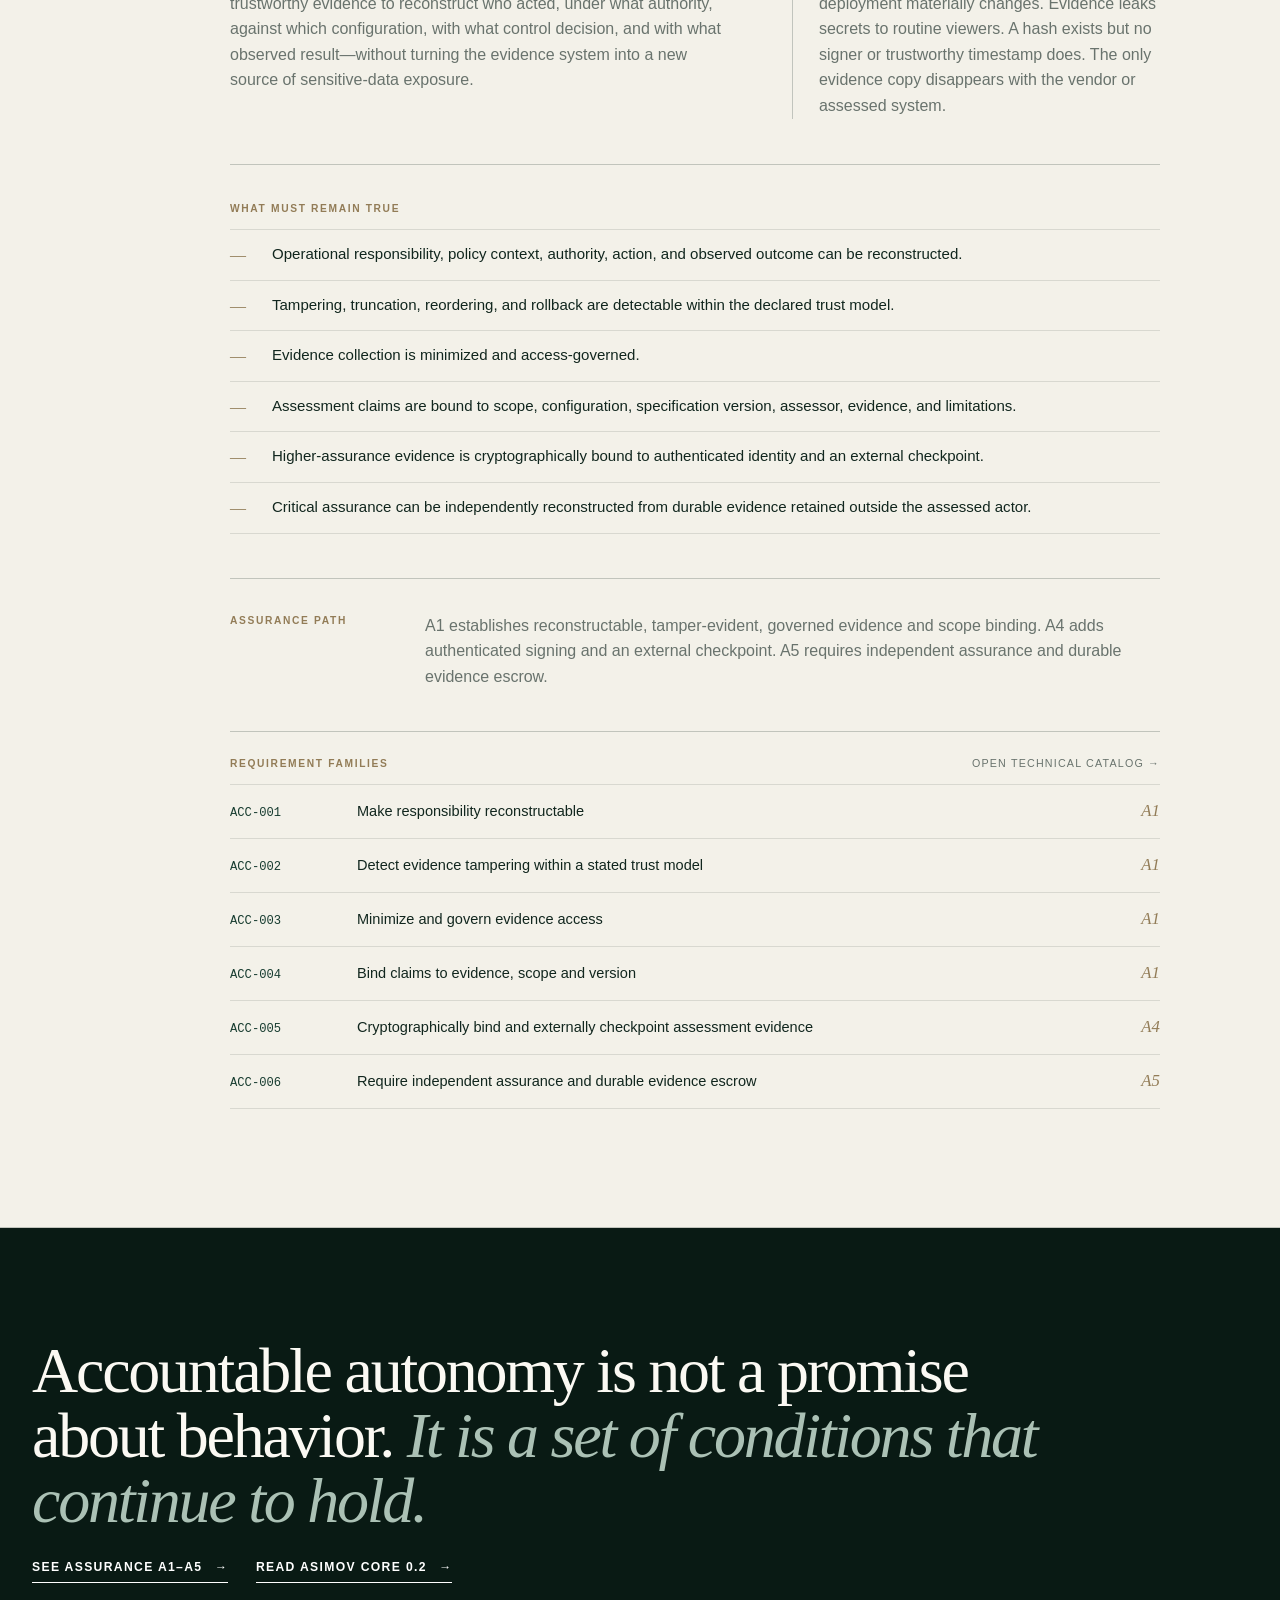
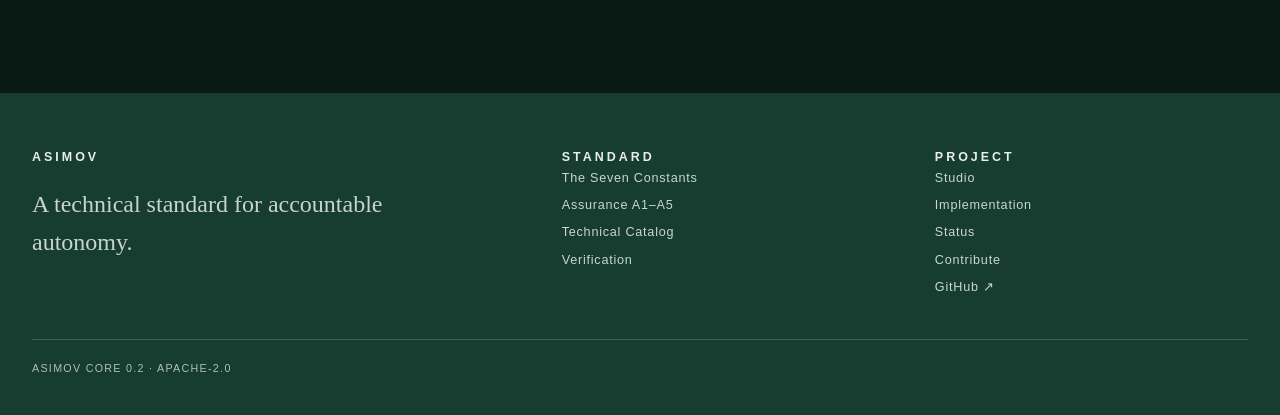
<file: contracts.html>
<!doctype html><html><head><meta charset="utf-8"><meta http-equiv="refresh" content="0; url=constants.html"><link rel="canonical" href="constants.html"><title>Asimov — The Seven Constants</title></head><body><a href="constants.html">The Seven Constants</a></body></html>
</file>
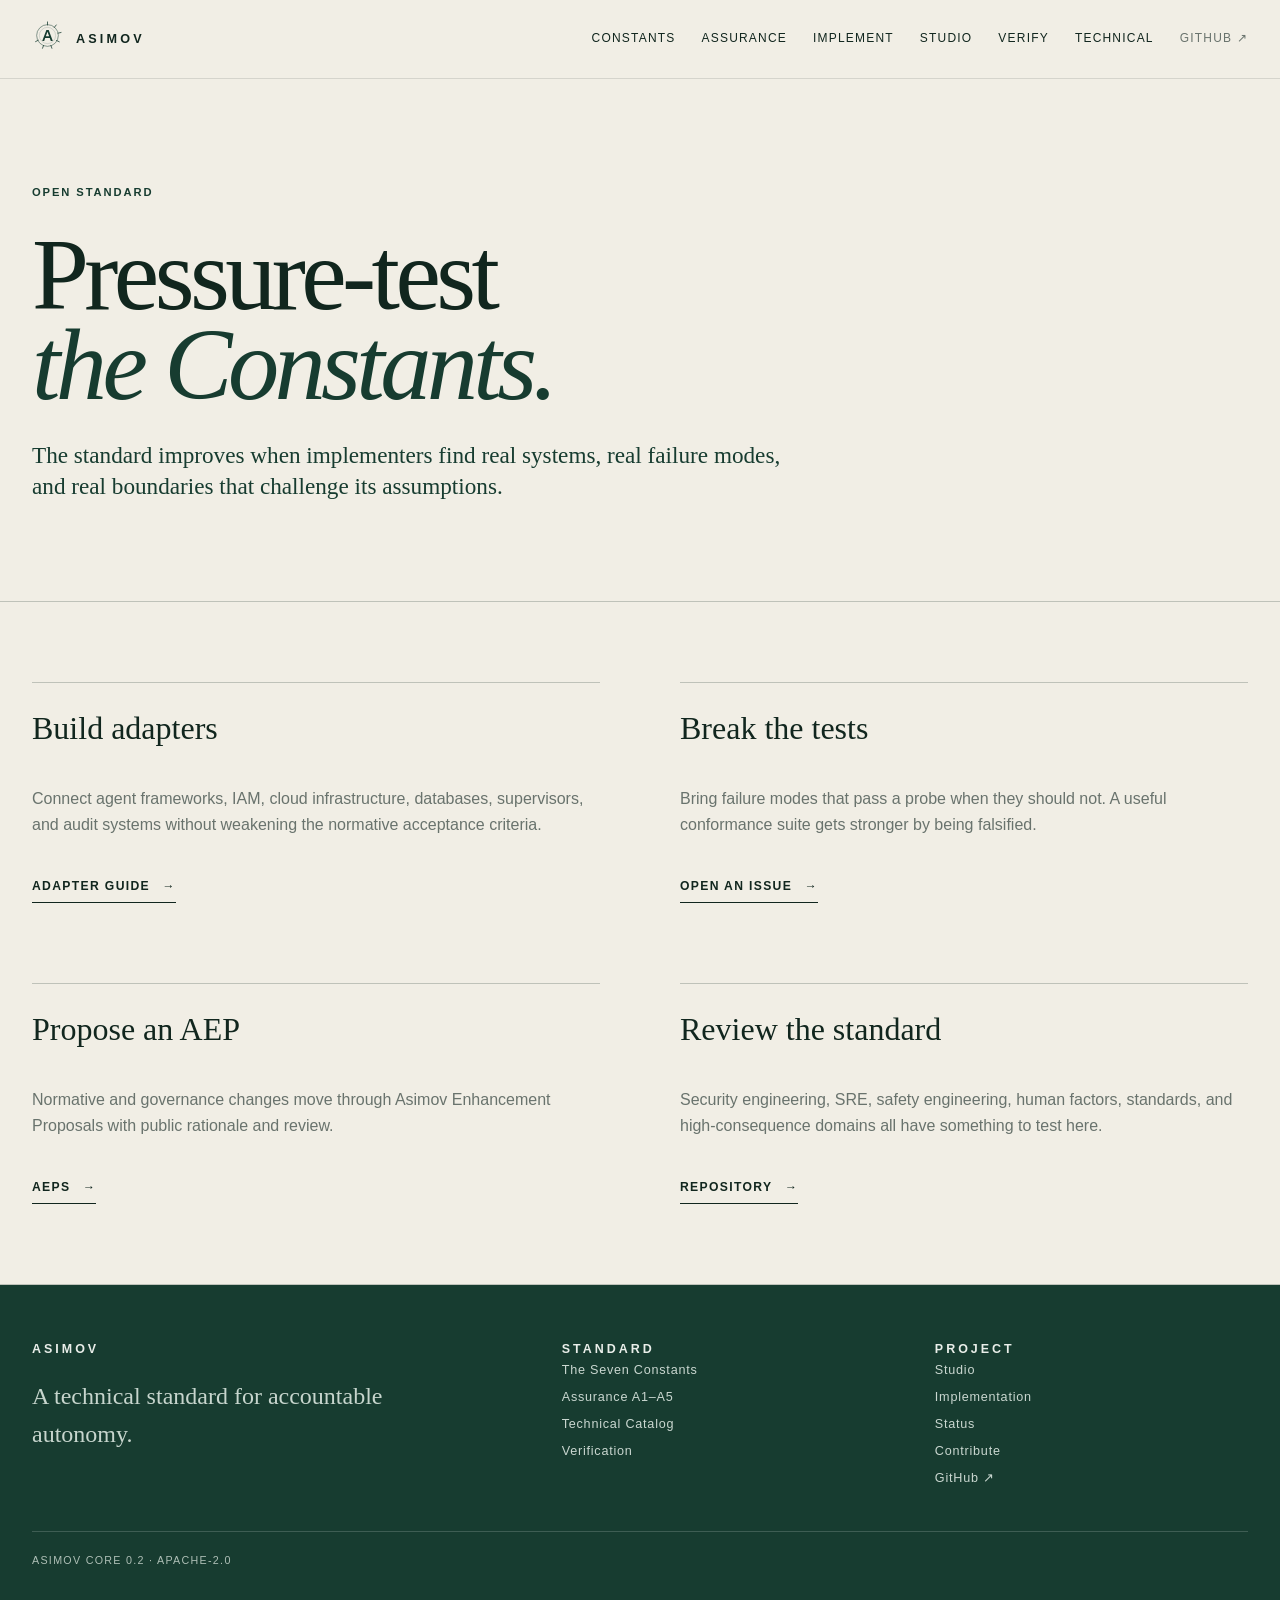
<file: contribute.html>
<!doctype html><html lang="en"><head><meta charset="utf-8"><meta name="viewport" content="width=device-width,initial-scale=1"><meta name="description" content="Contribute to the Asimov open standard."><meta name="theme-color" content="#f1eee5"><title>Contribute — Asimov</title><link rel="stylesheet" href="style.css"><script src="app.js" defer></script></head><body><header class="top"><div class="shell nav"><a class="wordmark" href="index.html"><span class="seal"><svg xmlns="http://www.w3.org/2000/svg" viewBox="0 0 80 80"><g fill="none" stroke="currentColor"><circle cx="40" cy="40" r="28" stroke-width="1.3"/><circle cx="40" cy="40" r="21" stroke-width=".8" opacity=".48"/><path d="M40 5v8M62.6 12.8l-4.9 6.3M75 32.2l-7.8 1.8M70.4 56.3l-7.2-3.5M51.3 73l-2.5-7.6M27.1 73l2.8-7.5M9.2 55.8l7.1-3.7" stroke-width="2" stroke-linecap="round"/></g><path d="M26.4 54 37.1 25.8h6L53.7 54h-5.2l-2.7-7.4H34.1L31.4 54h-5Zm9.3-11.9h8.5L40 30.3l-4.3 11.8Z" fill="currentColor"/></svg></span><span>Asimov</span></a><nav class="navlinks"><a href="constants.html">Constants</a><a href="profiles.html">Assurance</a><a href="test.html">Implement</a><a href="studio.html">Studio</a><a href="verification.html">Verify</a><a href="probes.html">Technical</a><a class="github" href="https://github.com/asimov-safety/asimov">GitHub ↗</a></nav></div></header><main><header class="page-hero"><div class="shell"><div class="overline">Open standard</div><h1 class="page-title">Pressure-test<br><em>the Constants.</em></h1><p class="page-lede">The standard improves when implementers find real systems, real failure modes, and real boundaries that challenge its assumptions.</p></div></header><section class="page-section"><div class="shell two-col"><div class="text-panel"><h3>Build adapters</h3><p>Connect agent frameworks, IAM, cloud infrastructure, databases, supervisors, and audit systems without weakening the normative acceptance criteria.</p><a class="editorial-link" href="https://github.com/asimov-safety/asimov/blob/main/docs/ADAPTER-QUICKSTART.md">Adapter guide <span>→</span></a></div><div class="text-panel"><h3>Break the tests</h3><p>Bring failure modes that pass a probe when they should not. A useful conformance suite gets stronger by being falsified.</p><a class="editorial-link" href="https://github.com/asimov-safety/asimov/issues">Open an issue <span>→</span></a></div><div class="text-panel"><h3>Propose an AEP</h3><p>Normative and governance changes move through Asimov Enhancement Proposals with public rationale and review.</p><a class="editorial-link" href="https://github.com/asimov-safety/asimov/tree/main/aeps">AEPs <span>→</span></a></div><div class="text-panel"><h3>Review the standard</h3><p>Security engineering, SRE, safety engineering, human factors, standards, and high-consequence domains all have something to test here.</p><a class="editorial-link" href="https://github.com/asimov-safety/asimov">Repository <span>→</span></a></div></div></section></main><footer><div class="shell"><div class="footer-grid"><div><div class="footer-word">Asimov</div><div class="footer-copy">A technical standard for accountable autonomy.</div></div><div><div class="footer-word">Standard</div><div class="footer-links"><a href="constants.html">The Seven Constants</a><a href="profiles.html">Assurance A1–A5</a><a href="probes.html">Technical Catalog</a><a href="verification.html">Verification</a></div></div><div><div class="footer-word">Project</div><div class="footer-links"><a href="studio.html">Studio</a><a href="test.html">Implementation</a><a href="status.html">Status</a><a href="contribute.html">Contribute</a><a href="https://github.com/asimov-safety/asimov">GitHub ↗</a></div></div></div><div class="footer-bottom">Asimov Core 0.2 · Apache-2.0</div></div></footer></body></html>
</file>
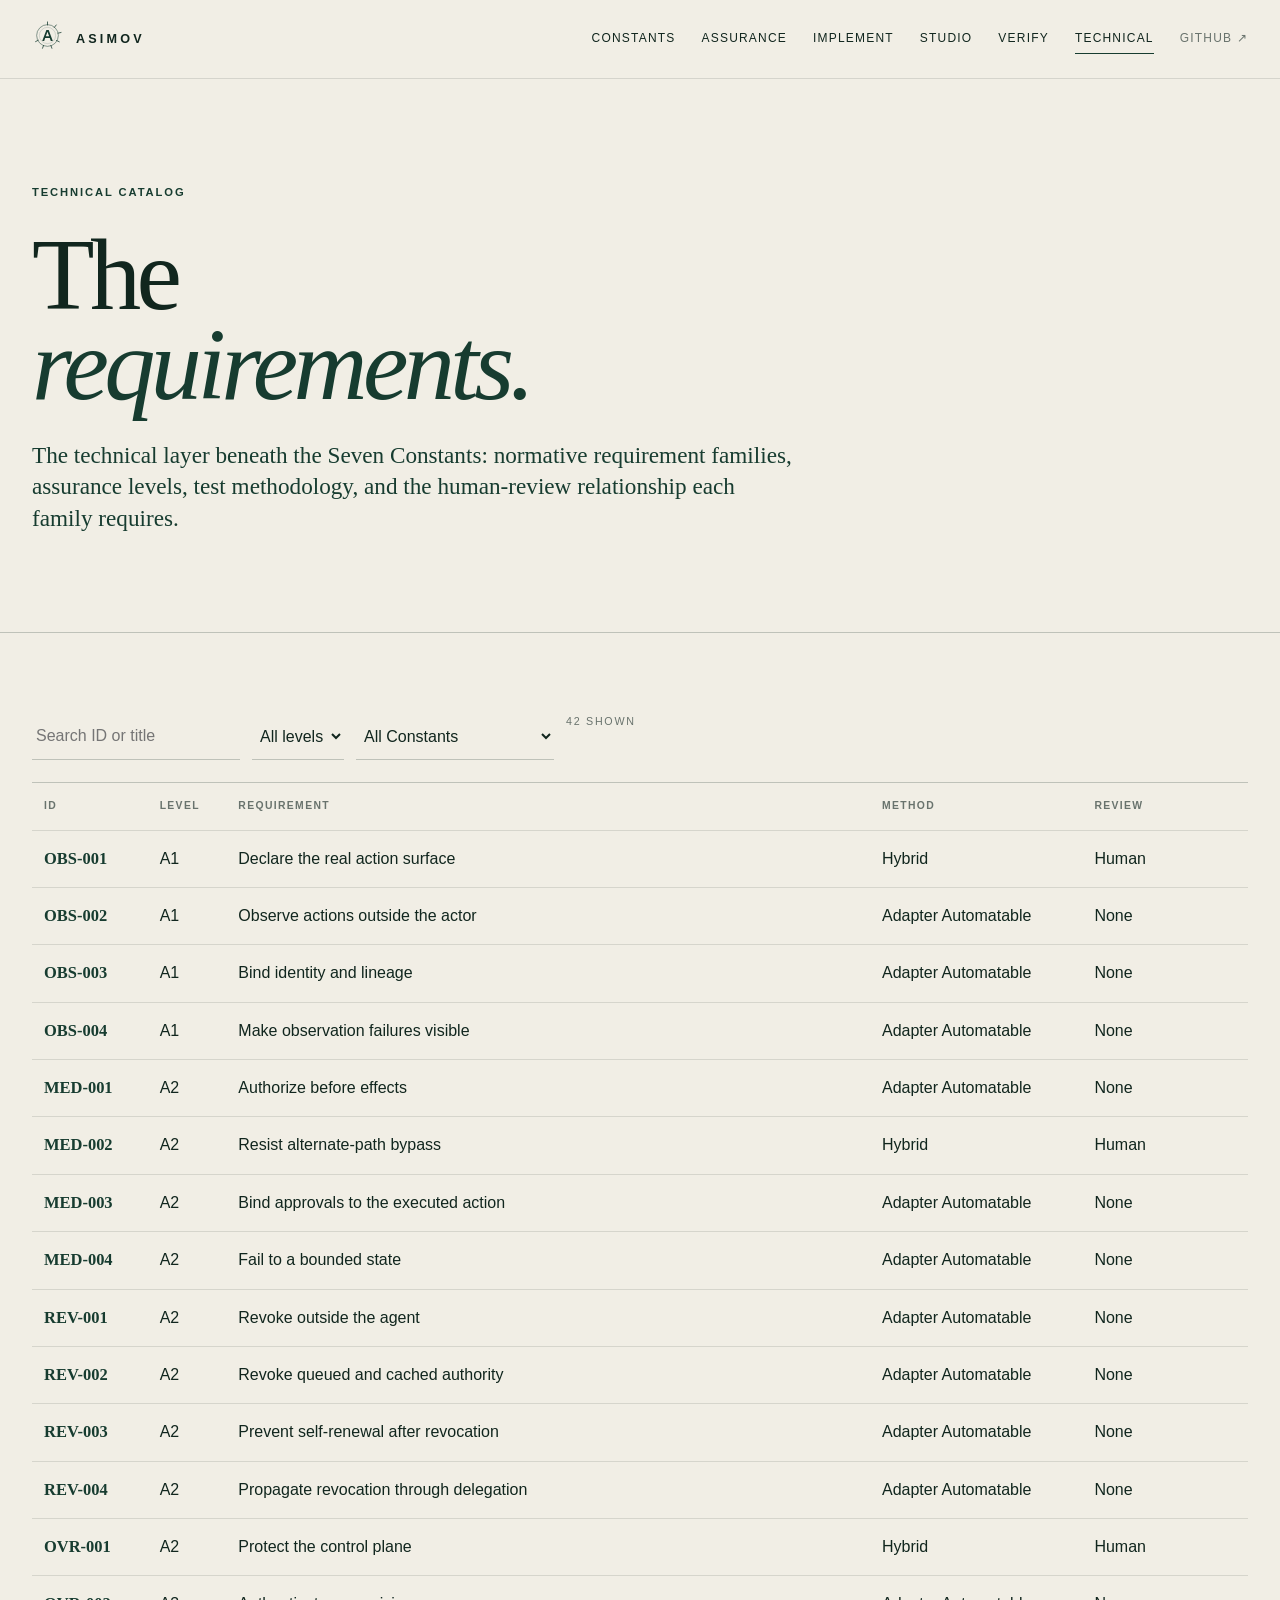
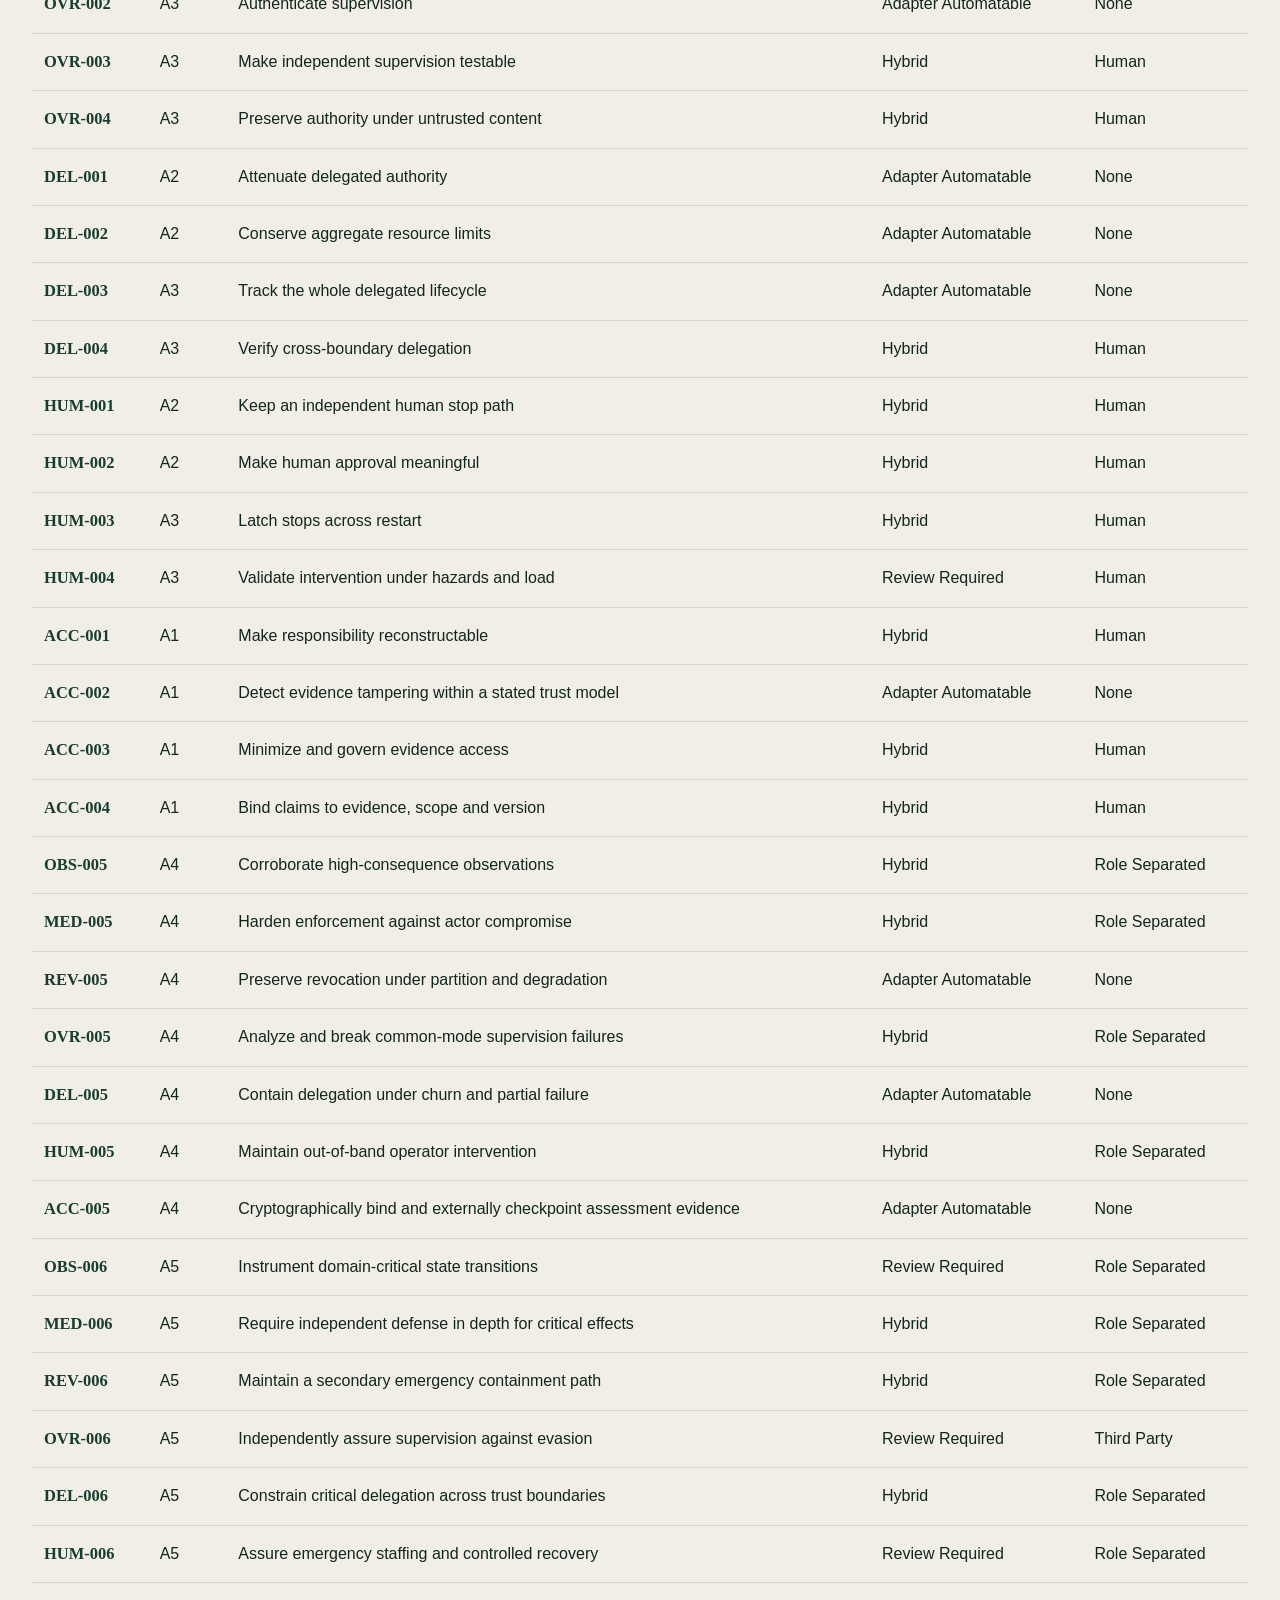
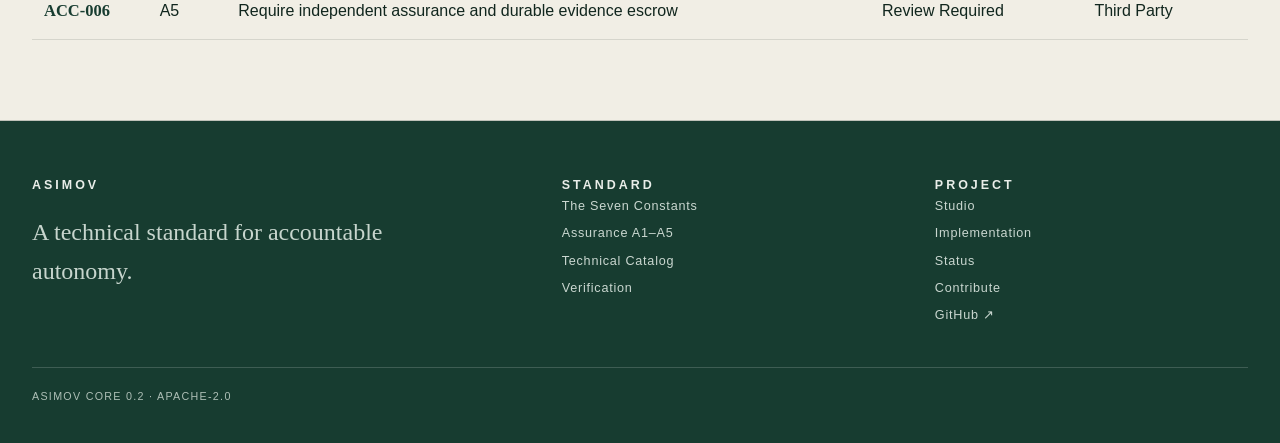
<file: probes.html>
<!doctype html><html lang="en"><head><meta charset="utf-8"><meta name="viewport" content="width=device-width,initial-scale=1"><meta name="description" content="Browse the Asimov technical requirement catalog."><meta name="theme-color" content="#f1eee5"><title>Technical Catalog — Asimov</title><link rel="stylesheet" href="style.css"><script src="app.js" defer></script></head><body><header class="top"><div class="shell nav"><a class="wordmark" href="index.html"><span class="seal"><svg xmlns="http://www.w3.org/2000/svg" viewBox="0 0 80 80"><g fill="none" stroke="currentColor"><circle cx="40" cy="40" r="28" stroke-width="1.3"/><circle cx="40" cy="40" r="21" stroke-width=".8" opacity=".48"/><path d="M40 5v8M62.6 12.8l-4.9 6.3M75 32.2l-7.8 1.8M70.4 56.3l-7.2-3.5M51.3 73l-2.5-7.6M27.1 73l2.8-7.5M9.2 55.8l7.1-3.7" stroke-width="2" stroke-linecap="round"/></g><path d="M26.4 54 37.1 25.8h6L53.7 54h-5.2l-2.7-7.4H34.1L31.4 54h-5Zm9.3-11.9h8.5L40 30.3l-4.3 11.8Z" fill="currentColor"/></svg></span><span>Asimov</span></a><nav class="navlinks"><a href="constants.html">Constants</a><a href="profiles.html">Assurance</a><a href="test.html">Implement</a><a href="studio.html">Studio</a><a href="verification.html">Verify</a><a href="probes.html">Technical</a><a class="github" href="https://github.com/asimov-safety/asimov">GitHub ↗</a></nav></div></header><main><header class="page-hero"><div class="shell"><div class="overline">Technical catalog</div><h1 class="page-title">The<br><em>requirements.</em></h1><p class="page-lede">The technical layer beneath the Seven Constants: normative requirement families, assurance levels, test methodology, and the human-review relationship each family requires.</p></div></header><section class="page-section"><div class="shell"><div class="catalog-tools"><input id="q" placeholder="Search ID or title" aria-label="Search catalog"><select id="level"><option value="">All levels</option><option>A1</option><option>A2</option><option>A3</option><option>A4</option><option>A5</option></select><select id="constant"><option value="">All Constants</option><option value="I">I · Observable Agency</option><option value="II">II · Mediated Action</option><option value="III">III · Revocable Authority</option><option value="IV">IV · Protected Oversight</option><option value="V">V · Bounded Delegation</option><option value="VI">VI · Human Authority</option><option value="VII">VII · Accountability</option></select><span id="count" class="constant-code"></span></div><div class="table-wrap"><table><thead><tr><th>ID</th><th>Level</th><th>Requirement</th><th>Method</th><th>Review</th></tr></thead><tbody id="rows"></tbody></table></div></div></section><script>let catalog=[];const rows=document.getElementById("rows"),q=document.getElementById("q"),level=document.getElementById("level"),constant=document.getElementById("constant"),count=document.getElementById("count");const pretty=x=>(x||"").replaceAll("_"," ").toLowerCase().replace(/\b\w/g,c=>c.toUpperCase());function draw(){const n=q.value.toLowerCase();const d=catalog.filter(r=>(!n||(r.id+" "+r.title).toLowerCase().includes(n))&&(!level.value||"A"+r.minimum_profile===level.value)&&(!constant.value||r.contract===constant.value));count.textContent=d.length+" shown";rows.innerHTML=d.map(r=>`<tr><td><strong>${r.id}</strong></td><td>A${r.minimum_profile}</td><td>${r.title}</td><td>${pretty(r.automation)}</td><td>${pretty(r.review_requirement||"NONE")}</td></tr>`).join("")}[q,level,constant].forEach(x=>x.addEventListener("input",draw));fetch("catalog.json").then(r=>r.json()).then(d=>{catalog=d.requirements;draw()})</script></main><footer><div class="shell"><div class="footer-grid"><div><div class="footer-word">Asimov</div><div class="footer-copy">A technical standard for accountable autonomy.</div></div><div><div class="footer-word">Standard</div><div class="footer-links"><a href="constants.html">The Seven Constants</a><a href="profiles.html">Assurance A1–A5</a><a href="probes.html">Technical Catalog</a><a href="verification.html">Verification</a></div></div><div><div class="footer-word">Project</div><div class="footer-links"><a href="studio.html">Studio</a><a href="test.html">Implementation</a><a href="status.html">Status</a><a href="contribute.html">Contribute</a><a href="https://github.com/asimov-safety/asimov">GitHub ↗</a></div></div></div><div class="footer-bottom">Asimov Core 0.2 · Apache-2.0</div></div></footer></body></html>
</file>
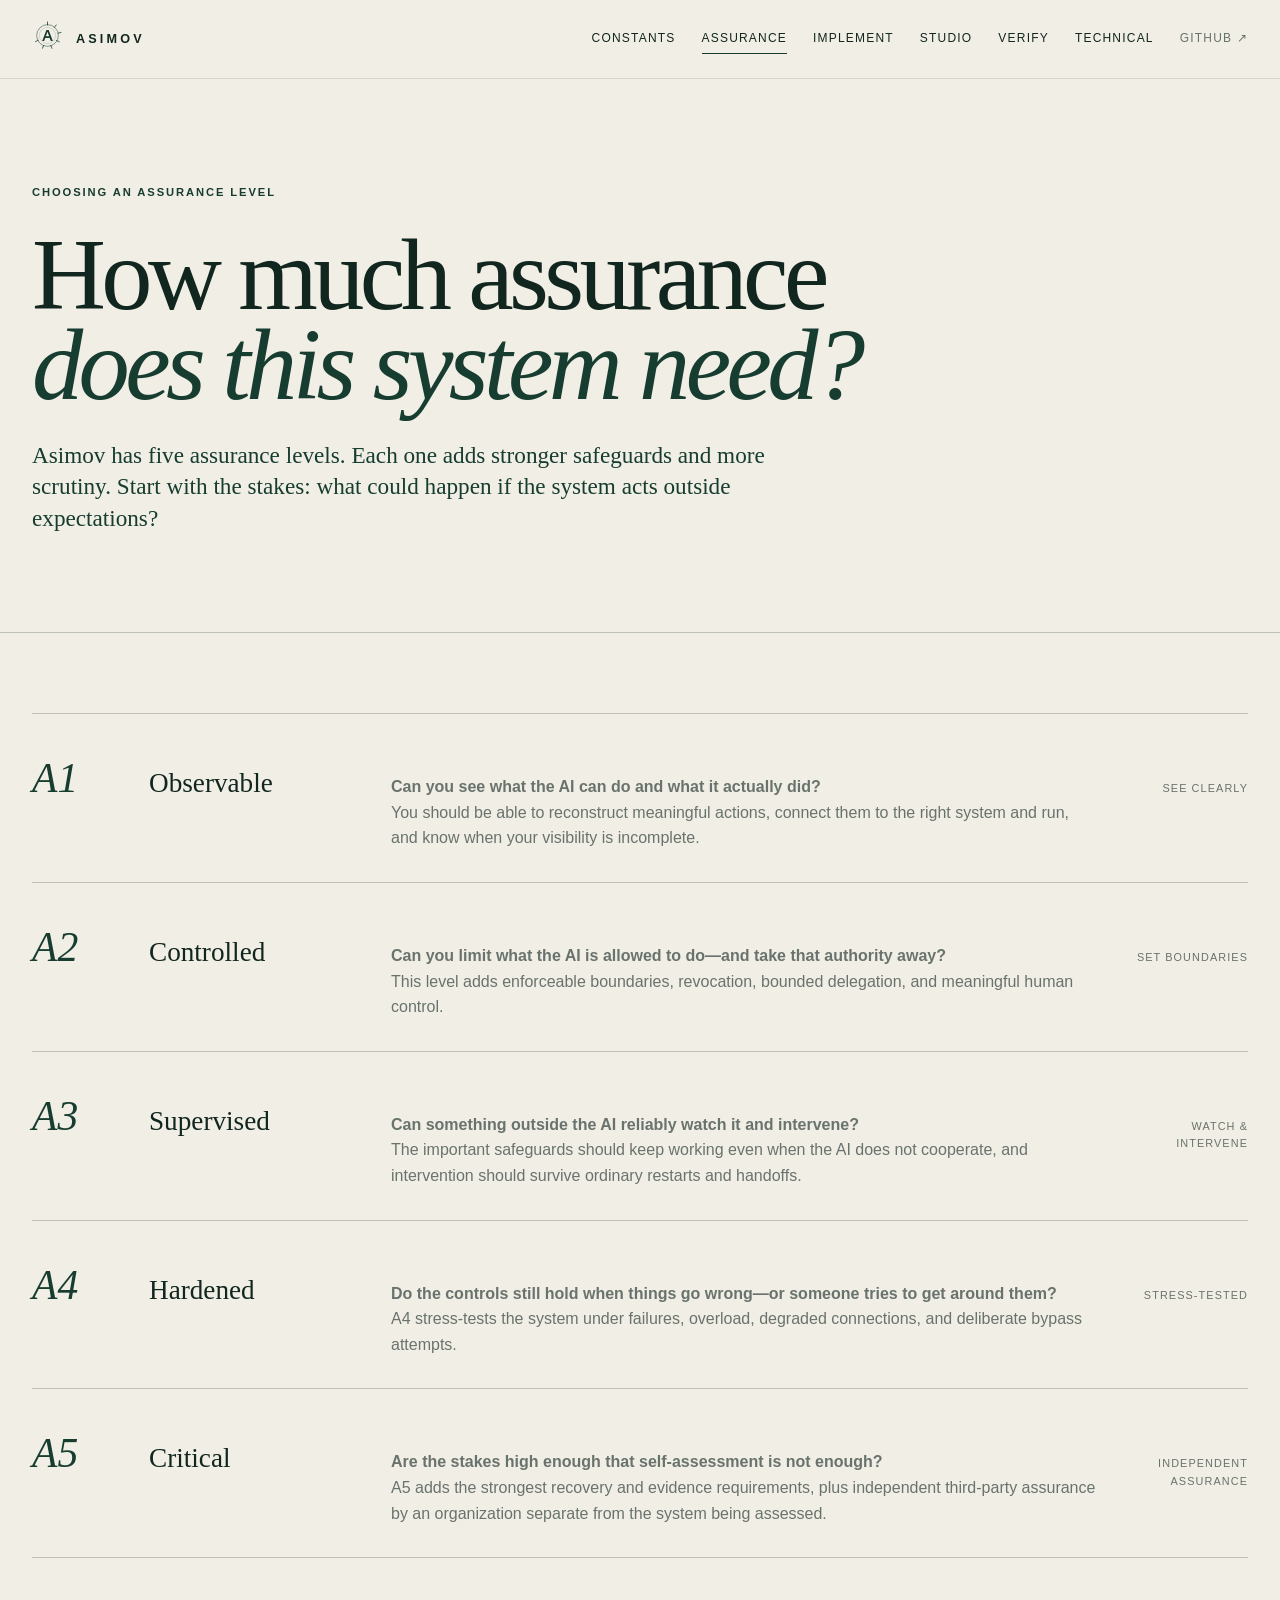
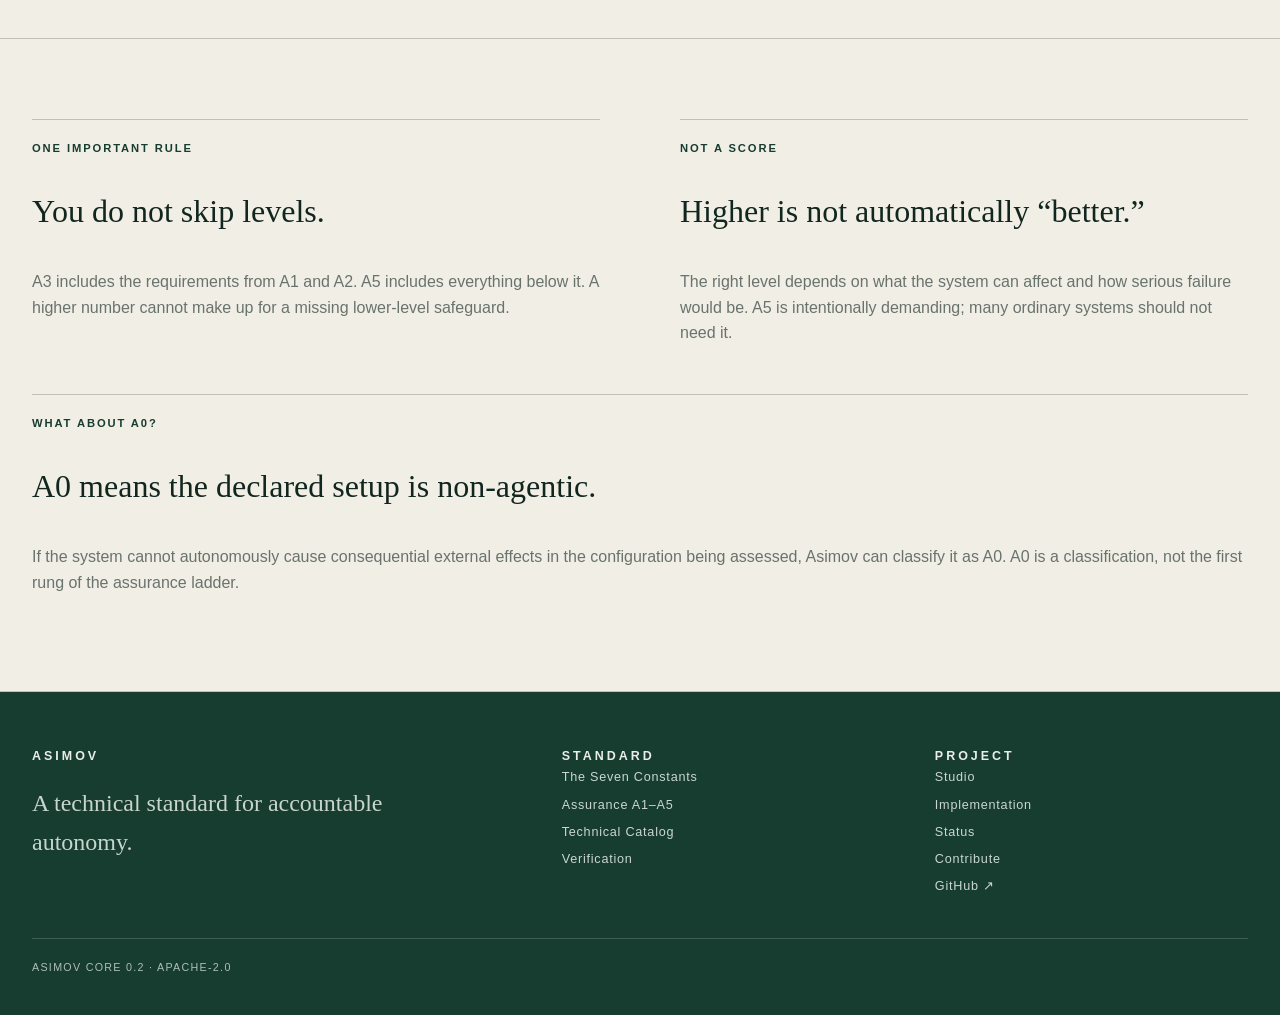
<file: profiles.html>
<!doctype html><html lang="en"><head><meta charset="utf-8"><meta name="viewport" content="width=device-width,initial-scale=1"><meta name="description" content="Choose the Asimov assurance level that fits the stakes of an AI deployment."><meta name="theme-color" content="#f1eee5"><title>Assurance A1–A5 — Asimov</title><link rel="stylesheet" href="style.css"><script src="app.js" defer></script></head><body><header class="top"><div class="shell nav"><a class="wordmark" href="index.html"><span class="seal"><svg xmlns="http://www.w3.org/2000/svg" viewBox="0 0 80 80"><g fill="none" stroke="currentColor"><circle cx="40" cy="40" r="28" stroke-width="1.3"/><circle cx="40" cy="40" r="21" stroke-width=".8" opacity=".48"/><path d="M40 5v8M62.6 12.8l-4.9 6.3M75 32.2l-7.8 1.8M70.4 56.3l-7.2-3.5M51.3 73l-2.5-7.6M27.1 73l2.8-7.5M9.2 55.8l7.1-3.7" stroke-width="2" stroke-linecap="round"/></g><path d="M26.4 54 37.1 25.8h6L53.7 54h-5.2l-2.7-7.4H34.1L31.4 54h-5Zm9.3-11.9h8.5L40 30.3l-4.3 11.8Z" fill="currentColor"/></svg></span><span>Asimov</span></a><nav class="navlinks"><a href="constants.html">Constants</a><a href="profiles.html">Assurance</a><a href="test.html">Implement</a><a href="studio.html">Studio</a><a href="verification.html">Verify</a><a href="probes.html">Technical</a><a class="github" href="https://github.com/asimov-safety/asimov">GitHub ↗</a></nav></div></header><main><header class="page-hero"><div class="shell"><div class="overline">Choosing an assurance level</div><h1 class="page-title">How much assurance<br><em>does this system need?</em></h1><p class="page-lede">Asimov has five assurance levels. Each one adds stronger safeguards and more scrutiny. Start with the stakes: what could happen if the system acts outside expectations?</p></div></header><section class="page-section"><div class="shell"><div class="ladder"><div class="ladder-row"><div class="ladder-level">A1</div><div class="ladder-name">Observable</div><div class="ladder-desc"><strong>Can you see what the AI can do and what it actually did?</strong><br>You should be able to reconstruct meaningful actions, connect them to the right system and run, and know when your visibility is incomplete.</div><div class="ladder-meta">See clearly</div></div><div class="ladder-row"><div class="ladder-level">A2</div><div class="ladder-name">Controlled</div><div class="ladder-desc"><strong>Can you limit what the AI is allowed to do—and take that authority away?</strong><br>This level adds enforceable boundaries, revocation, bounded delegation, and meaningful human control.</div><div class="ladder-meta">Set boundaries</div></div><div class="ladder-row"><div class="ladder-level">A3</div><div class="ladder-name">Supervised</div><div class="ladder-desc"><strong>Can something outside the AI reliably watch it and intervene?</strong><br>The important safeguards should keep working even when the AI does not cooperate, and intervention should survive ordinary restarts and handoffs.</div><div class="ladder-meta">Watch & intervene</div></div><div class="ladder-row"><div class="ladder-level">A4</div><div class="ladder-name">Hardened</div><div class="ladder-desc"><strong>Do the controls still hold when things go wrong—or someone tries to get around them?</strong><br>A4 stress-tests the system under failures, overload, degraded connections, and deliberate bypass attempts.</div><div class="ladder-meta">Stress-tested</div></div><div class="ladder-row"><div class="ladder-level">A5</div><div class="ladder-name">Critical</div><div class="ladder-desc"><strong>Are the stakes high enough that self-assessment is not enough?</strong><br>A5 adds the strongest recovery and evidence requirements, plus independent third-party assurance by an organization separate from the system being assessed.</div><div class="ladder-meta">Independent assurance</div></div></div></div></section><section class="page-section"><div class="shell"><div class="two-col"><div class="text-panel"><div class="overline">One important rule</div><h3>You do not skip levels.</h3><p>A3 includes the requirements from A1 and A2. A5 includes everything below it. A higher number cannot make up for a missing lower-level safeguard.</p></div><div class="text-panel"><div class="overline">Not a score</div><h3>Higher is not automatically “better.”</h3><p>The right level depends on what the system can affect and how serious failure would be. A5 is intentionally demanding; many ordinary systems should not need it.</p></div></div><div class="text-panel" style="margin-top:32px"><div class="overline">What about A0?</div><h3>A0 means the declared setup is non-agentic.</h3><p>If the system cannot autonomously cause consequential external effects in the configuration being assessed, Asimov can classify it as A0. A0 is a classification, not the first rung of the assurance ladder.</p></div></div></section></main><footer><div class="shell"><div class="footer-grid"><div><div class="footer-word">Asimov</div><div class="footer-copy">A technical standard for accountable autonomy.</div></div><div><div class="footer-word">Standard</div><div class="footer-links"><a href="constants.html">The Seven Constants</a><a href="profiles.html">Assurance A1–A5</a><a href="probes.html">Technical Catalog</a><a href="verification.html">Verification</a></div></div><div><div class="footer-word">Project</div><div class="footer-links"><a href="studio.html">Studio</a><a href="test.html">Implementation</a><a href="status.html">Status</a><a href="contribute.html">Contribute</a><a href="https://github.com/asimov-safety/asimov">GitHub ↗</a></div></div></div><div class="footer-bottom">Asimov Core 0.2 · Apache-2.0</div></div></footer></body></html>
</file>
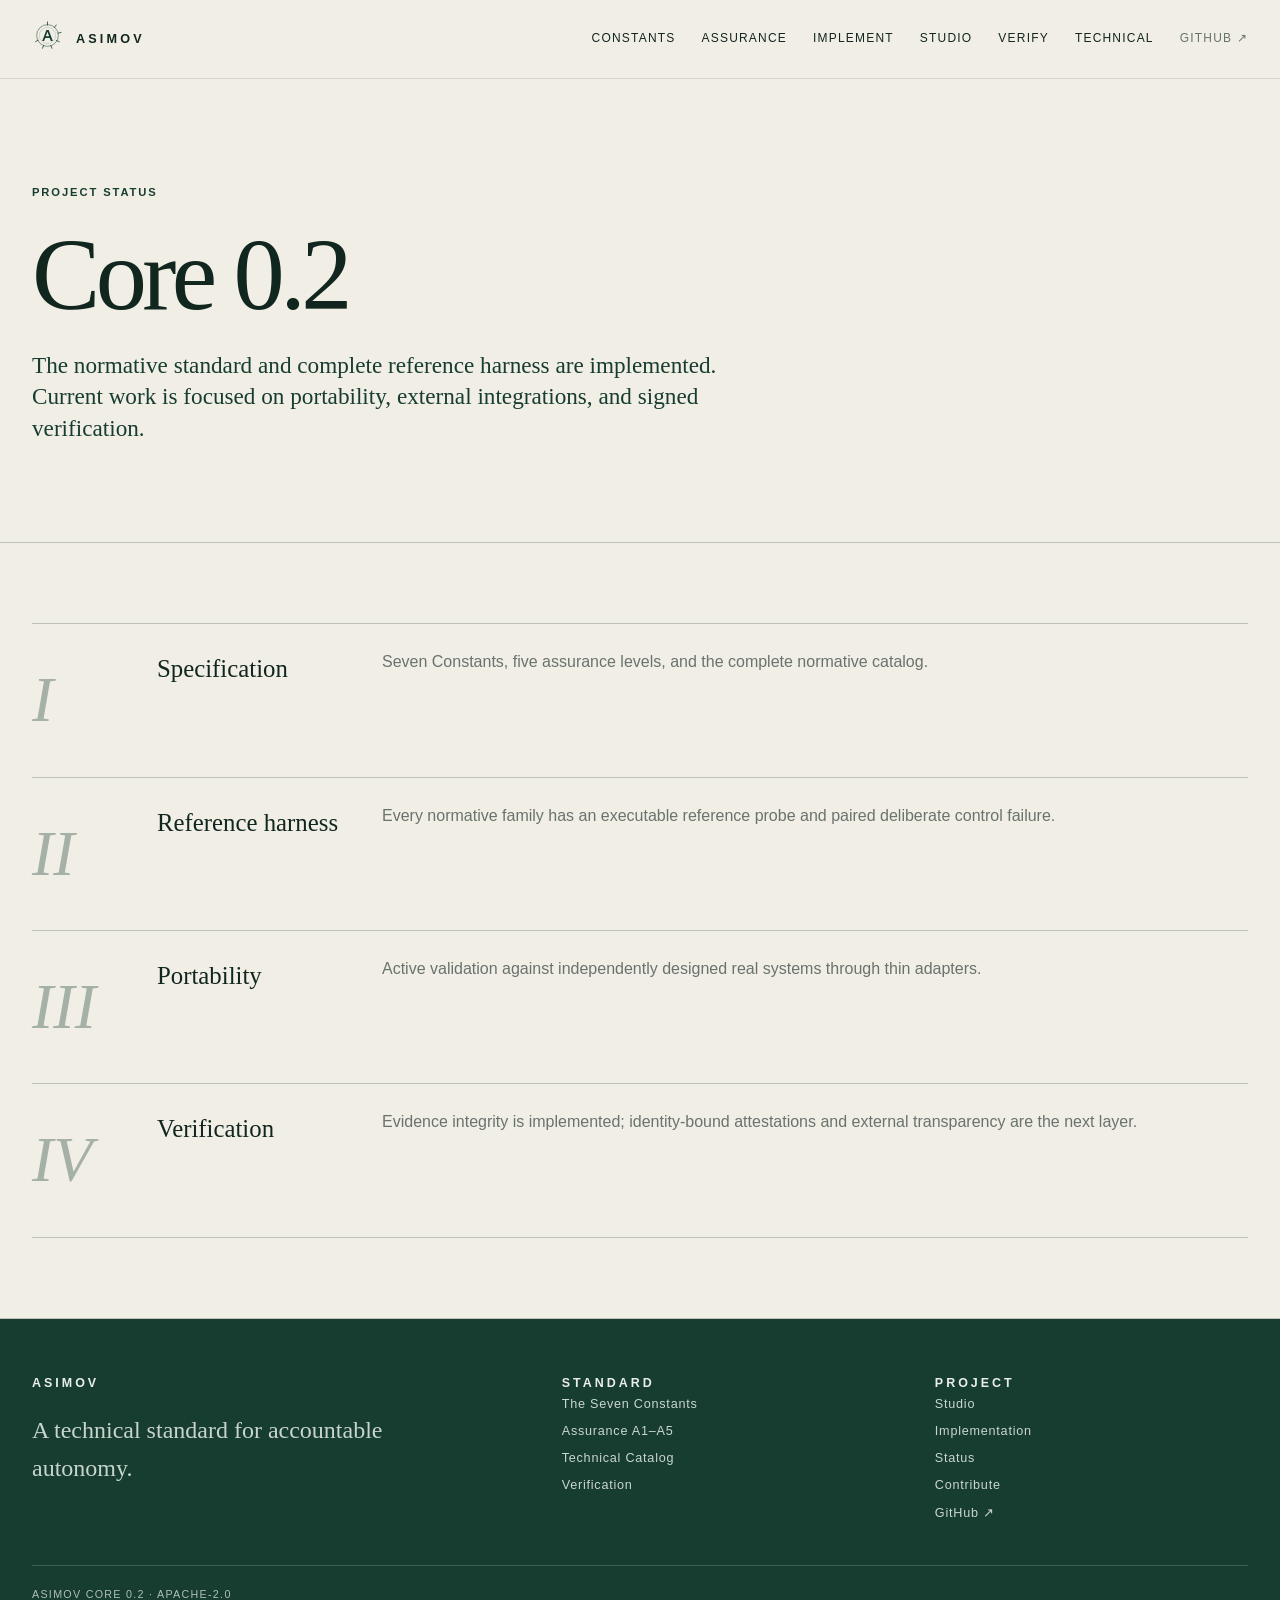
<file: status.html>
<!doctype html><html lang="en"><head><meta charset="utf-8"><meta name="viewport" content="width=device-width,initial-scale=1"><meta name="description" content="Asimov project implementation status."><meta name="theme-color" content="#f1eee5"><title>Project Status — Asimov</title><link rel="stylesheet" href="style.css"><script src="app.js" defer></script></head><body><header class="top"><div class="shell nav"><a class="wordmark" href="index.html"><span class="seal"><svg xmlns="http://www.w3.org/2000/svg" viewBox="0 0 80 80"><g fill="none" stroke="currentColor"><circle cx="40" cy="40" r="28" stroke-width="1.3"/><circle cx="40" cy="40" r="21" stroke-width=".8" opacity=".48"/><path d="M40 5v8M62.6 12.8l-4.9 6.3M75 32.2l-7.8 1.8M70.4 56.3l-7.2-3.5M51.3 73l-2.5-7.6M27.1 73l2.8-7.5M9.2 55.8l7.1-3.7" stroke-width="2" stroke-linecap="round"/></g><path d="M26.4 54 37.1 25.8h6L53.7 54h-5.2l-2.7-7.4H34.1L31.4 54h-5Zm9.3-11.9h8.5L40 30.3l-4.3 11.8Z" fill="currentColor"/></svg></span><span>Asimov</span></a><nav class="navlinks"><a href="constants.html">Constants</a><a href="profiles.html">Assurance</a><a href="test.html">Implement</a><a href="studio.html">Studio</a><a href="verification.html">Verify</a><a href="probes.html">Technical</a><a class="github" href="https://github.com/asimov-safety/asimov">GitHub ↗</a></nav></div></header><main><header class="page-hero"><div class="shell"><div class="overline">Project status</div><h1 class="page-title">Core 0.2</h1><p class="page-lede">The normative standard and complete reference harness are implemented. Current work is focused on portability, external integrations, and signed verification.</p></div></header><section class="page-section"><div class="shell status-lines"><div class="status-line"><div class="detail-num">I</div><strong>Specification</strong><span>Seven Constants, five assurance levels, and the complete normative catalog.</span></div><div class="status-line"><div class="detail-num">II</div><strong>Reference harness</strong><span>Every normative family has an executable reference probe and paired deliberate control failure.</span></div><div class="status-line"><div class="detail-num">III</div><strong>Portability</strong><span>Active validation against independently designed real systems through thin adapters.</span></div><div class="status-line"><div class="detail-num">IV</div><strong>Verification</strong><span>Evidence integrity is implemented; identity-bound attestations and external transparency are the next layer.</span></div></div></section></main><footer><div class="shell"><div class="footer-grid"><div><div class="footer-word">Asimov</div><div class="footer-copy">A technical standard for accountable autonomy.</div></div><div><div class="footer-word">Standard</div><div class="footer-links"><a href="constants.html">The Seven Constants</a><a href="profiles.html">Assurance A1–A5</a><a href="probes.html">Technical Catalog</a><a href="verification.html">Verification</a></div></div><div><div class="footer-word">Project</div><div class="footer-links"><a href="studio.html">Studio</a><a href="test.html">Implementation</a><a href="status.html">Status</a><a href="contribute.html">Contribute</a><a href="https://github.com/asimov-safety/asimov">GitHub ↗</a></div></div></div><div class="footer-bottom">Asimov Core 0.2 · Apache-2.0</div></div></footer></body></html>
</file>
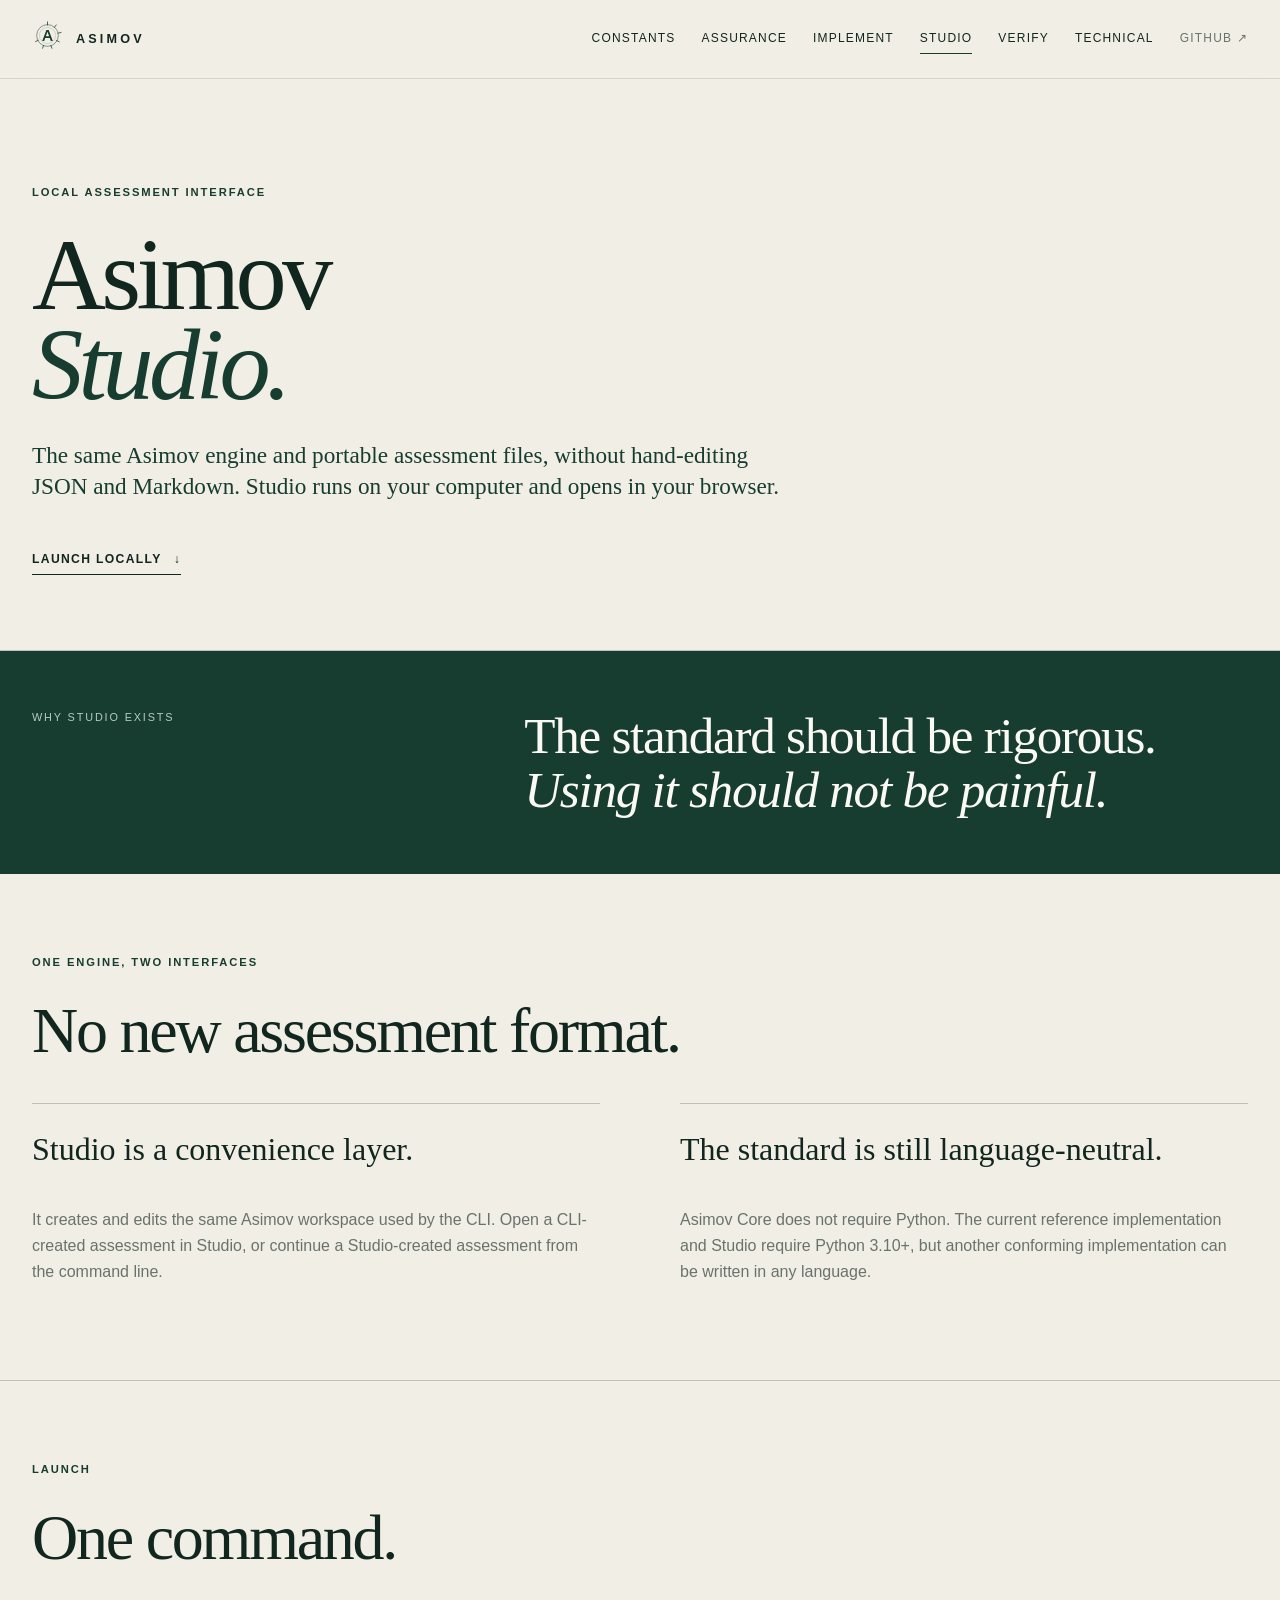
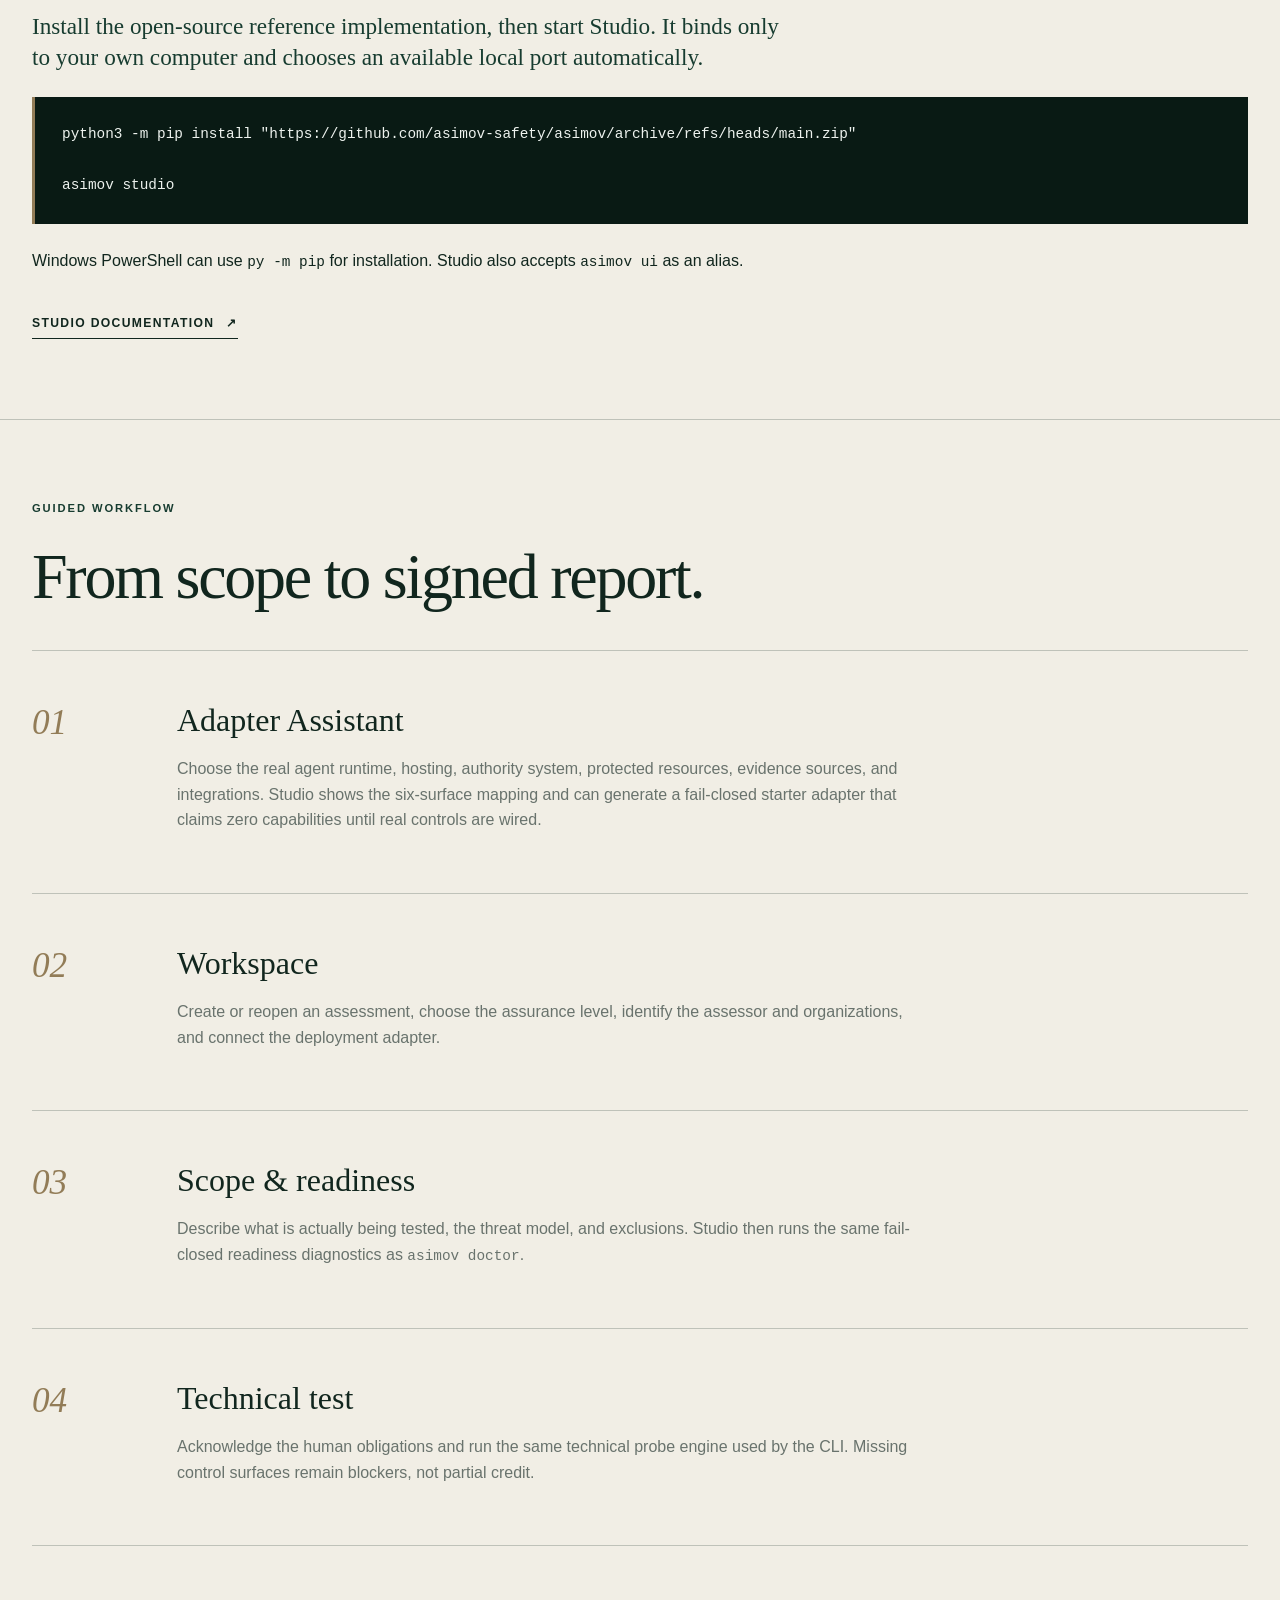
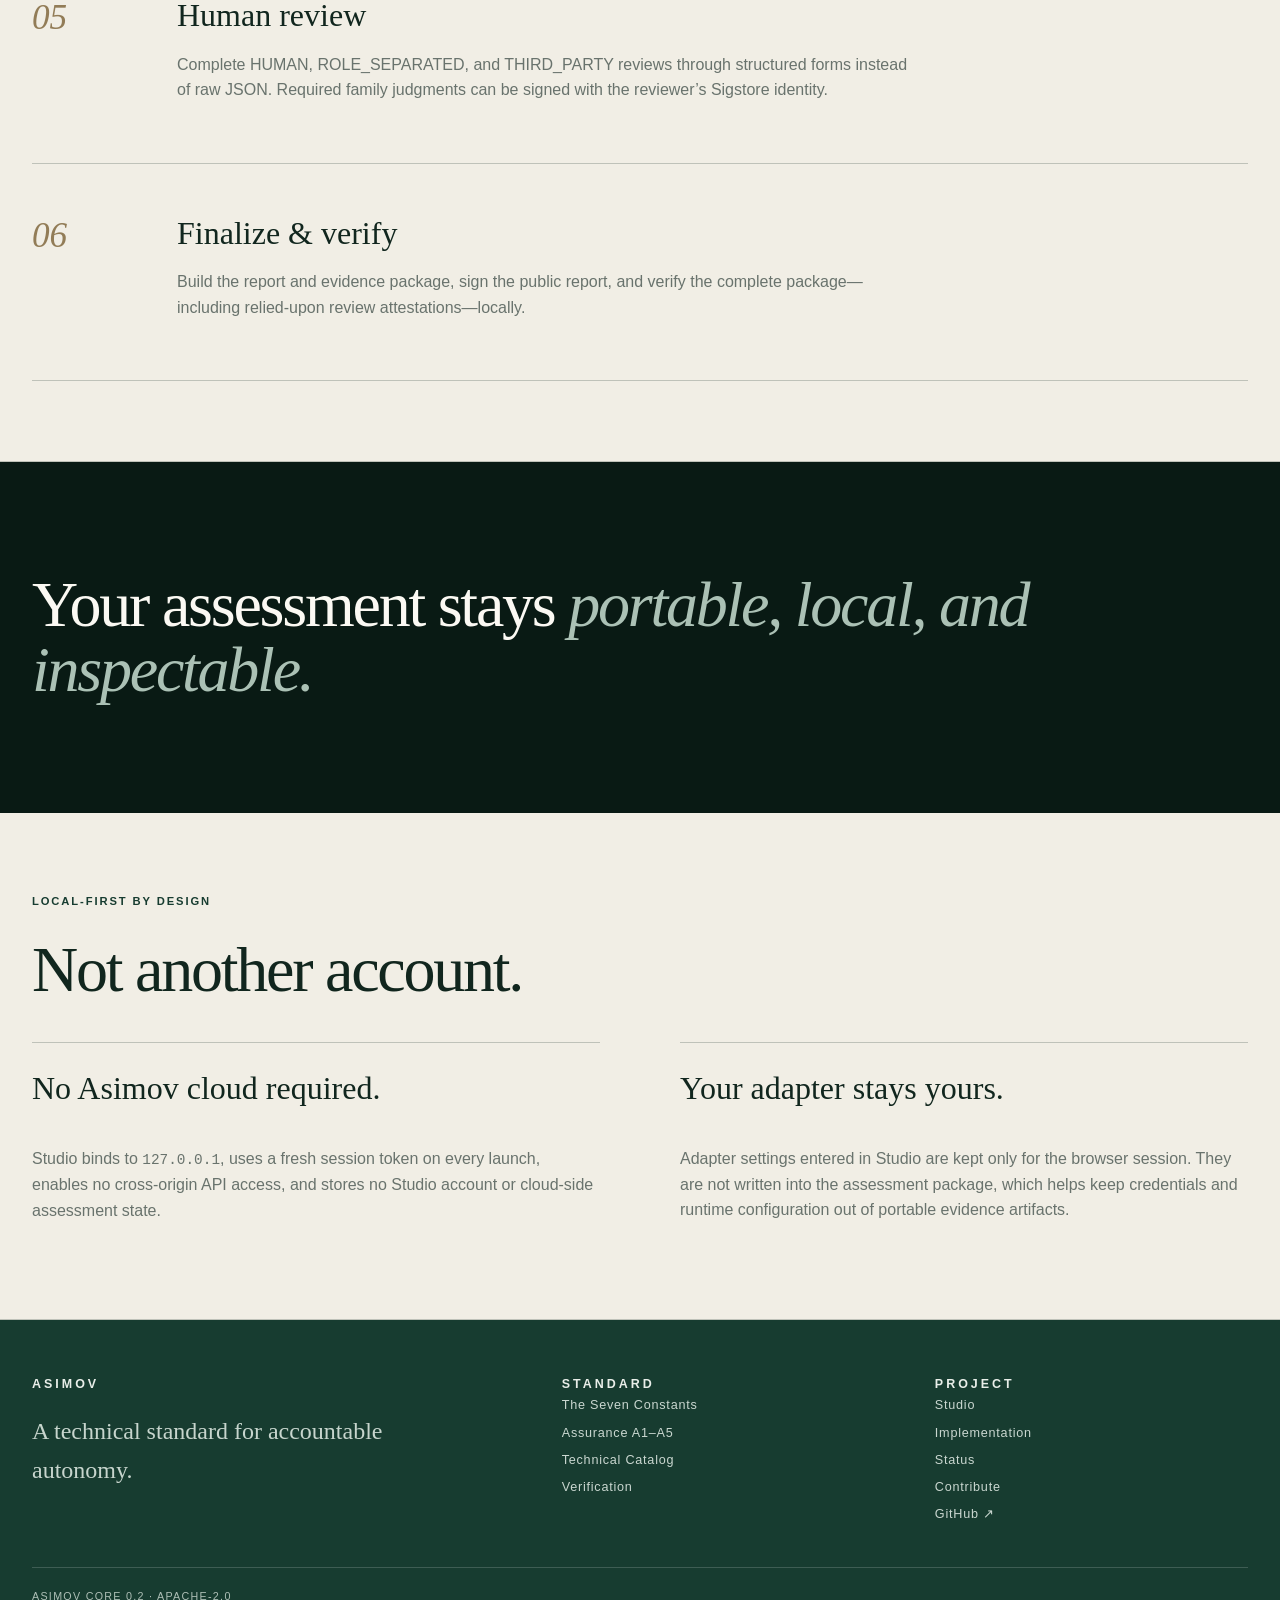
<file: studio.html>
<!doctype html>
<html lang="en">
<head>
  <meta charset="utf-8">
  <meta name="viewport" content="width=device-width,initial-scale=1">
  <meta name="description" content="Asimov Studio is the local browser interface for guided Asimov assessments.">
  <meta name="theme-color" content="#f1eee5">
  <title>Studio — Asimov</title>
  <link rel="stylesheet" href="style.css">
  <script src="app.js" defer></script>
</head>
<body>
<header class="top"><div class="shell nav">
  <a class="wordmark" href="index.html"><span class="seal"><svg xmlns="http://www.w3.org/2000/svg" viewBox="0 0 80 80"><g fill="none" stroke="currentColor"><circle cx="40" cy="40" r="28" stroke-width="1.3"/><circle cx="40" cy="40" r="21" stroke-width=".8" opacity=".48"/><path d="M40 5v8M62.6 12.8l-4.9 6.3M75 32.2l-7.8 1.8M70.4 56.3l-7.2-3.5M51.3 73l-2.5-7.6M27.1 73l2.8-7.5M9.2 55.8l7.1-3.7" stroke-width="2" stroke-linecap="round"/></g><path d="M26.4 54 37.1 25.8h6L53.7 54h-5.2l-2.7-7.4H34.1L31.4 54h-5Zm9.3-11.9h8.5L40 30.3l-4.3 11.8Z" fill="currentColor"/></svg></span><span>Asimov</span></a>
  <nav class="navlinks"><a href="constants.html">Constants</a><a href="profiles.html">Assurance</a><a href="test.html">Implement</a><a class="active" href="studio.html">Studio</a><a href="verification.html">Verify</a><a href="probes.html">Technical</a><a class="github" href="https://github.com/asimov-safety/asimov">GitHub ↗</a></nav>
</div></header>

<main>
<header class="page-hero"><div class="shell">
  <div class="overline">Local assessment interface</div>
  <h1 class="page-title">Asimov<br><em>Studio.</em></h1>
  <p class="page-lede">The same Asimov engine and portable assessment files, without hand-editing JSON and Markdown. Studio runs on your computer and opens in your browser.</p>
  <a class="editorial-link" href="#launch">Launch locally <span>↓</span></a>
</div></header>

<section class="intro-band"><div class="shell">
  <div class="intro-kicker">Why Studio exists</div>
  <p class="intro-statement">The standard should be rigorous. <em>Using it should not be painful.</em></p>
</div></section>

<section class="page-section"><div class="shell">
  <div class="overline">One engine, two interfaces</div>
  <h2 class="section-title">No new assessment format.</h2>
  <div class="two-col">
    <div class="text-panel">
      <h3>Studio is a convenience layer.</h3>
      <p>It creates and edits the same Asimov workspace used by the CLI. Open a CLI-created assessment in Studio, or continue a Studio-created assessment from the command line.</p>
    </div>
    <div class="text-panel">
      <h3>The standard is still language-neutral.</h3>
      <p>Asimov Core does not require Python. The current reference implementation and Studio require Python 3.10+, but another conforming implementation can be written in any language.</p>
    </div>
  </div>
</div></section>

<section class="page-section" id="launch"><div class="shell">
  <div class="overline">Launch</div>
  <h2 class="section-title">One command.</h2>
  <p class="page-lede">Install the open-source reference implementation, then start Studio. It binds only to your own computer and chooses an available local port automatically.</p>
  <pre><code>python3 -m pip install "https://github.com/asimov-safety/asimov/archive/refs/heads/main.zip"

asimov studio</code></pre>
  <p style="margin-top:24px">Windows PowerShell can use <code>py -m pip</code> for installation. Studio also accepts <code>asimov ui</code> as an alias.</p>
  <a class="editorial-link" href="https://github.com/asimov-safety/asimov/blob/main/docs/STUDIO.md">Studio documentation <span>↗</span></a>
</div></section>

<section class="page-section"><div class="shell">
  <div class="overline">Guided workflow</div>
  <h2 class="section-title">From scope to signed report.</h2>
  <div class="steps">
    <div class="step"><div><h3>Adapter Assistant</h3><p>Choose the real agent runtime, hosting, authority system, protected resources, evidence sources, and integrations. Studio shows the six-surface mapping and can generate a fail-closed starter adapter that claims zero capabilities until real controls are wired.</p></div></div>
    <div class="step"><div><h3>Workspace</h3><p>Create or reopen an assessment, choose the assurance level, identify the assessor and organizations, and connect the deployment adapter.</p></div></div>
    <div class="step"><div><h3>Scope & readiness</h3><p>Describe what is actually being tested, the threat model, and exclusions. Studio then runs the same fail-closed readiness diagnostics as <code>asimov doctor</code>.</p></div></div>
    <div class="step"><div><h3>Technical test</h3><p>Acknowledge the human obligations and run the same technical probe engine used by the CLI. Missing control surfaces remain blockers, not partial credit.</p></div></div>
    <div class="step"><div><h3>Human review</h3><p>Complete HUMAN, ROLE_SEPARATED, and THIRD_PARTY reviews through structured forms instead of raw JSON. Required family judgments can be signed with the reviewer’s Sigstore identity.</p></div></div>
    <div class="step"><div><h3>Finalize & verify</h3><p>Build the report and evidence package, sign the public report, and verify the complete package—including relied-upon review attestations—locally.</p></div></div>
  </div>
</div></section>

<section class="manifesto"><div class="shell"><p>Your assessment stays <em>portable, local, and inspectable.</em></p></div></section>

<section class="page-section"><div class="shell">
  <div class="overline">Local-first by design</div>
  <h2 class="section-title">Not another account.</h2>
  <div class="two-col">
    <div class="text-panel">
      <h3>No Asimov cloud required.</h3>
      <p>Studio binds to <code>127.0.0.1</code>, uses a fresh session token on every launch, enables no cross-origin API access, and stores no Studio account or cloud-side assessment state.</p>
    </div>
    <div class="text-panel">
      <h3>Your adapter stays yours.</h3>
      <p>Adapter settings entered in Studio are kept only for the browser session. They are not written into the assessment package, which helps keep credentials and runtime configuration out of portable evidence artifacts.</p>
    </div>
  </div>
</div></section>
</main>

<footer><div class="shell"><div class="footer-grid">
  <div><div class="footer-word">Asimov</div><div class="footer-copy">A technical standard for accountable autonomy.</div></div>
  <div><div class="footer-word">Standard</div><div class="footer-links"><a href="constants.html">The Seven Constants</a><a href="profiles.html">Assurance A1–A5</a><a href="probes.html">Technical Catalog</a><a href="verification.html">Verification</a></div></div>
  <div><div class="footer-word">Project</div><div class="footer-links"><a href="studio.html">Studio</a><a href="test.html">Implementation</a><a href="status.html">Status</a><a href="contribute.html">Contribute</a><a href="https://github.com/asimov-safety/asimov">GitHub ↗</a></div></div>
</div><div class="footer-bottom">Asimov Core 0.2 · Apache-2.0</div></div></footer>
</body>
</html>
</file>
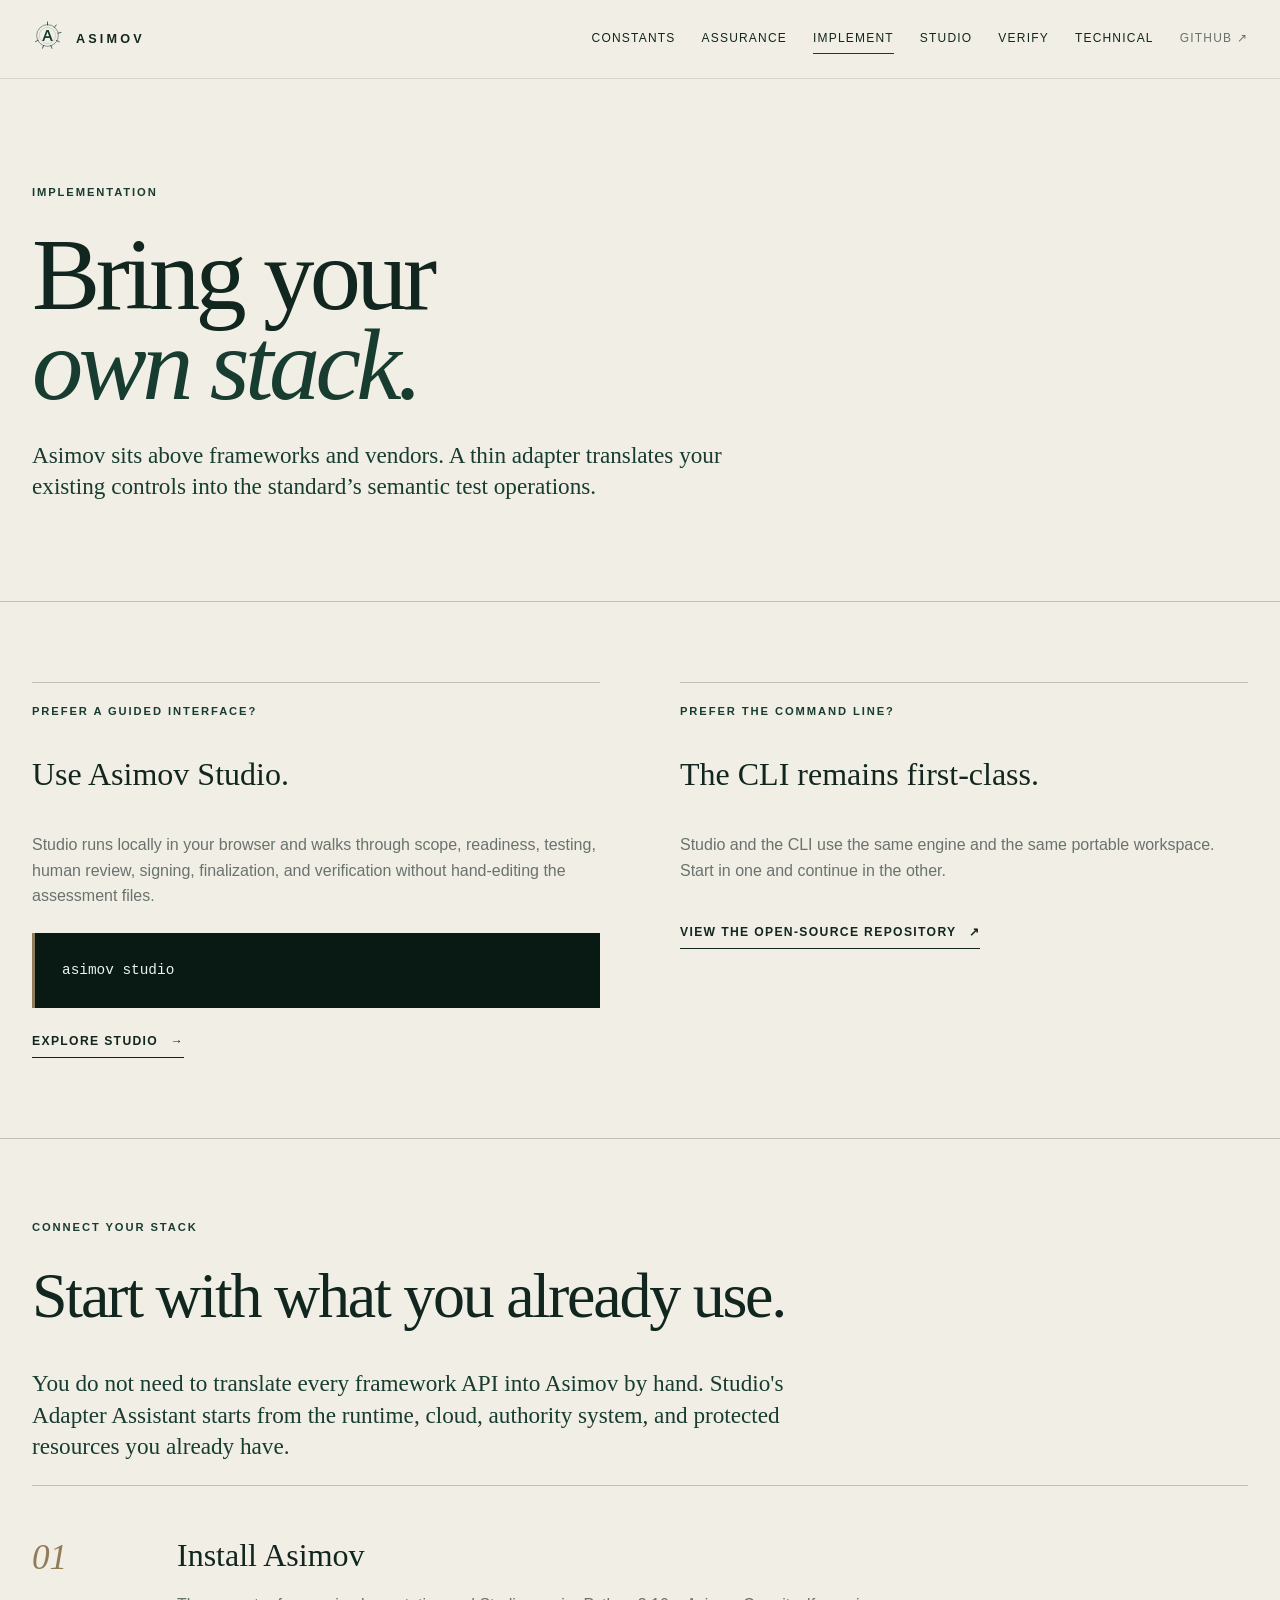
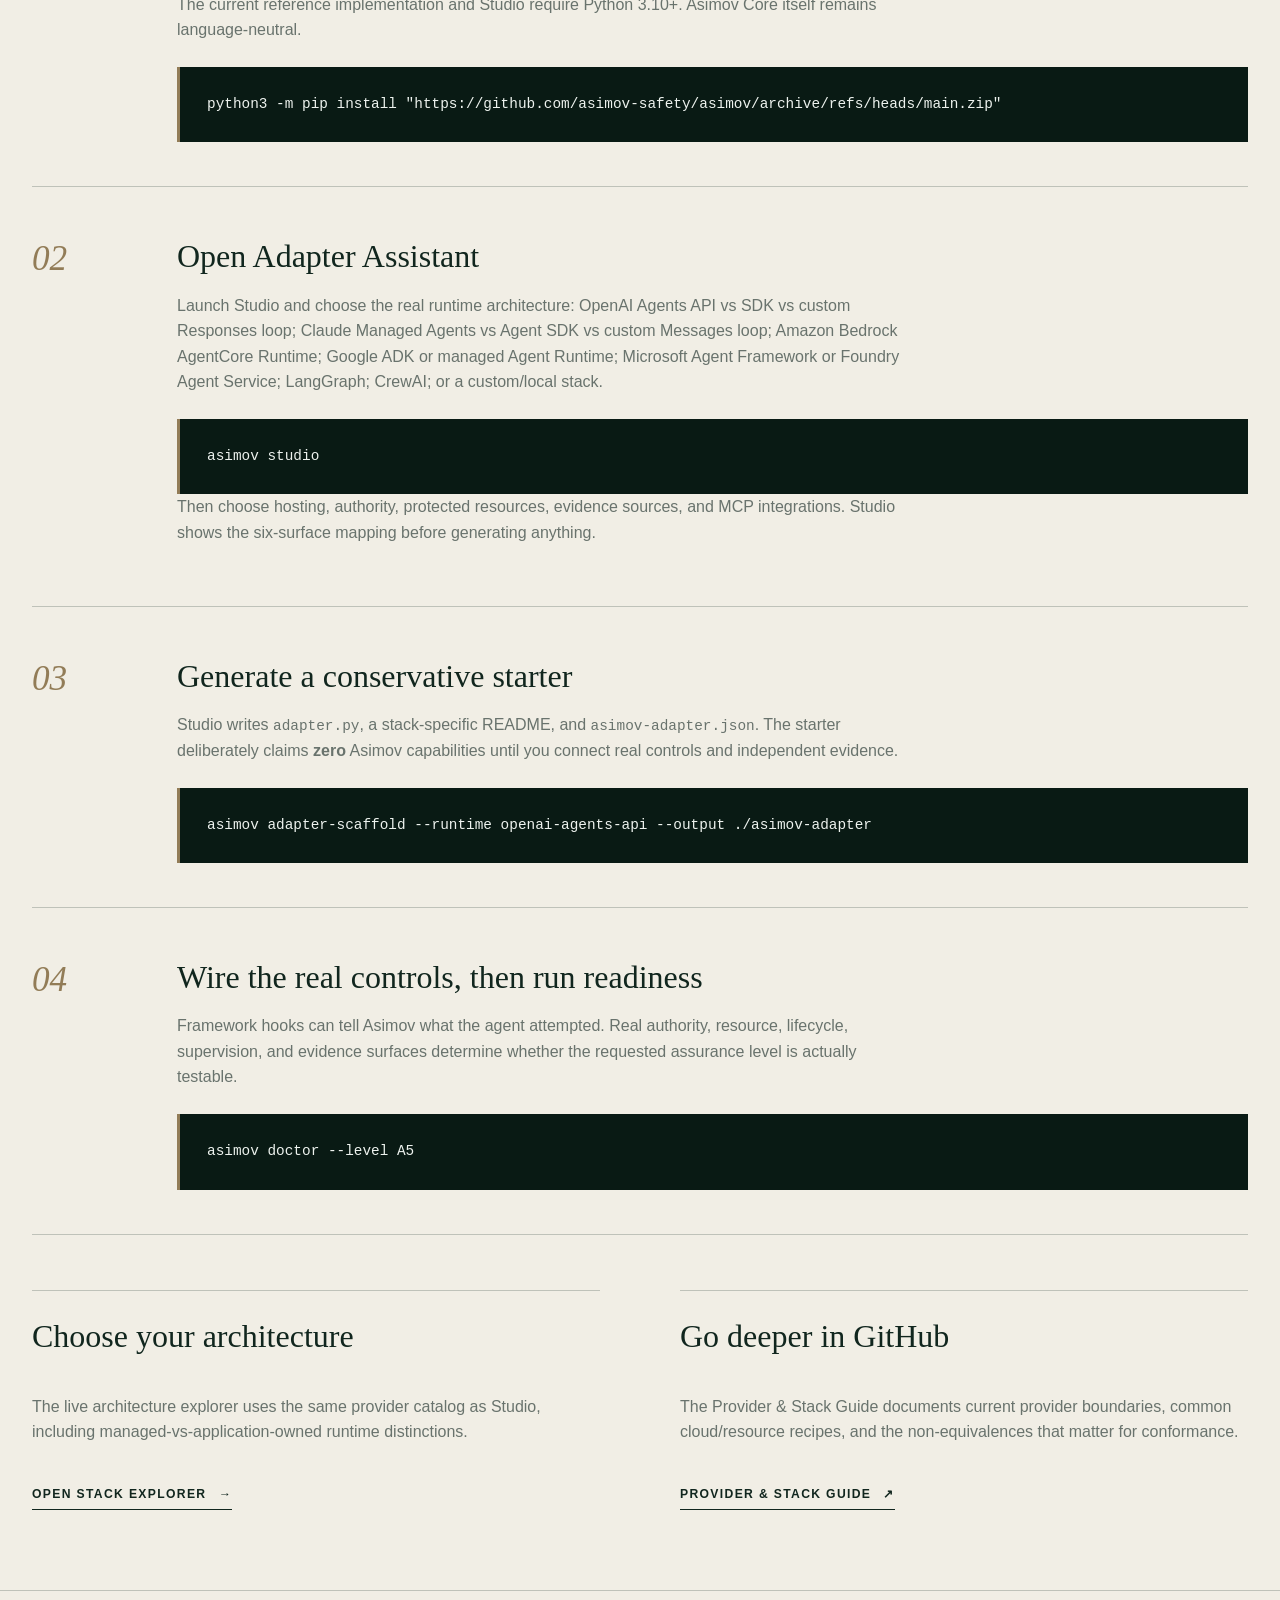
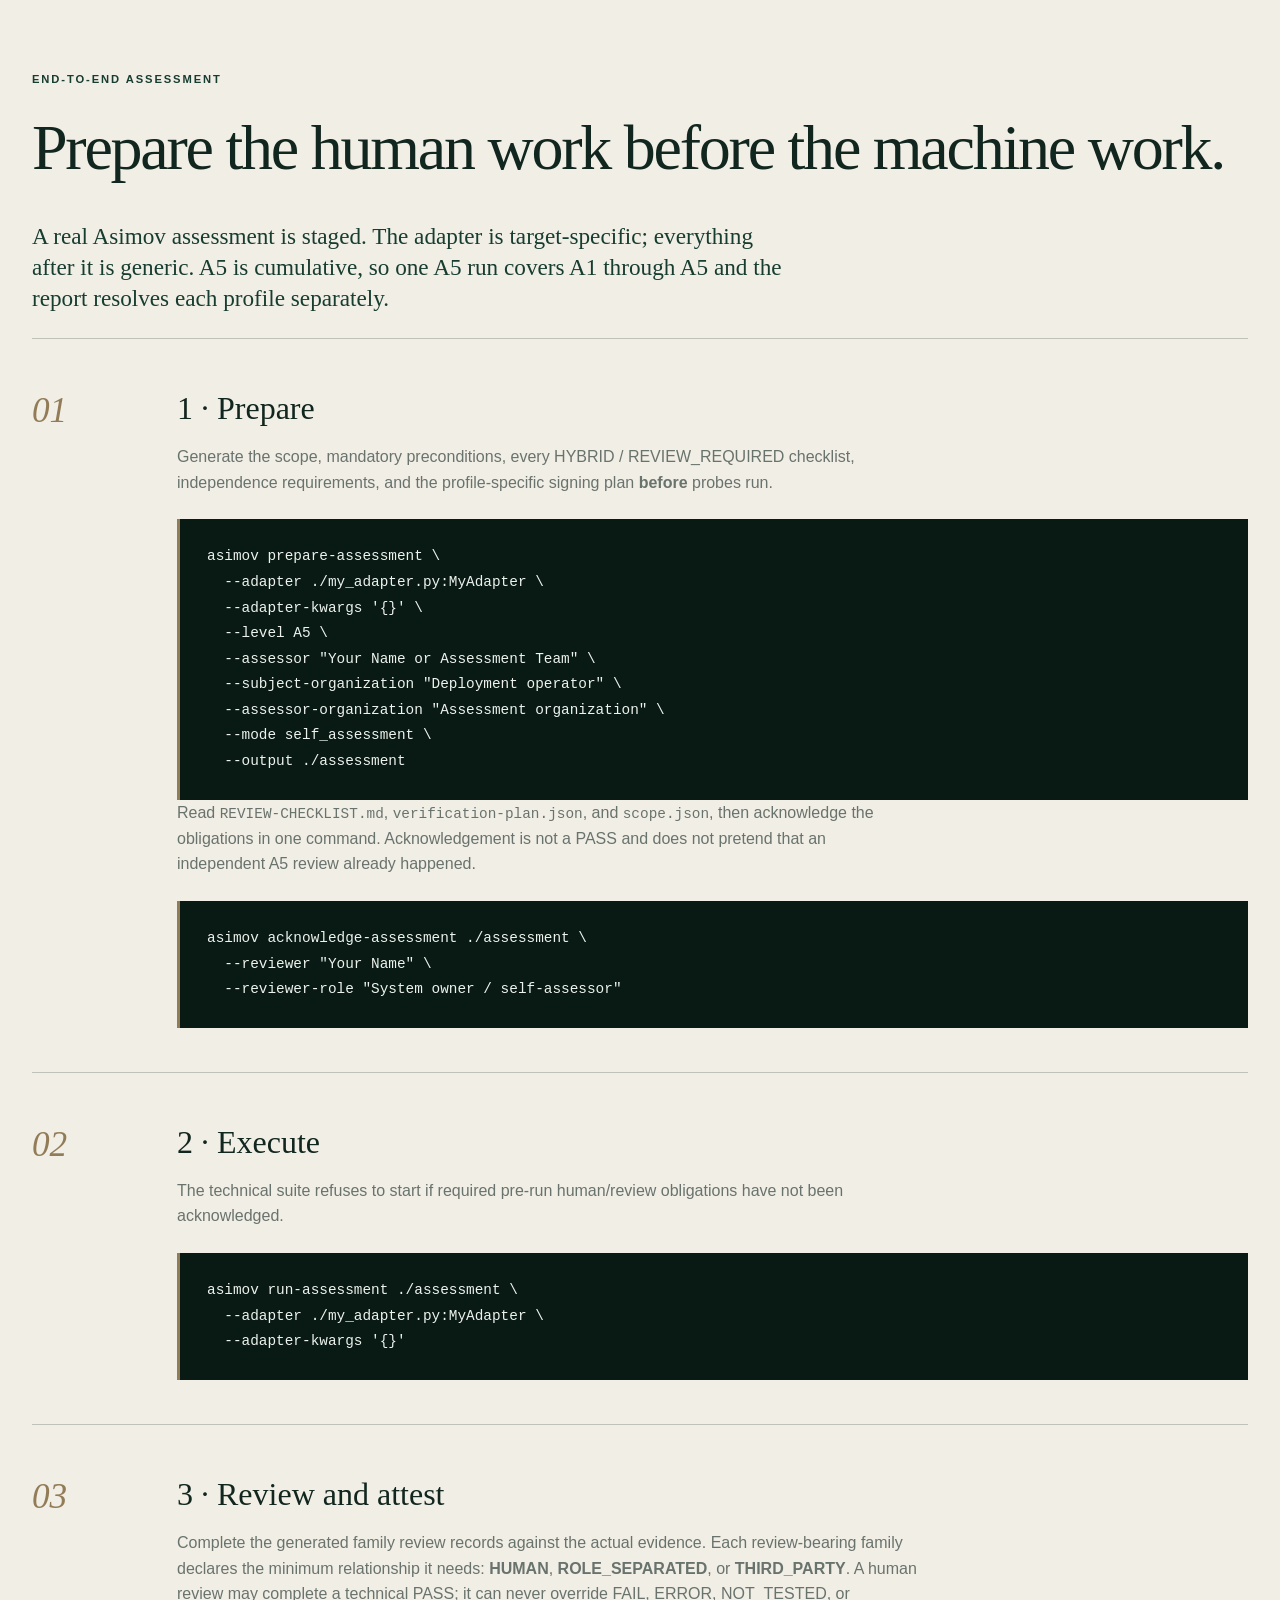
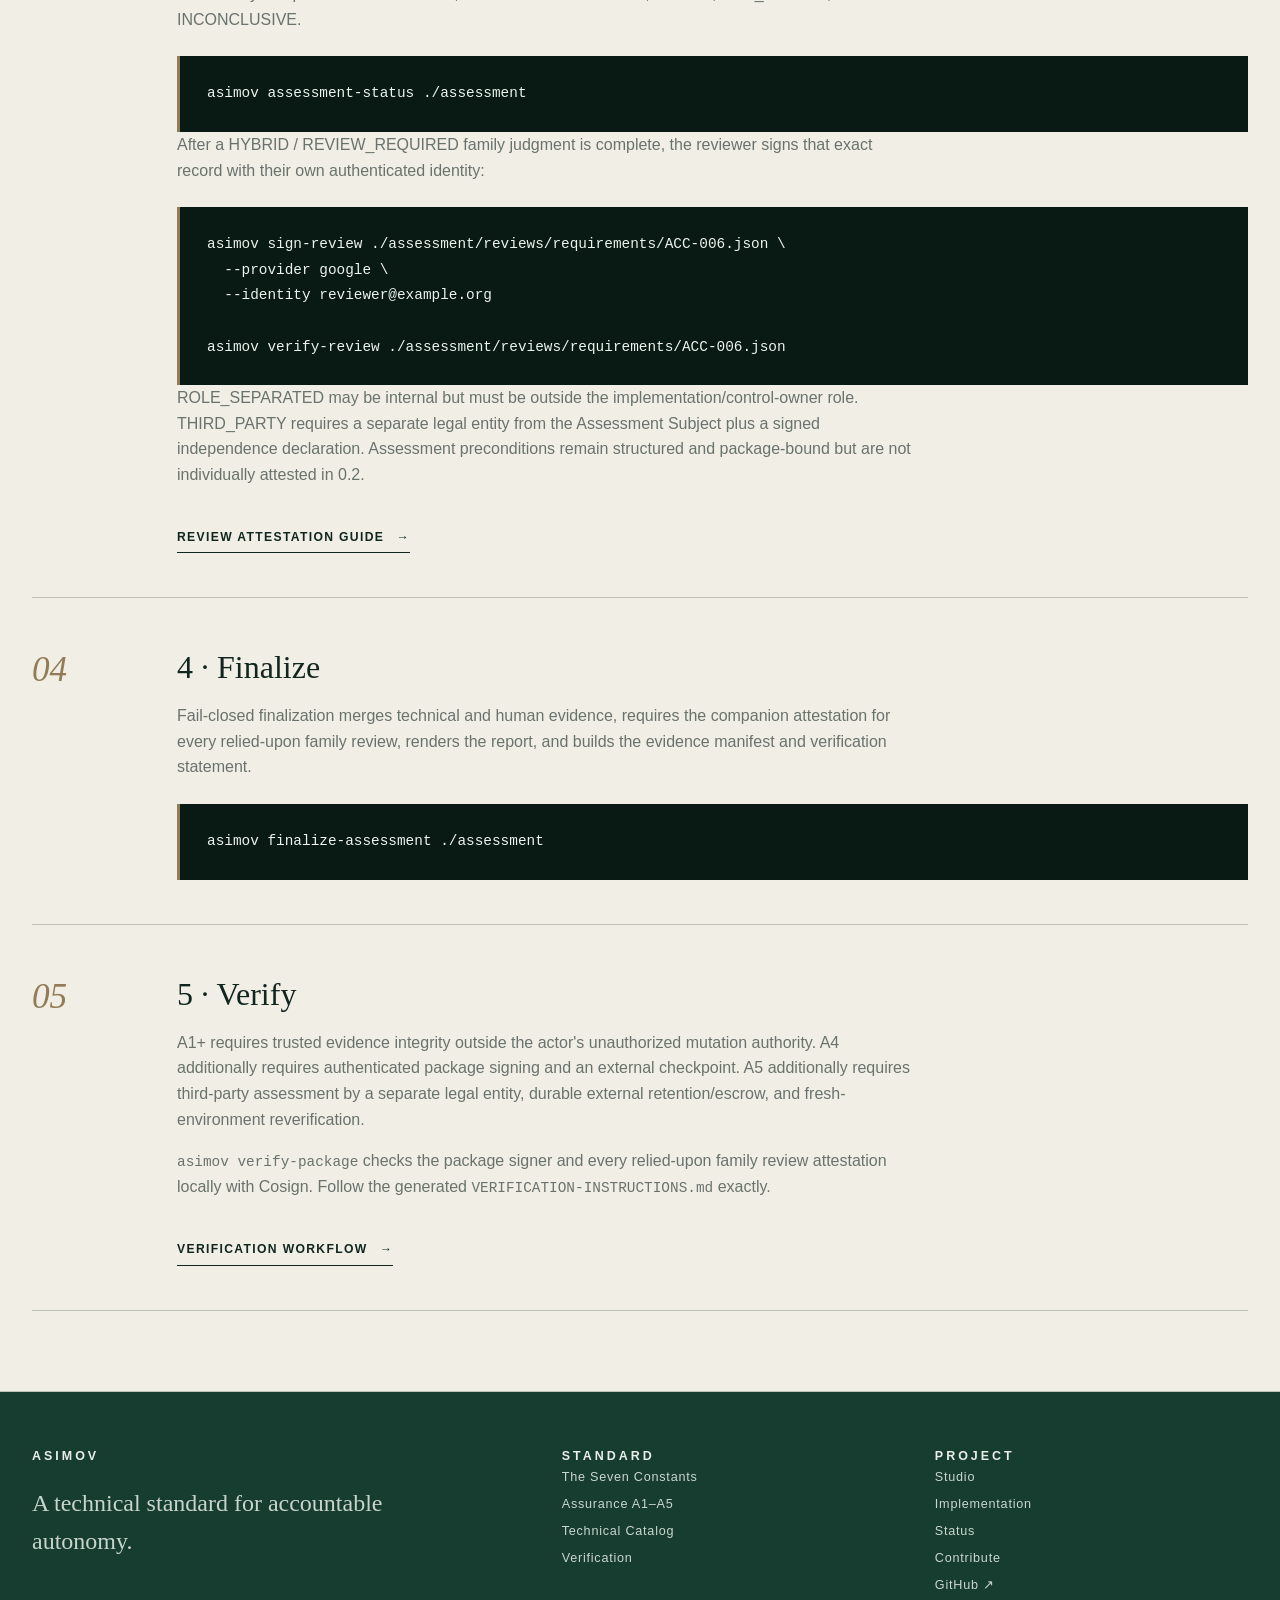
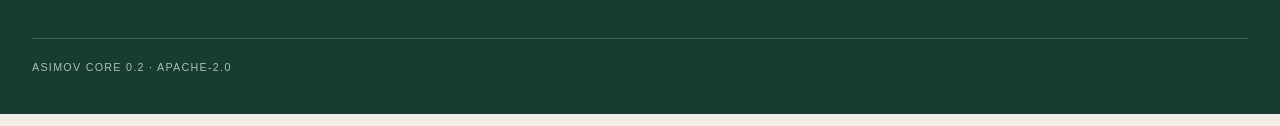
<file: test.html>
<!doctype html><html lang="en"><head><meta charset="utf-8"><meta name="viewport" content="width=device-width,initial-scale=1"><meta name="description" content="Connect an AI deployment to Asimov."><meta name="theme-color" content="#f1eee5"><title>Implementation — Asimov</title><link rel="stylesheet" href="style.css"><script src="app.js" defer></script></head><body><header class="top"><div class="shell nav"><a class="wordmark" href="index.html"><span class="seal"><svg xmlns="http://www.w3.org/2000/svg" viewBox="0 0 80 80"><g fill="none" stroke="currentColor"><circle cx="40" cy="40" r="28" stroke-width="1.3"/><circle cx="40" cy="40" r="21" stroke-width=".8" opacity=".48"/><path d="M40 5v8M62.6 12.8l-4.9 6.3M75 32.2l-7.8 1.8M70.4 56.3l-7.2-3.5M51.3 73l-2.5-7.6M27.1 73l2.8-7.5M9.2 55.8l7.1-3.7" stroke-width="2" stroke-linecap="round"/></g><path d="M26.4 54 37.1 25.8h6L53.7 54h-5.2l-2.7-7.4H34.1L31.4 54h-5Zm9.3-11.9h8.5L40 30.3l-4.3 11.8Z" fill="currentColor"/></svg></span><span>Asimov</span></a><nav class="navlinks"><a href="constants.html">Constants</a><a href="profiles.html">Assurance</a><a href="test.html">Implement</a><a href="studio.html">Studio</a><a href="verification.html">Verify</a><a href="probes.html">Technical</a><a class="github" href="https://github.com/asimov-safety/asimov">GitHub ↗</a></nav></div></header><main><header class="page-hero"><div class="shell"><div class="overline">Implementation</div><h1 class="page-title">Bring your<br><em>own stack.</em></h1><p class="page-lede">Asimov sits above frameworks and vendors. A thin adapter translates your existing controls into the standard’s semantic test operations.</p></div></header><section class="page-section"><div class="shell"><div class="two-col"><div class="text-panel"><div class="overline">Prefer a guided interface?</div><h3>Use Asimov Studio.</h3><p>Studio runs locally in your browser and walks through scope, readiness, testing, human review, signing, finalization, and verification without hand-editing the assessment files.</p><pre><code>asimov studio</code></pre><a class="editorial-link" href="studio.html">Explore Studio <span>→</span></a></div><div class="text-panel"><div class="overline">Prefer the command line?</div><h3>The CLI remains first-class.</h3><p>Studio and the CLI use the same engine and the same portable workspace. Start in one and continue in the other.</p><a class="editorial-link" href="https://github.com/asimov-safety/asimov">View the open-source repository <span>↗</span></a></div></div></div></section><section class="page-section"><div class="shell"><div class="overline">Connect your stack</div><h2 class="section-title">Start with what you already use.</h2><p class="page-lede">You do not need to translate every framework API into Asimov by hand. Studio's Adapter Assistant starts from the runtime, cloud, authority system, and protected resources you already have.</p><div class="steps"><div class="step"><div><h3>Install Asimov</h3><p>The current reference implementation and Studio require Python 3.10+. Asimov Core itself remains language-neutral.</p><pre><code>python3 -m pip install "https://github.com/asimov-safety/asimov/archive/refs/heads/main.zip"</code></pre></div></div><div class="step"><div><h3>Open Adapter Assistant</h3><p>Launch Studio and choose the real runtime architecture: OpenAI Agents API vs SDK vs custom Responses loop; Claude Managed Agents vs Agent SDK vs custom Messages loop; Amazon Bedrock AgentCore Runtime; Google ADK or managed Agent Runtime; Microsoft Agent Framework or Foundry Agent Service; LangGraph; CrewAI; or a custom/local stack.</p><pre><code>asimov studio</code></pre><p>Then choose hosting, authority, protected resources, evidence sources, and MCP integrations. Studio shows the six-surface mapping before generating anything.</p></div></div><div class="step"><div><h3>Generate a conservative starter</h3><p>Studio writes <code>adapter.py</code>, a stack-specific README, and <code>asimov-adapter.json</code>. The starter deliberately claims <strong>zero</strong> Asimov capabilities until you connect real controls and independent evidence.</p><pre><code>asimov adapter-scaffold --runtime openai-agents-api --output ./asimov-adapter</code></pre></div></div><div class="step"><div><h3>Wire the real controls, then run readiness</h3><p>Framework hooks can tell Asimov what the agent attempted. Real authority, resource, lifecycle, supervision, and evidence surfaces determine whether the requested assurance level is actually testable.</p><pre><code>asimov doctor --level A5</code></pre></div></div></div><div class="two-col" style="margin-top:55px"><div class="text-panel"><h3>Choose your architecture</h3><p>The live architecture explorer uses the same provider catalog as Studio, including managed-vs-application-owned runtime distinctions.</p><a class="editorial-link" href="architectures.html">Open stack explorer <span>→</span></a></div><div class="text-panel"><h3>Go deeper in GitHub</h3><p>The Provider & Stack Guide documents current provider boundaries, common cloud/resource recipes, and the non-equivalences that matter for conformance.</p><a class="editorial-link" href="https://github.com/asimov-safety/asimov/blob/main/docs/ADAPTER-PROVIDERS.md">Provider & stack guide <span>↗</span></a></div></div></div></section><section class="page-section"><div class="shell">
<div class="overline">End-to-end assessment</div>
<h2 class="section-title">Prepare the human work before the machine work.</h2>
<p class="page-lede">A real Asimov assessment is staged. The adapter is target-specific; everything after it is generic. A5 is cumulative, so one A5 run covers A1 through A5 and the report resolves each profile separately.</p>
<div class="steps">
  <div class="step"><div><h3>1 · Prepare</h3><p>Generate the scope, mandatory preconditions, every HYBRID / REVIEW_REQUIRED checklist, independence requirements, and the profile-specific signing plan <strong>before</strong> probes run.</p><pre><code>asimov prepare-assessment \
  --adapter ./my_adapter.py:MyAdapter \
  --adapter-kwargs '{}' \
  --level A5 \
  --assessor "Your Name or Assessment Team" \
  --subject-organization "Deployment operator" \
  --assessor-organization "Assessment organization" \
  --mode self_assessment \
  --output ./assessment</code></pre><p>Read <code>REVIEW-CHECKLIST.md</code>, <code>verification-plan.json</code>, and <code>scope.json</code>, then acknowledge the obligations in one command. Acknowledgement is not a PASS and does not pretend that an independent A5 review already happened.</p><pre><code>asimov acknowledge-assessment ./assessment \
  --reviewer "Your Name" \
  --reviewer-role "System owner / self-assessor"</code></pre></div></div>
  <div class="step"><div><h3>2 · Execute</h3><p>The technical suite refuses to start if required pre-run human/review obligations have not been acknowledged.</p><pre><code>asimov run-assessment ./assessment \
  --adapter ./my_adapter.py:MyAdapter \
  --adapter-kwargs '{}'</code></pre></div></div>
  <div class="step"><div><h3>3 · Review and attest</h3><p>Complete the generated family review records against the actual evidence. Each review-bearing family declares the minimum relationship it needs: <strong>HUMAN</strong>, <strong>ROLE_SEPARATED</strong>, or <strong>THIRD_PARTY</strong>. A human review may complete a technical PASS; it can never override FAIL, ERROR, NOT_TESTED, or INCONCLUSIVE.</p><pre><code>asimov assessment-status ./assessment</code></pre><p>After a HYBRID / REVIEW_REQUIRED family judgment is complete, the reviewer signs that exact record with their own authenticated identity:</p><pre><code>asimov sign-review ./assessment/reviews/requirements/ACC-006.json \
  --provider google \
  --identity reviewer@example.org

asimov verify-review ./assessment/reviews/requirements/ACC-006.json</code></pre><p>ROLE_SEPARATED may be internal but must be outside the implementation/control-owner role. THIRD_PARTY requires a separate legal entity from the Assessment Subject plus a signed independence declaration. Assessment preconditions remain structured and package-bound but are not individually attested in 0.2.</p><a class="editorial-link" href="https://github.com/asimov-safety/asimov/blob/main/docs/REVIEW-ATTESTATIONS.md">Review attestation guide <span>→</span></a></div></div>
  <div class="step"><div><h3>4 · Finalize</h3><p>Fail-closed finalization merges technical and human evidence, requires the companion attestation for every relied-upon family review, renders the report, and builds the evidence manifest and verification statement.</p><pre><code>asimov finalize-assessment ./assessment</code></pre></div></div>
  <div class="step"><div><h3>5 · Verify</h3><p>A1+ requires trusted evidence integrity outside the actor's unauthorized mutation authority. A4 additionally requires authenticated package signing and an external checkpoint. A5 additionally requires third-party assessment by a separate legal entity, durable external retention/escrow, and fresh-environment reverification.</p><p><code>asimov verify-package</code> checks the package signer and every relied-upon family review attestation locally with Cosign. Follow the generated <code>VERIFICATION-INSTRUCTIONS.md</code> exactly.</p><a class="editorial-link" href="verification.html#verification-workflow">Verification workflow <span>→</span></a></div></div>
</div>
</div></section></main><footer><div class="shell"><div class="footer-grid"><div><div class="footer-word">Asimov</div><div class="footer-copy">A technical standard for accountable autonomy.</div></div><div><div class="footer-word">Standard</div><div class="footer-links"><a href="constants.html">The Seven Constants</a><a href="profiles.html">Assurance A1–A5</a><a href="probes.html">Technical Catalog</a><a href="verification.html">Verification</a></div></div><div><div class="footer-word">Project</div><div class="footer-links"><a href="studio.html">Studio</a><a href="test.html">Implementation</a><a href="status.html">Status</a><a href="contribute.html">Contribute</a><a href="https://github.com/asimov-safety/asimov">GitHub ↗</a></div></div></div><div class="footer-bottom">Asimov Core 0.2 · Apache-2.0</div></div></footer></body></html>
</file>
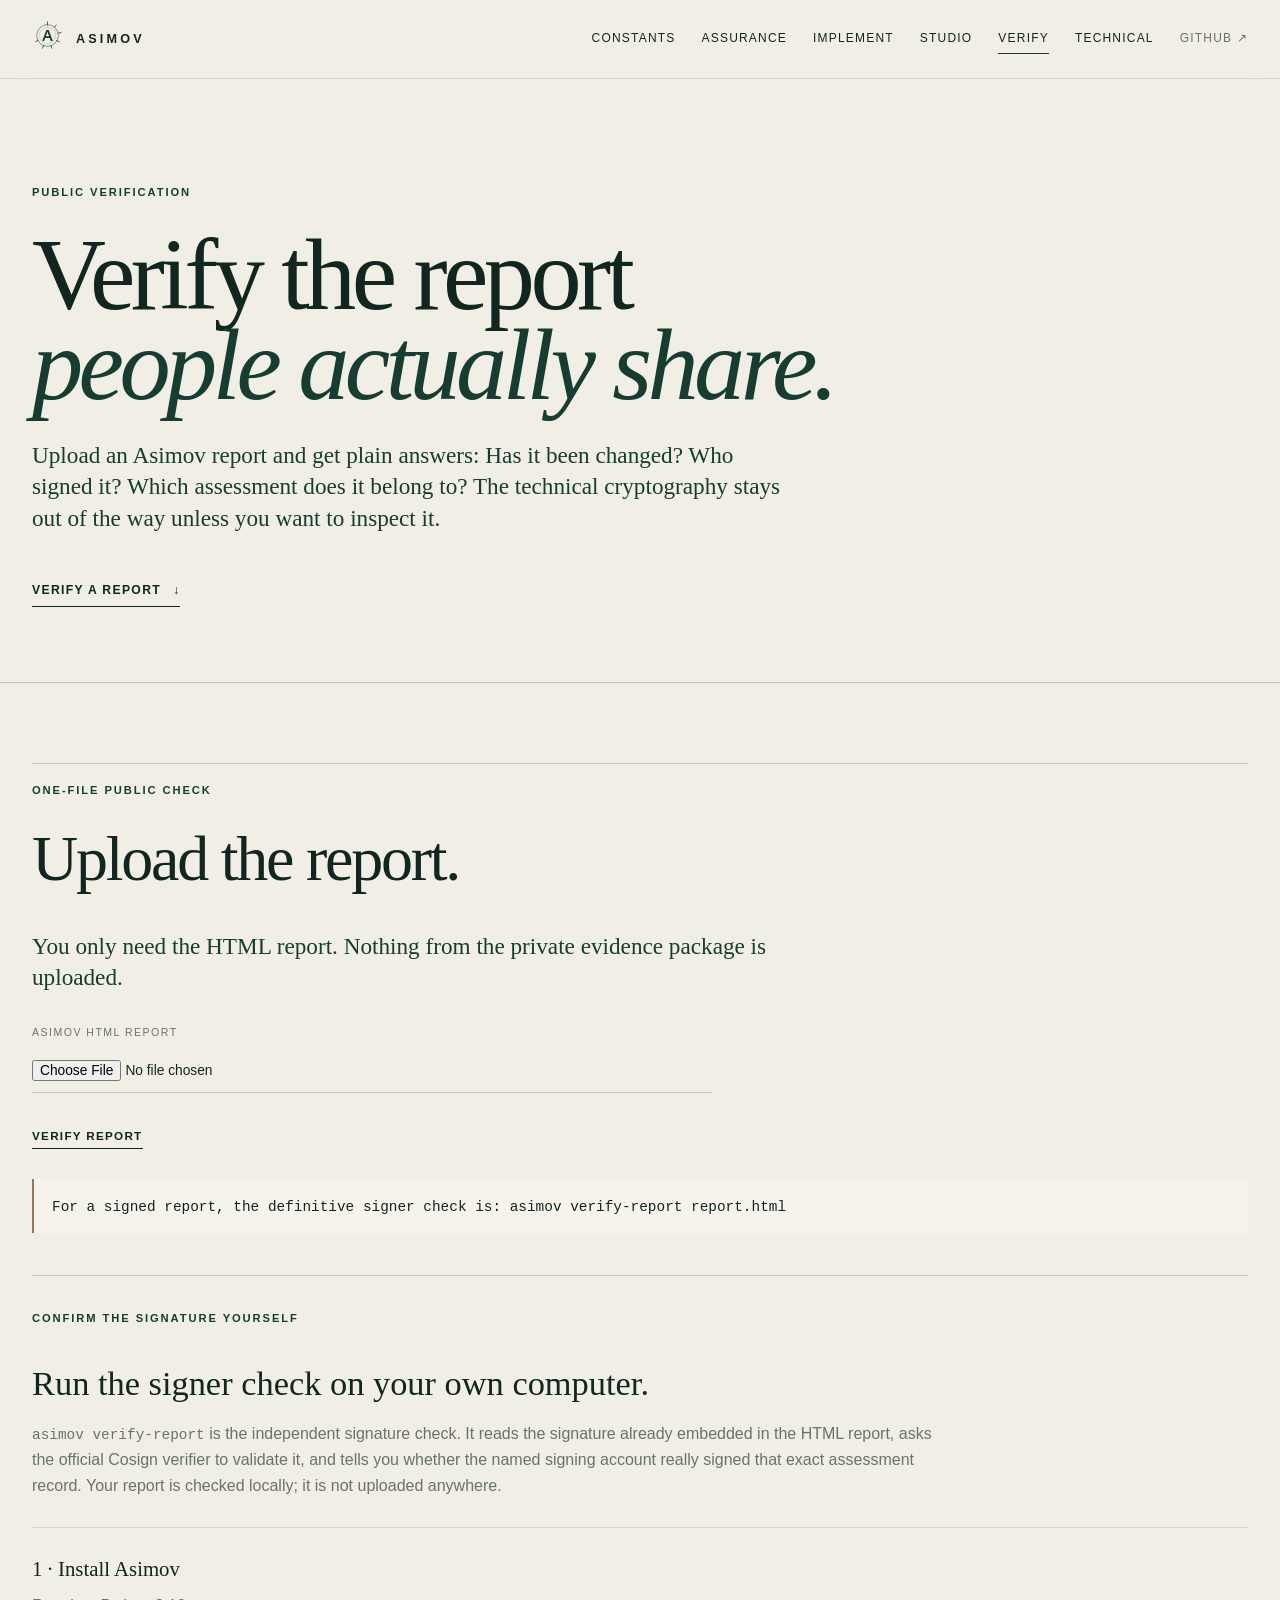
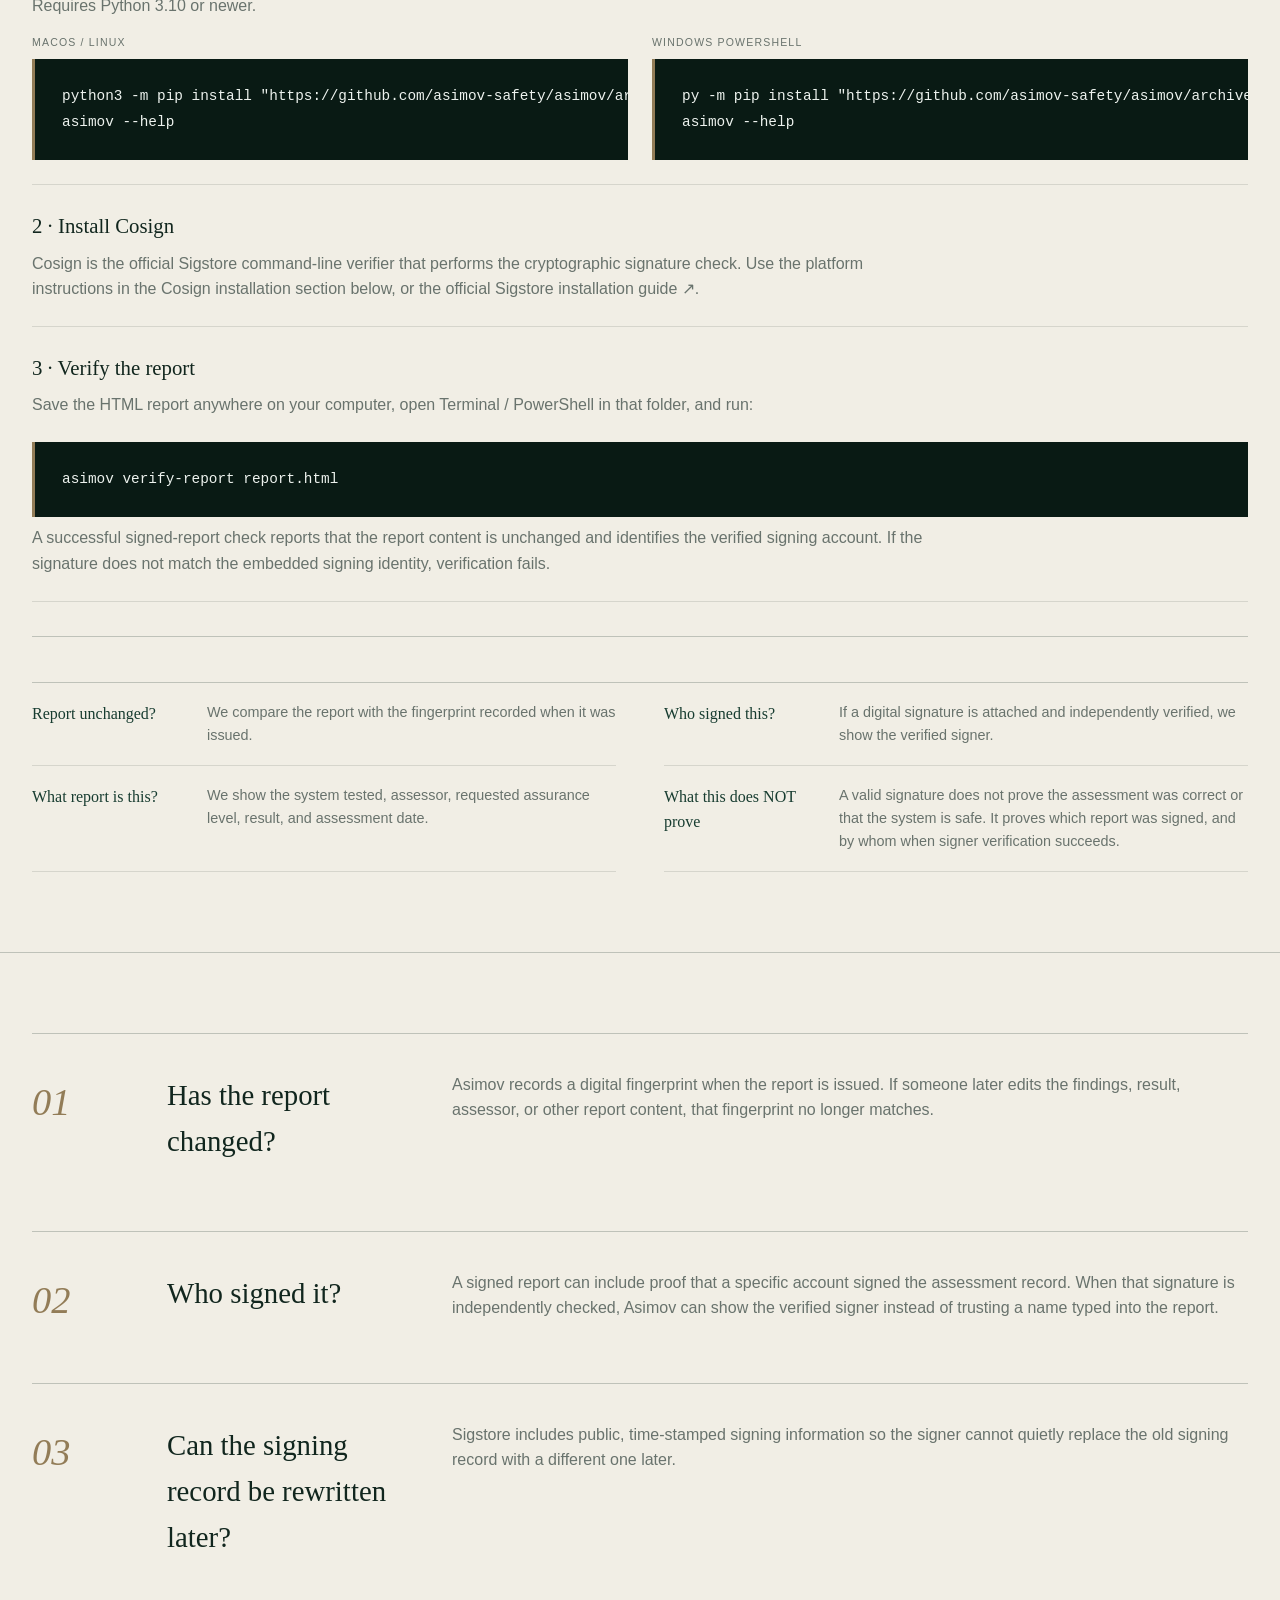
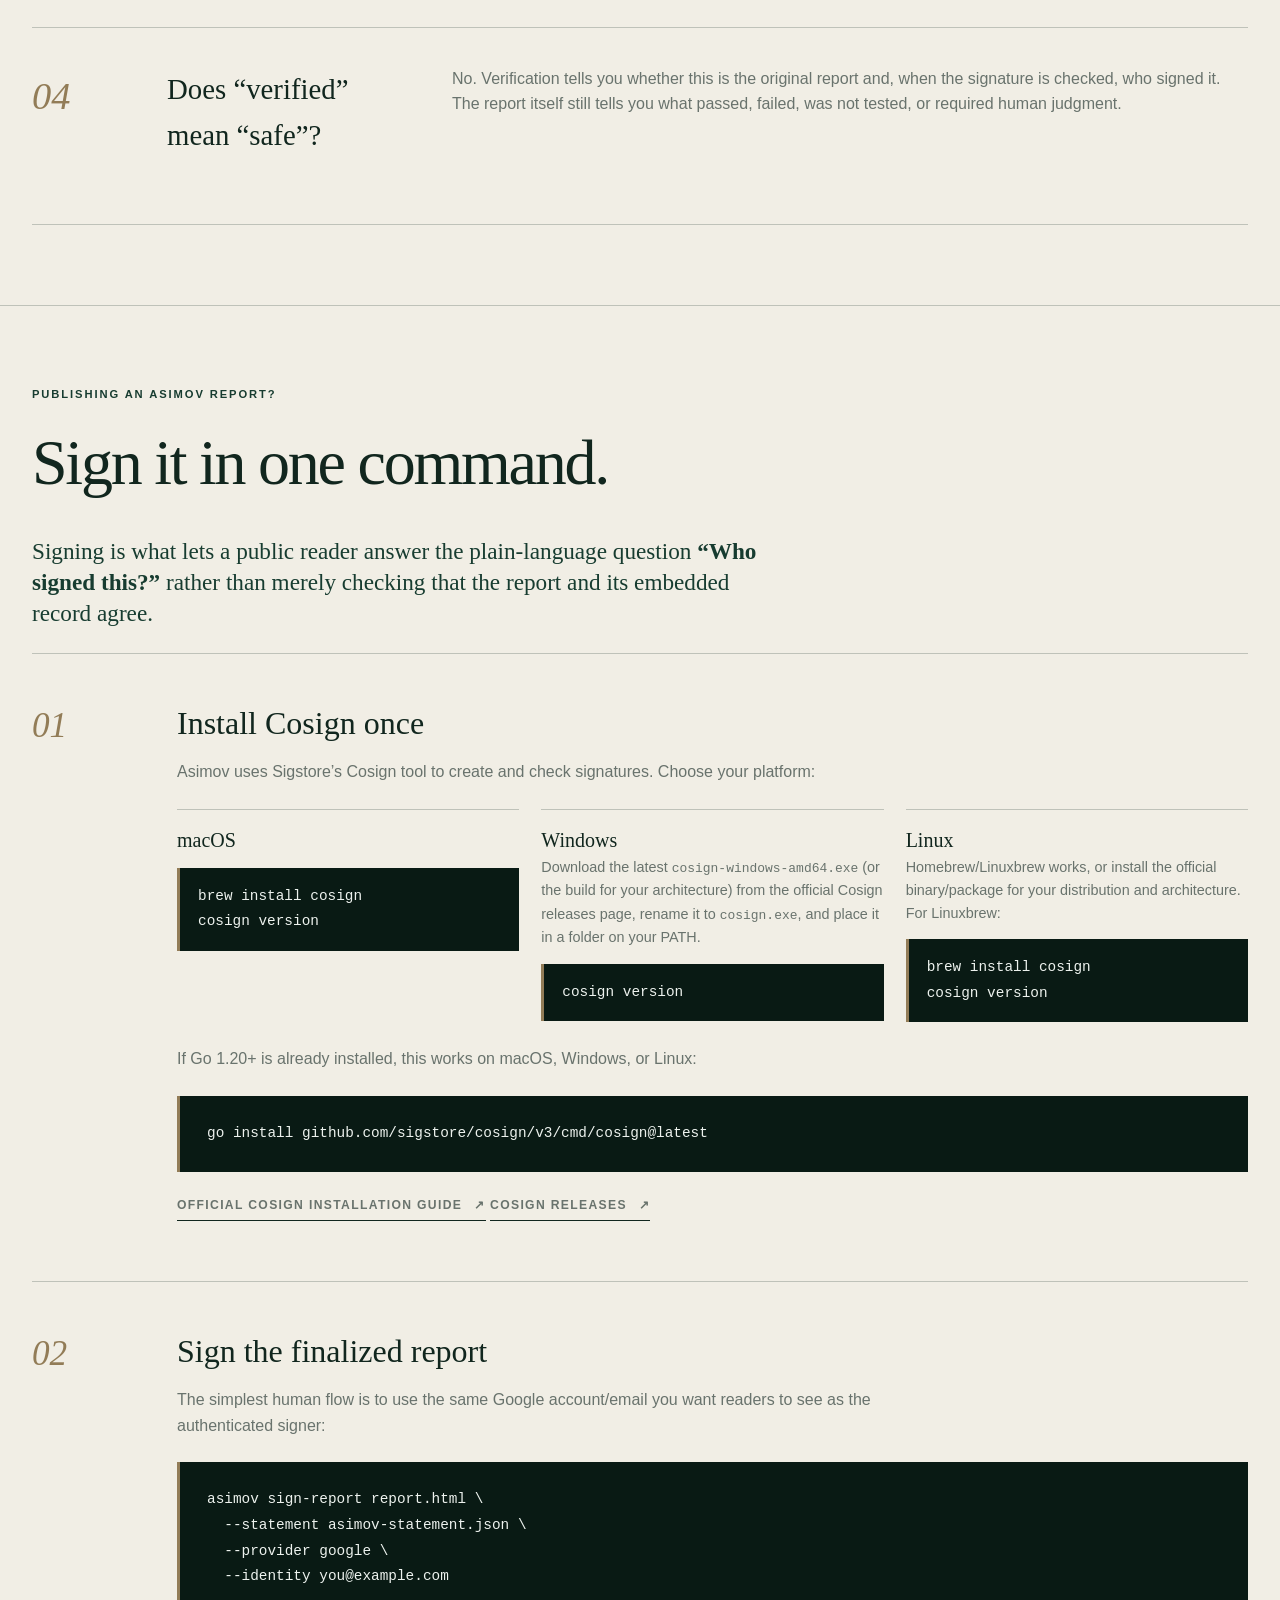
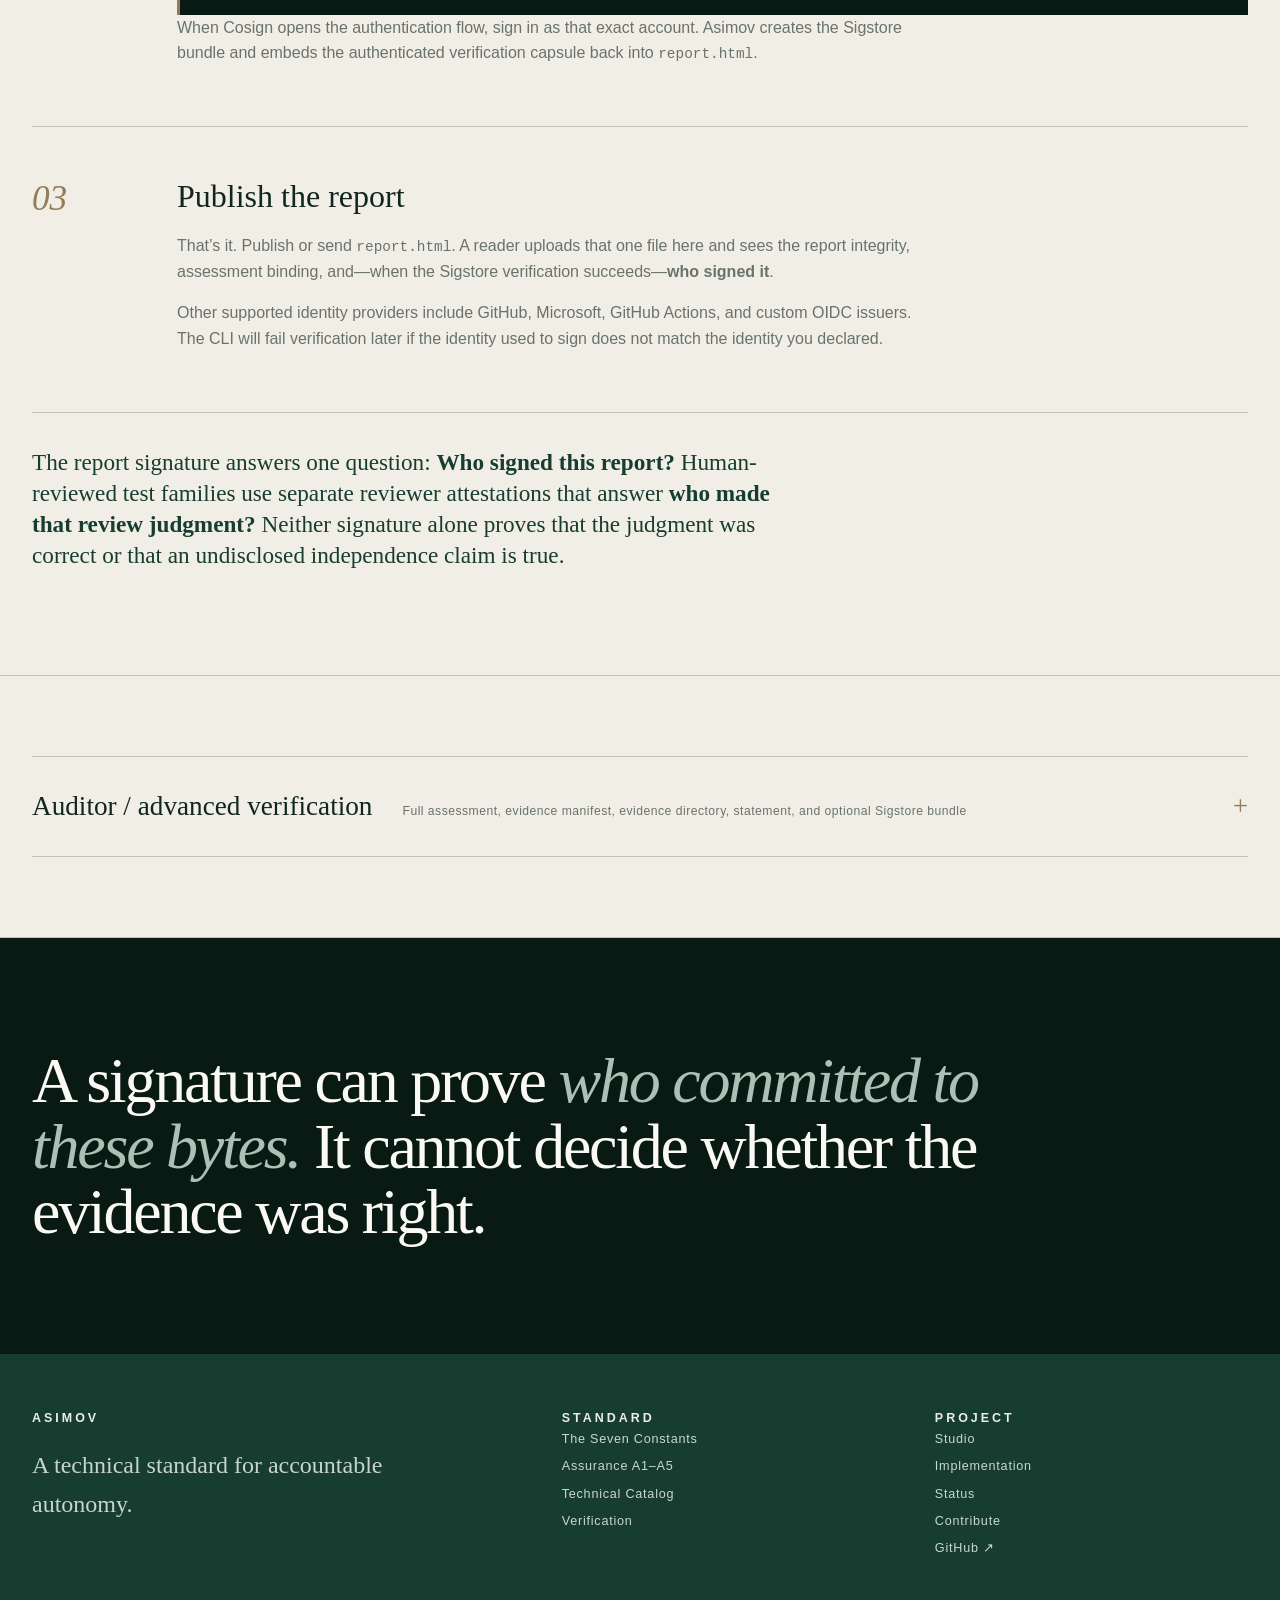
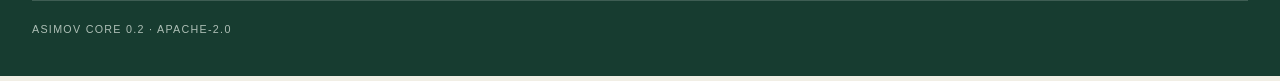
<file: verification.html>
<!doctype html>
<html lang="en">
<head>
  <meta charset="utf-8">
  <meta name="viewport" content="width=device-width,initial-scale=1">
  <meta name="description" content="Verify a public Asimov assessment report or inspect a full assessment package.">
  <meta name="theme-color" content="#f1eee5">
  <title>Verification — Asimov</title>
  <link rel="stylesheet" href="style.css">
  <script src="app.js" defer></script>
  <script src="verify-browser.js" defer></script>
</head>
<body>
<header class="top"><div class="shell nav">
  <a class="wordmark" href="index.html"><span class="seal"><svg xmlns="http://www.w3.org/2000/svg" viewBox="0 0 80 80"><g fill="none" stroke="currentColor"><circle cx="40" cy="40" r="28" stroke-width="1.3"/><circle cx="40" cy="40" r="21" stroke-width=".8" opacity=".48"/><path d="M40 5v8M62.6 12.8l-4.9 6.3M75 32.2l-7.8 1.8M70.4 56.3l-7.2-3.5M51.3 73l-2.5-7.6M27.1 73l2.8-7.5M9.2 55.8l7.1-3.7" stroke-width="2" stroke-linecap="round"/></g><path d="M26.4 54 37.1 25.8h6L53.7 54h-5.2l-2.7-7.4H34.1L31.4 54h-5Zm9.3-11.9h8.5L40 30.3l-4.3 11.8Z" fill="currentColor"/></svg></span><span>Asimov</span></a>
  <nav class="navlinks"><a href="constants.html">Constants</a><a href="profiles.html">Assurance</a><a href="test.html">Implement</a><a href="studio.html">Studio</a><a href="verification.html">Verify</a><a href="probes.html">Technical</a><a class="github" href="https://github.com/asimov-safety/asimov">GitHub ↗</a></nav>
</div></header>

<main>
<header class="page-hero"><div class="shell">
  <div class="overline">Public verification</div>
  <h1 class="page-title">Verify the report<br><em>people actually share.</em></h1>
  <p class="page-lede">Upload an Asimov report and get plain answers: Has it been changed? Who signed it? Which assessment does it belong to? The technical cryptography stays out of the way unless you want to inspect it.</p>
  <a class="editorial-link" href="#verify-report">Verify a report <span>↓</span></a>
</div></header>

<section class="page-section" id="verify-report"><div class="shell verifier public-verifier">
  <div class="overline">One-file public check</div>
  <h2 class="section-title">Upload the report.</h2>
  <p class="page-lede">You only need the HTML report. Nothing from the private evidence package is uploaded.</p>

  <div class="verify-files public-files">
    <div class="verify-field"><label>Asimov HTML report</label><input id="public-report-file" type="file" accept=".html,text/html"></div>
  </div>
  <div class="verify-actions"><button class="editorial-button" id="verify-public" type="button">Verify report</button></div>
  <div id="public-verify-results"></div>
  <div class="command-box public-command"><code id="public-command">For a signed report, the definitive signer check is: asimov verify-report report.html</code></div>

  <section class="local-verify-help" id="verify-locally">
    <div class="overline">Confirm the signature yourself</div>
    <h3>Run the signer check on your own computer.</h3>
    <p><code>asimov verify-report</code> is the independent signature check. It reads the signature already embedded in the HTML report, asks the official Cosign verifier to validate it, and tells you whether the named signing account really signed that exact assessment record. Your report is checked locally; it is not uploaded anywhere.</p>

    <div class="local-verify-steps">
      <div>
        <strong>1 · Install Asimov</strong>
        <p>Requires Python 3.10 or newer.</p>
        <div class="platform-install">
          <div><span>macOS / Linux</span><pre><code>python3 -m pip install "https://github.com/asimov-safety/asimov/archive/refs/heads/main.zip"
asimov --help</code></pre></div>
          <div><span>Windows PowerShell</span><pre><code>py -m pip install "https://github.com/asimov-safety/asimov/archive/refs/heads/main.zip"
asimov --help</code></pre></div>
        </div>
      </div>

      <div>
        <strong>2 · Install Cosign</strong>
        <p>Cosign is the official Sigstore command-line verifier that performs the cryptographic signature check. Use the platform instructions in the <a href="#sign-report">Cosign installation section below</a>, or the <a href="https://docs.sigstore.dev/cosign/system_config/installation/">official Sigstore installation guide ↗</a>.</p>
      </div>

      <div>
        <strong>3 · Verify the report</strong>
        <p>Save the HTML report anywhere on your computer, open Terminal / PowerShell in that folder, and run:</p>
        <pre><code>asimov verify-report report.html</code></pre>
        <p>A successful signed-report check reports that the report content is unchanged and identifies the verified signing account. If the signature does not match the embedded signing identity, verification fails.</p>
      </div>
    </div>
  </section>

  <div class="plain-meaning">
    <div><strong>Report unchanged?</strong><span>We compare the report with the fingerprint recorded when it was issued.</span></div>
    <div><strong>Who signed this?</strong><span>If a digital signature is attached and independently verified, we show the verified signer.</span></div>
    <div><strong>What report is this?</strong><span>We show the system tested, assessor, requested assurance level, result, and assessment date.</span></div>
    <div><strong>What this does NOT prove</strong><span>A valid signature does not prove the assessment was correct or that the system is safe. It proves which report was signed, and by whom when signer verification succeeds.</span></div>
  </div>
</div></section>

<section class="page-section"><div class="shell verify-list">
  <div class="verify-row"><div class="num">01</div><h3>Has the report changed?</h3><p>Asimov records a digital fingerprint when the report is issued. If someone later edits the findings, result, assessor, or other report content, that fingerprint no longer matches.</p></div>
  <div class="verify-row"><div class="num">02</div><h3>Who signed it?</h3><p>A signed report can include proof that a specific account signed the assessment record. When that signature is independently checked, Asimov can show the verified signer instead of trusting a name typed into the report.</p></div>
  <div class="verify-row"><div class="num">03</div><h3>Can the signing record be rewritten later?</h3><p>Sigstore includes public, time-stamped signing information so the signer cannot quietly replace the old signing record with a different one later.</p></div>
  <div class="verify-row"><div class="num">04</div><h3>Does “verified” mean “safe”?</h3><p>No. Verification tells you whether this is the original report and, when the signature is checked, who signed it. The report itself still tells you what passed, failed, was not tested, or required human judgment.</p></div>
</div></section>

<section class="page-section" id="sign-report"><div class="shell">
  <div class="overline">Publishing an Asimov report?</div>
  <h2 class="section-title">Sign it in one command.</h2>
  <p class="page-lede">Signing is what lets a public reader answer the plain-language question <strong>“Who signed this?”</strong> rather than merely checking that the report and its embedded record agree.</p>
  <div class="steps signing-steps">
    <div class="step"><div><h3>Install Cosign once</h3><p>Asimov uses Sigstore’s Cosign tool to create and check signatures. Choose your platform:</p>
<div class="install-grid">
  <div><strong>macOS</strong><pre><code>brew install cosign
cosign version</code></pre></div>
  <div><strong>Windows</strong><p>Download the latest <code>cosign-windows-amd64.exe</code> (or the build for your architecture) from the official Cosign releases page, rename it to <code>cosign.exe</code>, and place it in a folder on your PATH.</p><pre><code>cosign version</code></pre></div>
  <div><strong>Linux</strong><p>Homebrew/Linuxbrew works, or install the official binary/package for your distribution and architecture. For Linuxbrew:</p><pre><code>brew install cosign
cosign version</code></pre></div>
</div>
<p>If Go 1.20+ is already installed, this works on macOS, Windows, or Linux:</p><pre><code>go install github.com/sigstore/cosign/v3/cmd/cosign@latest</code></pre>
<p><a class="editorial-link" href="https://docs.sigstore.dev/cosign/system_config/installation/">Official Cosign installation guide <span>↗</span></a> <a class="editorial-link" href="https://github.com/sigstore/cosign/releases">Cosign releases <span>↗</span></a></p></div></div>
    <div class="step"><div><h3>Sign the finalized report</h3><p>The simplest human flow is to use the same Google account/email you want readers to see as the authenticated signer:</p><pre><code>asimov sign-report report.html \
  --statement asimov-statement.json \
  --provider google \
  --identity you@example.com</code></pre><p>When Cosign opens the authentication flow, sign in as that exact account. Asimov creates the Sigstore bundle and embeds the authenticated verification capsule back into <code>report.html</code>.</p></div></div>
    <div class="step"><div><h3>Publish the report</h3><p>That’s it. Publish or send <code>report.html</code>. A reader uploads that one file here and sees the report integrity, assessment binding, and—when the Sigstore verification succeeds—<strong>who signed it</strong>.</p><p>Other supported identity providers include GitHub, Microsoft, GitHub Actions, and custom OIDC issuers. The CLI will fail verification later if the identity used to sign does not match the identity you declared.</p></div></div>
  </div>
  <p class="page-lede signing-note">The report signature answers one question: <strong>Who signed this report?</strong> Human-reviewed test families use separate reviewer attestations that answer <strong>who made that review judgment?</strong> Neither signature alone proves that the judgment was correct or that an undisclosed independence claim is true.</p>
</div></section><section class="page-section" id="verify-package"><div class="shell">
  <details class="advanced-verification">
    <summary><span>Auditor / advanced verification</span><small>Full assessment, evidence manifest, evidence directory, statement, and optional Sigstore bundle</small></summary>
    <div class="verifier advanced-verifier">
      <div class="overline">Full package verification</div>
      <h2 class="section-title">Inspect the complete assessment package.</h2>
      <p class="page-lede">This path is intended for assessors, auditors, maintainers, and reviewers with access to the complete package. Selected evidence files stay in the browser. For the definitive cryptographic check of family-review attestations as well as the package signer, run <code>asimov verify-package</code> locally; no Asimov verification service is required.</p>
      <div class="verify-files">
        <div class="verify-field"><label>Assessment JSON</label><input id="assessment-file" type="file" accept=".json,application/json"></div>
        <div class="verify-field"><label>Evidence manifest JSON</label><input id="manifest-file" type="file" accept=".json,application/json"></div>
        <div class="verify-field"><label>Verification statement JSON</label><input id="statement-file" type="file" accept=".json,application/json"></div>
        <div class="verify-field"><label>Styled report (optional)</label><input id="report-file" type="file" accept=".html,text/html"></div>
        <div class="verify-field"><label>Evidence directory (optional)</label><input id="evidence-dir" type="file" webkitdirectory directory multiple></div>
        <div class="verify-field"><label>Sigstore bundle (optional)</label><input id="bundle-file" type="file" accept=".json,application/json"></div>
        <div class="verify-field"><label>Expected signer identity</label><input id="cert-identity" type="text" placeholder="assessor@example.com"></div>
        <div class="verify-field"><label>OIDC issuer</label><input id="oidc-issuer" type="text" placeholder="https://accounts.google.com"></div>
      </div>
      <div class="verify-actions"><button class="editorial-button" id="verify-local" type="button">Verify full package</button><button class="editorial-button" id="copy-cosign" type="button">Copy Sigstore command</button></div>
      <div id="verify-results"></div>
      <div class="command-box"><code id="cosign-command">Supply a Sigstore bundle, identity, and issuer to generate the full verification command.</code></div>
    </div>
  </details>
</div></section>

<section class="manifesto"><div class="shell"><p>A signature can prove <em>who committed to these bytes.</em> It cannot decide whether the evidence was right.</p></div></section>
</main>

<footer><div class="shell"><div class="footer-grid">
  <div><div class="footer-word">Asimov</div><div class="footer-copy">A technical standard for accountable autonomy.</div></div>
  <div><div class="footer-word">Standard</div><div class="footer-links"><a href="constants.html">The Seven Constants</a><a href="profiles.html">Assurance A1–A5</a><a href="probes.html">Technical Catalog</a><a href="verification.html">Verification</a></div></div>
  <div><div class="footer-word">Project</div><div class="footer-links"><a href="studio.html">Studio</a><a href="test.html">Implementation</a><a href="status.html">Status</a><a href="contribute.html">Contribute</a><a href="https://github.com/asimov-safety/asimov">GitHub ↗</a></div></div>
</div><div class="footer-bottom">Asimov Core 0.2 · Apache-2.0</div></div></footer>
</body></html>
</file>
<file: style.css>
:root{
 --paper:#f1eee5;--paper-deep:#e7e1d5;--ink:#11261e;--green:#173c30;--green2:#214f3f;
 --muted:#69736d;--sage:#9fb2a7;--brass:#927c57;--night:#091a14;--cream:#fbf9f3;
 --line:rgba(17,38,30,.22);--line-soft:rgba(17,38,30,.12);--max:1260px;
 --serif:Baskerville,"Iowan Old Style","Palatino Linotype",Palatino,Georgia,serif;
 --sans:"Helvetica Neue",Helvetica,Arial,sans-serif
}
*{box-sizing:border-box}
html{scroll-behavior:smooth}
body{margin:0;background:var(--paper);color:var(--ink);font:16px/1.6 var(--sans);-webkit-font-smoothing:antialiased}
a{color:inherit;text-decoration:none}
::selection{background:#cbd7d0}
.shell{width:min(var(--max),calc(100% - 64px));margin:0 auto}
.top{position:sticky;top:0;z-index:30;background:rgba(241,238,229,.92);backdrop-filter:blur(16px);border-bottom:1px solid var(--line-soft)}
.nav{height:78px;display:flex;align-items:center;justify-content:space-between;gap:30px;transition:height .24s ease}
body.scrolled .nav{height:62px}
.wordmark{display:flex;align-items:center;gap:13px;font-size:.79rem;font-weight:700;letter-spacing:.25em;text-transform:uppercase}
.wordmark svg{width:31px;height:31px;color:var(--green)}
.navlinks{display:flex;align-items:center;gap:26px;font-size:.75rem;text-transform:uppercase;letter-spacing:.1em}
.navlinks a{position:relative;padding:8px 0}
.navlinks a::after{content:"";position:absolute;left:0;right:100%;bottom:3px;height:1px;background:var(--green);transition:right .2s ease}
.navlinks a:hover::after,.navlinks a.active::after{right:0}
.navlinks .github{color:var(--muted)}
.home-hero{min-height:82vh;display:grid;align-items:center;border-bottom:1px solid var(--line);position:relative;overflow:hidden}
.home-hero::after{content:"I · II · III · IV · V · VI · VII";position:absolute;right:-2.5rem;bottom:2.2rem;writing-mode:vertical-rl;transform:rotate(180deg);font-size:.69rem;letter-spacing:.28em;color:rgba(17,38,30,.35)}
.hero-grid{display:grid;grid-template-columns:minmax(0,1fr) 300px;gap:80px;align-items:end;padding:92px 0 84px}
.overline{font-size:.7rem;letter-spacing:.17em;text-transform:uppercase;font-weight:700;color:var(--green);margin-bottom:28px}
h1,h2,h3,p{margin-top:0}
.home-title{font-family:var(--serif);font-weight:400;font-size:clamp(4.8rem,10vw,9.5rem);line-height:.8;letter-spacing:-.045em;margin:0;max-width:900px}
.home-title em{font-weight:400;color:var(--green);font-style:italic}
.hero-thesis{font-family:var(--serif);font-size:1.63rem;line-height:1.25;color:var(--green);margin:0 0 28px}
.hero-note{color:var(--muted);font-size:.95rem;max-width:280px}
.clarity-hero{grid-template-columns:minmax(0,1fr) minmax(340px,420px);align-items:center;padding:86px 0 78px}
.clarity-title{font-size:clamp(4.5rem,8.7vw,8.4rem);line-height:.85;max-width:850px}
.hero-explainer .hero-thesis{font-size:1.55rem;margin-bottom:18px}
.hero-explainer .hero-note{max-width:410px;font-size:1rem;line-height:1.55;margin-bottom:16px}
.hero-plain{color:var(--muted);font-size:.84rem;line-height:1.55;max-width:410px;margin-bottom:0}
.hero-plain strong{color:var(--ink);font-weight:700}
.hero-actions{display:flex;flex-wrap:wrap;gap:0 26px;align-items:center}
.hero-actions .editorial-link{margin-top:20px}
.use-cases{padding:78px 0 84px;border-bottom:1px solid var(--line)}
.use-case-header{display:grid;grid-template-columns:1.1fr .9fr;gap:80px;align-items:end;margin-bottom:48px}
.use-case-header .section-title{margin-bottom:0}
.use-case-lede{font-family:var(--serif);font-size:1.35rem;line-height:1.35;color:var(--green);margin:0 0 5px;max-width:520px}
.use-case-grid{display:grid;grid-template-columns:repeat(3,1fr);border-top:1px solid var(--line);border-bottom:1px solid var(--line)}
.use-case-card{padding:30px 28px 32px;border-right:1px solid var(--line)}
.use-case-card:first-child{padding-left:0}.use-case-card:last-child{border-right:0;padding-right:0}
.use-case-num{font-family:var(--serif);font-style:italic;font-size:1.35rem;color:var(--brass);margin-bottom:18px}
.use-case-card h3{font-family:var(--serif);font-size:1.8rem;font-weight:400;line-height:1.1;margin:0 0 12px}
.use-case-card p{color:var(--muted);font-size:.92rem;margin:0;max-width:340px}
.constants-home-head{padding:82px 0 56px;max-width:900px}
.constants-home-head .section-title{margin-bottom:20px}
.constants-home-head .overline{margin-bottom:18px}
.editorial-link{display:inline-flex;align-items:center;gap:12px;margin-top:24px;padding-bottom:5px;border-bottom:1px solid var(--ink);font-size:.76rem;font-weight:700;text-transform:uppercase;letter-spacing:.11em}
.editorial-link span{transition:transform .18s ease}.editorial-link:hover span{transform:translateX(4px)}
.intro-band{background:var(--green);color:var(--cream);padding:58px 0}
.intro-band .shell{display:grid;grid-template-columns:1fr 1.8fr;gap:90px}
.intro-kicker{font-size:.68rem;text-transform:uppercase;letter-spacing:.17em;color:#b9cbc1}
.intro-statement{font-family:var(--serif);font-size:clamp(2rem,4vw,4.2rem);line-height:1.04;letter-spacing:-.025em;margin:0}
.constants{border-bottom:1px solid var(--line)}
.constant-row{display:grid;grid-template-columns:145px minmax(0,1fr) 110px;gap:38px;align-items:center;min-height:210px;border-bottom:1px solid var(--line);position:relative;overflow:hidden}
.constant-row:last-child{border-bottom:0}
.constant-row::before{content:"";position:absolute;left:0;top:0;width:0;height:1px;background:var(--brass);transition:width .55s cubic-bezier(.2,.7,.2,1)}
.constant-row:hover::before{width:100%}
.constant-num{font-family:var(--serif);font-size:5.7rem;line-height:1;font-style:italic;color:rgba(23,60,48,.24);transition:color .24s ease,transform .24s ease}
.constant-row:hover .constant-num{color:var(--green);transform:translateX(6px)}
.constant-name{font-family:var(--serif);font-size:clamp(2.25rem,4vw,4rem);font-weight:400;line-height:1;margin:0 0 12px;letter-spacing:-.025em}
.constant-law{font-size:1.04rem;color:var(--muted);max-width:700px;margin:0}
.constant-code{text-align:right;font-size:.67rem;text-transform:uppercase;letter-spacing:.16em;color:var(--muted)}
.assurance-strip{padding:88px 0;border-bottom:1px solid var(--line)}
.section-label{font-size:.67rem;text-transform:uppercase;letter-spacing:.18em;font-weight:700;color:var(--green);margin-bottom:18px}
.section-title{font-family:var(--serif);font-weight:400;font-size:clamp(2.8rem,5vw,5.3rem);line-height:.96;letter-spacing:-.035em;margin-bottom:42px}
.assurance-line{display:grid;grid-template-columns:repeat(5,1fr);border-top:1px solid var(--line);border-bottom:1px solid var(--line)}
.assurance-item{padding:21px 12px 24px;border-right:1px solid var(--line)}
.assurance-item:first-child{padding-left:0}.assurance-item:last-child{border-right:0}
.assurance-item b{display:block;font-family:var(--serif);font-size:1.65rem;font-weight:400;margin-bottom:3px}
.assurance-item span{font-size:.72rem;text-transform:uppercase;letter-spacing:.1em;color:var(--muted)}
.manifesto{background:var(--night);color:var(--cream);padding:110px 0}
.manifesto p{font-family:var(--serif);font-size:clamp(2.5rem,5vw,5.4rem);line-height:1.02;letter-spacing:-.035em;max-width:1040px;margin:0}
.manifesto em{color:#abc1b5;font-weight:400}
.page-hero{padding:105px 0 75px;border-bottom:1px solid var(--line)}
.page-title{font-family:var(--serif);font-size:clamp(4rem,8vw,8rem);font-weight:400;letter-spacing:-.045em;line-height:.88;margin:0 0 30px}
.page-title em{font-weight:400;font-style:italic;color:var(--green)}
.page-lede{font-family:var(--serif);font-size:1.45rem;color:var(--green);max-width:760px;line-height:1.35}
.page-section{padding:80px 0;border-bottom:1px solid var(--line)}
.constant-detail{display:grid;grid-template-columns:130px 1fr;gap:48px;padding:52px 0;border-top:1px solid var(--line)}
.constant-detail:first-child{border-top:0}
.detail-num{font-family:var(--serif);font-style:italic;font-size:4rem;color:rgba(23,60,48,.35)}
.detail-name{font-family:var(--serif);font-size:3rem;font-weight:400;letter-spacing:-.025em;margin-bottom:10px}
.detail-law{font-size:1.13rem;color:var(--green);margin-bottom:16px}
.detail-desc{color:var(--muted);max-width:760px}
.detail-code{font-size:.68rem;letter-spacing:.15em;text-transform:uppercase;color:var(--brass);margin-top:19px}
.ladder{border-top:1px solid var(--line)}
.ladder-row{display:grid;grid-template-columns:95px 220px 1fr 130px;gap:22px;padding:31px 0;border-bottom:1px solid var(--line);align-items:baseline}
.ladder-level{font-family:var(--serif);font-style:italic;font-size:2.6rem;color:var(--green)}
.ladder-name{font-family:var(--serif);font-size:1.7rem}
.ladder-desc{color:var(--muted)}
.ladder-meta{text-align:right;font-size:.68rem;text-transform:uppercase;letter-spacing:.1em;color:var(--muted)}
.steps{counter-reset:steps;border-top:1px solid var(--line)}
.step{display:grid;grid-template-columns:100px 1fr;gap:45px;padding:44px 0;border-bottom:1px solid var(--line)}
.step::before{counter-increment:steps;content:"0" counter(steps);font-family:var(--serif);font-style:italic;font-size:2.2rem;color:var(--brass)}
.step h3{font-family:var(--serif);font-size:2rem;font-weight:400;margin-bottom:10px}.step p{color:var(--muted);max-width:740px}
pre{margin:24px 0 0;background:var(--night);color:#edf2ee;padding:25px 27px;overflow:auto;border-left:3px solid var(--brass)}
code{font-family:"SFMono-Regular",Consolas,"Liberation Mono",monospace;font-size:.9em}
.catalog-tools{display:flex;gap:12px;flex-wrap:wrap;margin-bottom:22px}
input,select{font:inherit;background:transparent;border:0;border-bottom:1px solid var(--line);padding:10px 4px;color:var(--ink);outline:none}
input:focus,select:focus{border-color:var(--green)}
.table-wrap{overflow:auto;border-top:1px solid var(--line)}
table{width:100%;border-collapse:collapse}th,td{text-align:left;padding:15px 12px;border-bottom:1px solid var(--line-soft);vertical-align:top}
th{font-size:.65rem;text-transform:uppercase;letter-spacing:.13em;color:var(--muted);font-weight:700}
td:first-child{font-family:var(--serif);font-size:1.03rem;color:var(--green)}tbody tr:hover{background:rgba(255,255,255,.27)}
.verify-list{border-top:1px solid var(--line)}
.verify-row{display:grid;grid-template-columns:100px 250px 1fr;gap:35px;padding:38px 0;border-bottom:1px solid var(--line)}
.verify-row .num{font-family:var(--serif);font-style:italic;font-size:2.4rem;color:var(--brass)}
.verify-row h3{font-family:var(--serif);font-size:1.8rem;font-weight:400}.verify-row p{color:var(--muted)}
.status-lines{border-top:1px solid var(--line)}
.status-line{display:grid;grid-template-columns:100px 200px 1fr;gap:25px;padding:25px 0;border-bottom:1px solid var(--line)}
.status-line strong{font-family:var(--serif);font-size:1.55rem;font-weight:400}.status-line span{color:var(--muted)}
.two-col{display:grid;grid-template-columns:1fr 1fr;gap:80px}
.text-panel{padding-top:20px;border-top:1px solid var(--line)}.text-panel h3{font-family:var(--serif);font-size:2rem;font-weight:400}.text-panel p{color:var(--muted)}
footer{padding:55px 0 38px;background:var(--green);color:#e9eee9}
.footer-grid{display:grid;grid-template-columns:1.5fr 1fr 1fr;gap:60px}
.footer-word{font-size:.78rem;letter-spacing:.24em;text-transform:uppercase;font-weight:700}
.footer-copy{font-family:var(--serif);font-size:1.5rem;max-width:360px;margin-top:17px;color:#c7d5cd}
.footer-links{display:grid;gap:7px;font-size:.79rem;letter-spacing:.06em}.footer-links a{color:#cad7d0}.footer-links a:hover{color:#fff}
.footer-bottom{border-top:1px solid rgba(255,255,255,.17);margin-top:42px;padding-top:20px;font-size:.67rem;letter-spacing:.12em;text-transform:uppercase;color:#aebfb6}
.reveal{opacity:0;transform:translateY(10px);transition:opacity .65s ease,transform .65s cubic-bezier(.2,.72,.2,1)}
.reveal.on{opacity:1;transform:none}
@media(prefers-reduced-motion:reduce){html{scroll-behavior:auto}.reveal{opacity:1;transform:none;transition:none}.constant-num,.constant-row::before,.nav{transition:none}}
@media(max-width:900px){
 .shell{width:min(var(--max),calc(100% - 36px))}
 .clarity-hero{grid-template-columns:1fr;gap:42px;padding:68px 0 60px}.hero-explainer .hero-note,.hero-plain{max-width:620px}
 .use-case-header{grid-template-columns:1fr;gap:20px}.use-case-grid{grid-template-columns:1fr}.use-case-card{border-right:0;border-bottom:1px solid var(--line);padding:26px 0}.use-case-card:last-child{border-bottom:0}
 .nav{height:auto;padding:15px 0;align-items:flex-start;flex-direction:column;gap:8px}.navlinks{width:100%;overflow:auto;gap:20px;padding-bottom:3px}.navlinks .github{display:none}
 .hero-grid{grid-template-columns:1fr;gap:45px;padding:75px 0 65px}.hero-note{max-width:520px}
 .intro-band .shell{grid-template-columns:1fr;gap:25px}
 .constant-row{grid-template-columns:80px 1fr;gap:18px;min-height:180px}.constant-code{grid-column:2;text-align:left;margin-top:-24px}
 .assurance-line{grid-template-columns:1fr}.assurance-item{border-right:0;border-bottom:1px solid var(--line);padding-left:0}.assurance-item:last-child{border-bottom:0}
 .ladder-row{grid-template-columns:70px 1fr}.ladder-desc,.ladder-meta{grid-column:2;text-align:left}
 .two-col{grid-template-columns:1fr;gap:45px}.footer-grid{grid-template-columns:1fr;gap:36px}
 .verify-row{grid-template-columns:70px 1fr}.verify-row p{grid-column:2}.status-line{grid-template-columns:70px 1fr}.status-line span{grid-column:2}
}
@media(max-width:600px){
 .clarity-title{font-size:4rem}.use-cases{padding:58px 0 64px}.constants-home-head{padding:62px 0 42px}
 .home-title{font-size:4.5rem}.constant-name{font-size:2.5rem}.constant-num{font-size:4rem}.page-title{font-size:4.2rem}
 .constant-detail{grid-template-columns:60px 1fr;gap:20px}.detail-num{font-size:3rem}.detail-name{font-size:2.3rem}
 .step{grid-template-columns:50px 1fr;gap:20px}.footer-copy{font-size:1.25rem}
}
.verifier{border-top:1px solid var(--line);padding-top:36px}.verify-files{display:grid;grid-template-columns:1fr 1fr;gap:28px 44px;margin:30px 0}
.verify-field label{display:block;font-size:.66rem;text-transform:uppercase;letter-spacing:.14em;color:var(--muted);margin-bottom:9px}.verify-field input[type=file]{display:block;width:100%;font-size:.86rem;border-bottom:1px solid var(--line);padding:10px 0}.verify-field input[type=text]{width:100%}
.verify-actions{display:flex;gap:16px;align-items:center;margin:30px 0}.editorial-button{border:0;border-bottom:1px solid var(--ink);background:transparent;padding:7px 0;font:700 .73rem/1 var(--sans);letter-spacing:.11em;text-transform:uppercase;color:var(--ink);cursor:pointer}
.browser-check{display:grid;grid-template-columns:220px 125px 1fr;gap:18px;padding:17px 0;border-top:1px solid var(--line);font-size:.9rem}.browser-check:last-child{border-bottom:1px solid var(--line)}.browser-check strong{font-size:.68rem;letter-spacing:.09em}.browser-check .ok{color:#24654d}.browser-check .bad{color:#8b3028}.browser-check .neutral{color:var(--brass)}
.command-box{margin-top:28px;border-left:2px solid var(--brass);padding:14px 18px;background:rgba(255,255,255,.25);overflow:auto}.command-box code{white-space:pre-wrap;word-break:break-all}
@media(max-width:700px){.verify-files{grid-template-columns:1fr}.browser-check{grid-template-columns:1fr;gap:5px}}

/* Seven Constants — explanatory chapters */
.constants-hero .page-lede{max-width:820px}.constants-primer{padding:82px 0;border-bottom:1px solid var(--line)}
.primer-grid{display:grid;grid-template-columns:.8fr 1.7fr;gap:100px;align-items:start}.primer-note{font-size:.92rem;color:var(--muted);max-width:280px}
.primer-statement{font-family:var(--serif);font-size:clamp(2rem,4vw,4rem);line-height:1.05;letter-spacing:-.025em;max-width:850px;margin-bottom:45px}.primer-statement em{font-weight:400;color:var(--green)}
.primer-rules{border-top:1px solid var(--line)}.primer-rules>div{display:grid;grid-template-columns:190px 1fr;gap:25px;padding:17px 0;border-bottom:1px solid var(--line-soft)}
.primer-rules strong{font-family:var(--serif);font-size:1.05rem;font-weight:400}.primer-rules span{color:var(--muted);font-size:.9rem}
.constant-index{border-bottom:1px solid var(--line);background:var(--paper)}.constant-index .shell{display:grid;grid-template-columns:repeat(7,1fr)}
.constant-index a{padding:22px 12px;border-right:1px solid var(--line-soft);min-width:0;transition:background .2s ease}.constant-index a:first-child{padding-left:0}.constant-index a:last-child{border-right:0}.constant-index a:hover{background:rgba(255,255,255,.28)}
.constant-index span{display:block;font-family:var(--serif);font-style:italic;font-size:1.4rem;color:var(--brass);margin-bottom:3px}.constant-index strong{display:block;font-size:.66rem;line-height:1.35;text-transform:uppercase;letter-spacing:.08em;font-weight:600}
.constant-chapter{padding:108px 0 118px;border-bottom:1px solid var(--line);scroll-margin-top:80px}.constant-chapter:nth-of-type(even){background:rgba(255,255,255,.16)}
.chapter-head{display:grid;grid-template-columns:150px 1fr;gap:48px;align-items:start}.chapter-num{font-family:var(--serif);font-style:italic;font-size:clamp(5rem,9vw,9rem);line-height:.78;color:rgba(23,60,48,.2)}
.chapter-title{font-family:var(--serif);font-size:clamp(3.4rem,6vw,6.2rem);font-weight:400;line-height:.9;letter-spacing:-.04em;margin:0 0 20px}.chapter-law{font-family:var(--serif);font-size:1.55rem;line-height:1.25;color:var(--green);max-width:770px;margin:0}
.chapter-body{margin-left:198px;max-width:930px}.chapter-proposition{font-family:var(--serif);font-size:clamp(2rem,3.4vw,3.25rem);line-height:1.08;letter-spacing:-.022em;margin:62px 0 45px;max-width:820px}
.micro-label{font-size:.64rem;text-transform:uppercase;letter-spacing:.16em;font-weight:700;color:var(--brass);margin-bottom:12px}.chapter-grid{display:grid;grid-template-columns:1.15fr .85fr;gap:64px;padding:34px 0 45px;border-top:1px solid var(--line)}
.chapter-copy p,.chapter-failure p,.assurance-path p{color:var(--muted);margin:0}.chapter-failure{padding-left:26px;border-left:1px solid var(--line)}
.chapter-truth{padding:36px 0 44px;border-top:1px solid var(--line)}.truth-list{border-top:1px solid var(--line-soft)}.truth-row{display:grid;grid-template-columns:30px 1fr;gap:12px;padding:12px 0;border-bottom:1px solid var(--line-soft)}
.truth-row span{font-family:var(--serif);color:var(--brass)}.truth-row p{margin:0;color:var(--ink);font-size:.94rem}
.assurance-path{display:grid;grid-template-columns:160px 1fr;gap:35px;padding:34px 0;border-top:1px solid var(--line)}
.requirement-ledger{margin-top:8px;border-top:1px solid var(--line)}.ledger-head{display:flex;justify-content:space-between;gap:20px;align-items:center;padding:23px 0 12px}.ledger-head .micro-label{margin:0}.ledger-head a{font-size:.67rem;text-transform:uppercase;letter-spacing:.11em;color:var(--muted)}.ledger-head a:hover{color:var(--green)}
.requirement-row{display:grid;grid-template-columns:105px 1fr 55px;gap:22px;padding:13px 0;border-top:1px solid var(--line-soft);align-items:baseline}.requirement-row:last-child{border-bottom:1px solid var(--line-soft)}
.req-id{font-family:"SFMono-Regular",Consolas,"Liberation Mono",monospace;font-size:.76rem;color:var(--green)}.req-title{font-size:.91rem}.req-level{text-align:right;font-family:var(--serif);font-style:italic;font-size:1.05rem;color:var(--brass)}
@media(max-width:900px){.primer-grid{grid-template-columns:1fr;gap:35px}.primer-note{max-width:620px}.constant-index .shell{grid-template-columns:repeat(4,1fr)}.constant-index a:nth-child(4){border-right:0}.constant-index a{border-bottom:1px solid var(--line-soft)}.chapter-head{grid-template-columns:90px 1fr;gap:25px}.chapter-body{margin-left:115px}.chapter-grid{grid-template-columns:1fr;gap:28px}.chapter-failure{padding-left:0;border-left:0;border-top:1px solid var(--line-soft);padding-top:25px}}
@media(max-width:600px){.constant-index .shell{grid-template-columns:1fr 1fr}.constant-index a:nth-child(4){border-right:1px solid var(--line-soft)}.constant-index a:nth-child(even){border-right:0}.chapter-head{grid-template-columns:58px 1fr;gap:15px}.chapter-num{font-size:4rem}.chapter-title{font-size:3rem}.chapter-law{font-size:1.25rem}.chapter-body{margin-left:0}.chapter-proposition{margin-top:42px}.assurance-path{grid-template-columns:1fr;gap:8px}.requirement-row{grid-template-columns:82px 1fr 42px;gap:10px}.primer-rules>div{grid-template-columns:1fr;gap:5px}}

/* Public-first verification */
.public-verifier{padding-top:18px}
.public-files{grid-template-columns:minmax(0,680px);max-width:680px}
.public-binding{display:grid;grid-template-columns:repeat(2,minmax(0,1fr));gap:0 38px;border-top:1px solid var(--line);margin-top:4px}
.public-binding>div{padding:15px 0;border-bottom:1px solid var(--line-soft);min-width:0}
.public-binding span{display:block;font-size:.63rem;text-transform:uppercase;letter-spacing:.12em;color:var(--muted);margin-bottom:4px}
.public-binding strong{display:block;font-family:var(--serif);font-weight:400;font-size:1.05rem;overflow-wrap:anywhere}
.public-meaning{display:grid;grid-template-columns:repeat(2,minmax(0,1fr));gap:0 48px;margin-top:45px;border-top:1px solid var(--line)}
.public-meaning>div{display:grid;grid-template-columns:125px 1fr;gap:20px;padding:18px 0;border-bottom:1px solid var(--line-soft)}
.public-meaning strong{font-family:var(--serif);font-weight:400;color:var(--green)}
.public-meaning span{color:var(--muted);font-size:.9rem}
.advanced-verification{border-top:1px solid var(--line);border-bottom:1px solid var(--line)}
.advanced-verification>summary{list-style:none;cursor:pointer;padding:28px 0;display:flex;justify-content:space-between;gap:30px;align-items:baseline}
.advanced-verification>summary::-webkit-details-marker{display:none}
.advanced-verification>summary span{font-family:var(--serif);font-size:1.7rem}
.advanced-verification>summary small{color:var(--muted);font-size:.76rem;letter-spacing:.04em;text-align:right}
.advanced-verification>summary::after{content:"+";font-family:var(--serif);font-size:1.7rem;color:var(--brass);margin-left:auto}
.advanced-verification[open]>summary::after{content:"−"}
.advanced-verifier{padding:50px 0 20px;border-top:1px solid var(--line-soft)}
@media(max-width:700px){
 .public-files,.public-binding,.public-meaning{grid-template-columns:1fr}
 .public-meaning>div{grid-template-columns:100px 1fr}
 .advanced-verification>summary{display:grid;grid-template-columns:1fr auto}
 .advanced-verification>summary small{grid-column:1;text-align:left}
}

/* Plain-language public verification */
.plain-meaning{display:grid;grid-template-columns:repeat(2,minmax(0,1fr));gap:0 48px;margin-top:45px;border-top:1px solid var(--line)}
.plain-meaning>div{display:grid;grid-template-columns:155px 1fr;gap:20px;padding:18px 0;border-bottom:1px solid var(--line-soft)}
.plain-meaning strong{font-family:var(--serif);font-weight:400;color:var(--green)}
.plain-meaning span{color:var(--muted);font-size:.9rem}
.verification-explainer{margin-top:28px;padding:24px 26px;border-left:3px solid var(--green);background:rgba(255,255,255,.28)}
.verification-explainer strong{font-family:var(--serif);font-size:1.35rem;font-weight:400}
.verification-explainer p{margin:7px 0 0;color:var(--muted);max-width:900px}
.verification-tech{margin-top:22px;border-top:1px solid var(--line);border-bottom:1px solid var(--line)}
.verification-tech summary{cursor:pointer;padding:16px 0;font-size:.76rem;font-weight:700;text-transform:uppercase;letter-spacing:.1em;color:var(--muted)}
.tech-grid{display:grid;grid-template-columns:1fr 1fr;gap:0 32px;padding-bottom:18px}
.tech-grid>div{padding:11px 0;border-top:1px solid var(--line-soft);min-width:0}
.tech-grid span{display:block;font-size:.63rem;text-transform:uppercase;letter-spacing:.1em;color:var(--muted);margin-bottom:4px}
.tech-grid code{display:block;overflow-wrap:anywhere;font-size:.76rem}
.install-grid{display:grid;grid-template-columns:repeat(3,minmax(0,1fr));gap:22px;margin:24px 0}
.install-grid>div{border-top:1px solid var(--line);padding-top:14px;min-width:0}
.install-grid strong{font-family:var(--serif);font-size:1.25rem;font-weight:400}
.install-grid p{font-size:.9rem}
.install-grid pre{margin-top:12px;padding:16px 18px}
.signing-note{margin-top:34px}
@media(max-width:850px){
 .plain-meaning,.tech-grid,.install-grid{grid-template-columns:1fr}
 .plain-meaning>div{grid-template-columns:140px 1fr}
}
@media(max-width:560px){
 .plain-meaning>div{grid-template-columns:1fr;gap:5px}
}

/* Local signer verification help */
.local-verify-help{margin-top:42px;padding:34px 0;border-top:1px solid var(--line);border-bottom:1px solid var(--line)}
.local-verify-help h3{font-family:var(--serif);font-size:2.15rem;font-weight:400;margin-bottom:10px}
.local-verify-help>p{max-width:900px;color:var(--muted)}
.local-verify-steps{margin-top:28px;border-top:1px solid var(--line-soft)}
.local-verify-steps>div{padding:24px 0;border-bottom:1px solid var(--line-soft)}
.local-verify-steps>div>strong{font-family:var(--serif);font-size:1.3rem;font-weight:400}
.local-verify-steps>div>p{color:var(--muted);max-width:900px;margin:8px 0 0}
.platform-install{display:grid;grid-template-columns:1fr 1fr;gap:24px;margin-top:16px}
.platform-install>div{min-width:0}
.platform-install span{display:block;font-size:.66rem;text-transform:uppercase;letter-spacing:.11em;color:var(--muted);margin-bottom:8px}
.platform-install pre{margin-top:0}
@media(max-width:760px){.platform-install{grid-template-columns:1fr}}


/* Provider-aware adapter architecture explorer */
.architecture-picker{display:grid;grid-template-columns:minmax(260px,.7fr) minmax(0,1.3fr);gap:70px;align-items:end;border-bottom:1px solid var(--line);padding-bottom:34px}
.architecture-picker select{width:100%;font-family:var(--serif);font-size:1.35rem;color:var(--green);padding:12px 4px}
.catalog-date{margin-top:9px;font-size:.65rem;text-transform:uppercase;letter-spacing:.1em;color:var(--muted)}
.architecture-note{align-self:end}.architecture-badges{display:flex;gap:8px;flex-wrap:wrap;justify-content:flex-end}.architecture-badges span{font-size:.61rem;text-transform:uppercase;letter-spacing:.1em;border:1px solid var(--line);padding:6px 8px;color:var(--muted)}
.runtime-detail{padding-top:45px;scroll-margin-top:90px}.runtime-head{display:grid;grid-template-columns:1.2fr .8fr;gap:70px;align-items:start;padding-bottom:35px}.runtime-head h2{font:400 clamp(2.7rem,5vw,5rem)/.95 var(--serif);letter-spacing:-.035em;margin:0 0 20px}.runtime-head p{color:var(--muted);max-width:760px}
.surface-table{border-top:1px solid var(--line)}.surface-row{display:grid;grid-template-columns:270px 1fr;gap:35px;padding:20px 0;border-bottom:1px solid var(--line-soft)}.surface-row>div span{display:block;font:400 1.25rem var(--serif);color:var(--green)}.surface-row>div small{display:block;color:var(--muted);font-size:.72rem;margin-top:3px}.surface-row p{margin:0;color:var(--muted)}
.architecture-warnings{margin-top:35px;border-left:3px solid var(--brass);padding:20px 24px;background:rgba(255,255,255,.22)}.architecture-warnings ul{margin:8px 0 0;padding-left:20px;color:var(--muted)}.architecture-warnings li{margin:7px 0}
.runtime-index{display:grid;grid-template-columns:repeat(3,minmax(0,1fr));border-top:1px solid var(--line);margin-top:38px}.runtime-card{display:grid;grid-template-columns:44px 1fr;gap:5px 15px;text-align:left;border:0;border-right:1px solid var(--line);border-bottom:1px solid var(--line);padding:22px 18px;background:transparent;color:var(--ink);cursor:pointer}.runtime-card:nth-child(3n){border-right:0}.runtime-card:hover{background:rgba(255,255,255,.25)}.runtime-card span{grid-row:1/3;font:italic 1.4rem var(--serif);color:var(--brass)}.runtime-card strong{font:400 1.12rem var(--serif)}.runtime-card small{color:var(--muted);font-size:.68rem;text-transform:uppercase;letter-spacing:.08em}
.architecture-columns{display:grid;grid-template-columns:repeat(3,minmax(0,1fr));gap:48px}.architecture-columns h3{font:400 1.8rem var(--serif);margin-bottom:16px}.architecture-list{border-top:1px solid var(--line)}.architecture-list-row{padding:15px 0;border-bottom:1px solid var(--line-soft)}.architecture-list-row strong{font:400 1rem var(--serif);color:var(--green)}.architecture-list-row p{margin:4px 0 0;color:var(--muted);font-size:.8rem}
@media(max-width:900px){.architecture-picker,.runtime-head{grid-template-columns:1fr;gap:25px}.architecture-badges{justify-content:flex-start}.runtime-index{grid-template-columns:1fr 1fr}.runtime-card:nth-child(3n){border-right:1px solid var(--line)}.runtime-card:nth-child(2n){border-right:0}.architecture-columns{grid-template-columns:1fr}.surface-row{grid-template-columns:200px 1fr}}
@media(max-width:600px){.runtime-index{grid-template-columns:1fr}.runtime-card,.runtime-card:nth-child(3n),.runtime-card:nth-child(2n){border-right:0}.surface-row{grid-template-columns:1fr;gap:5px}}
</file>
